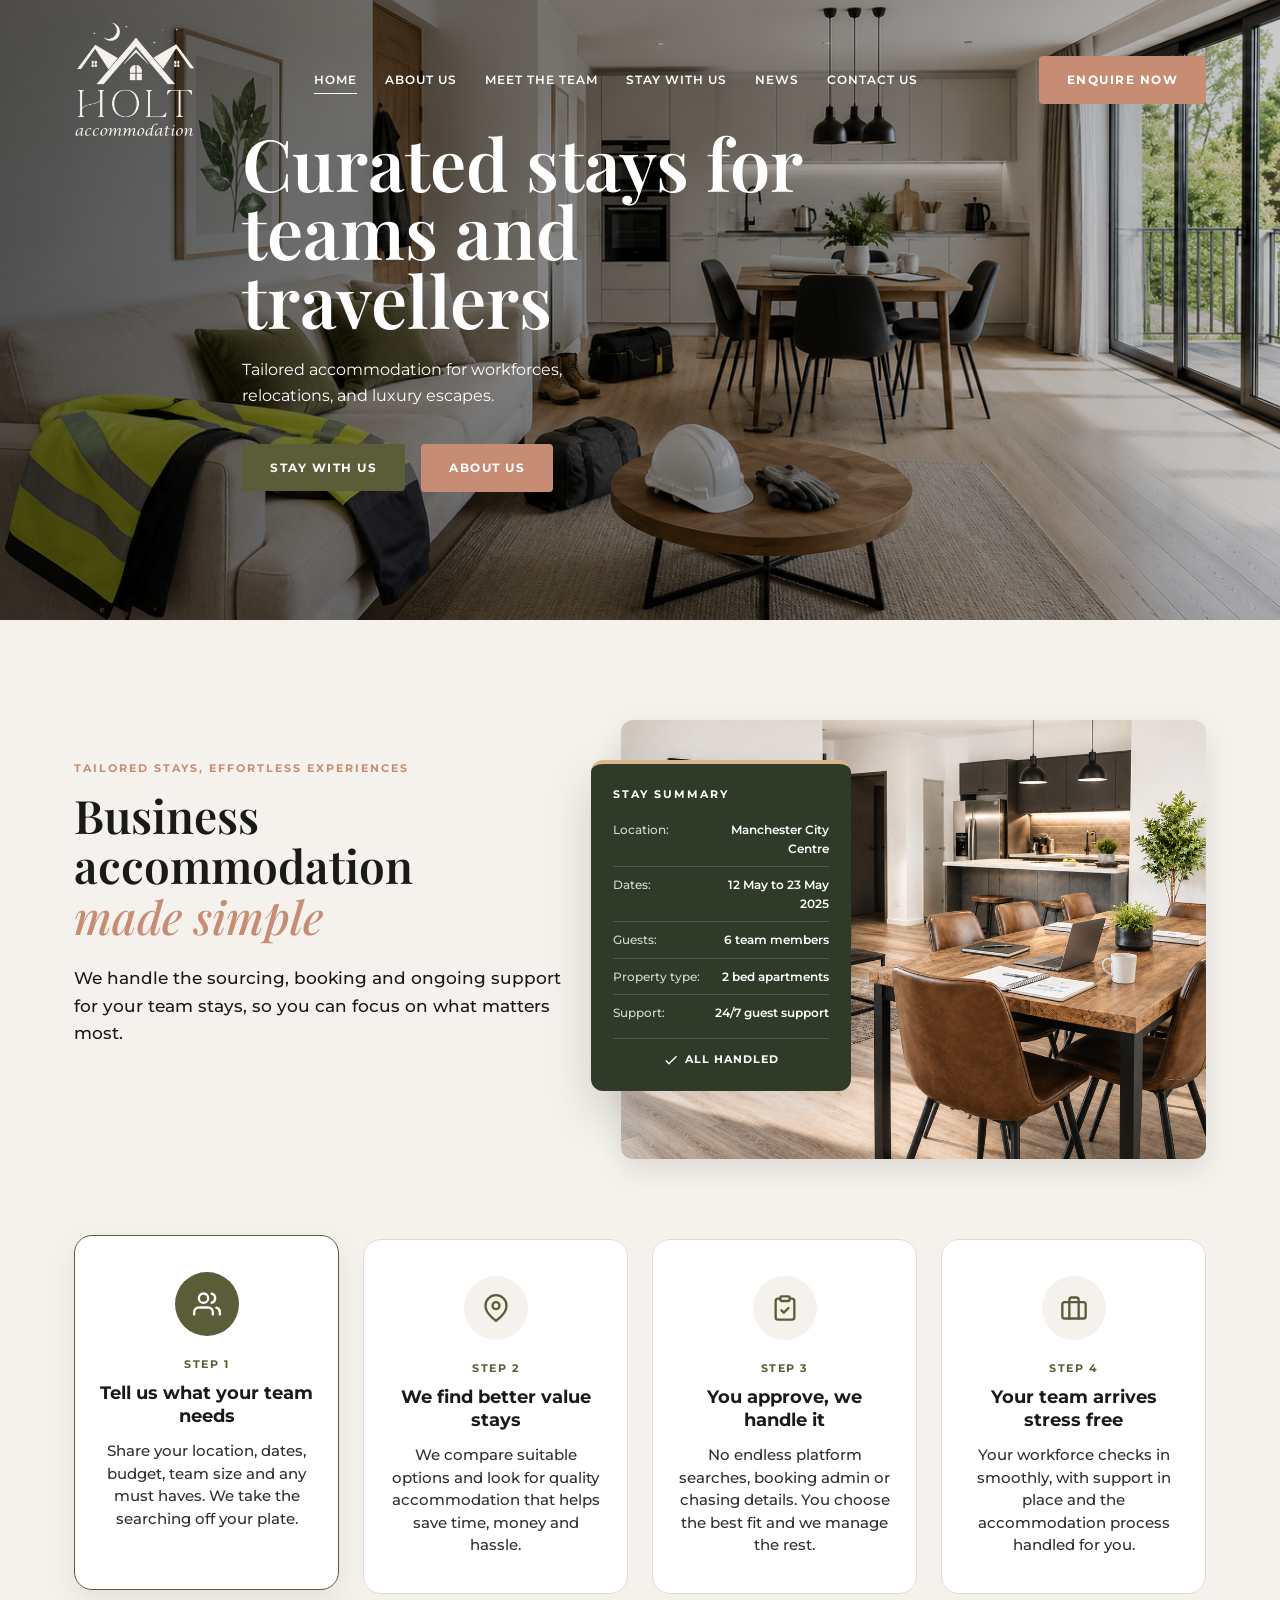
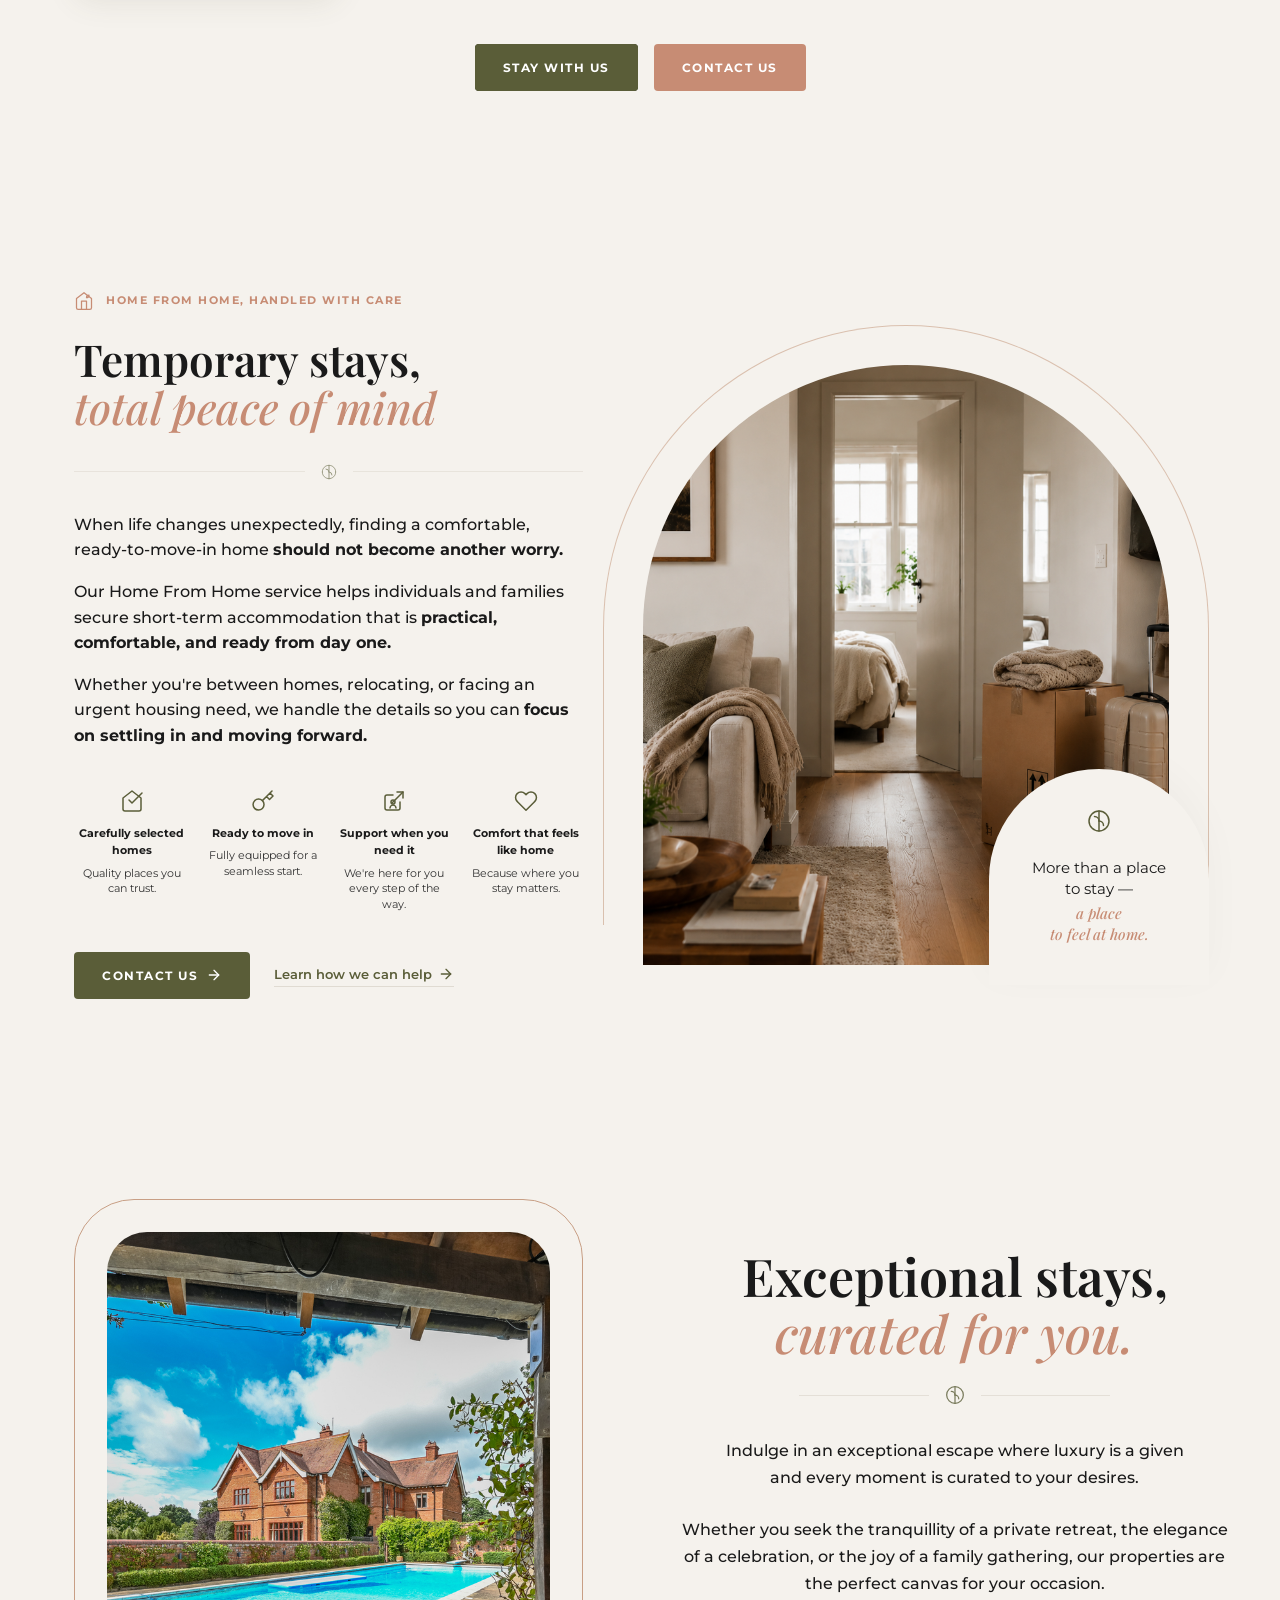
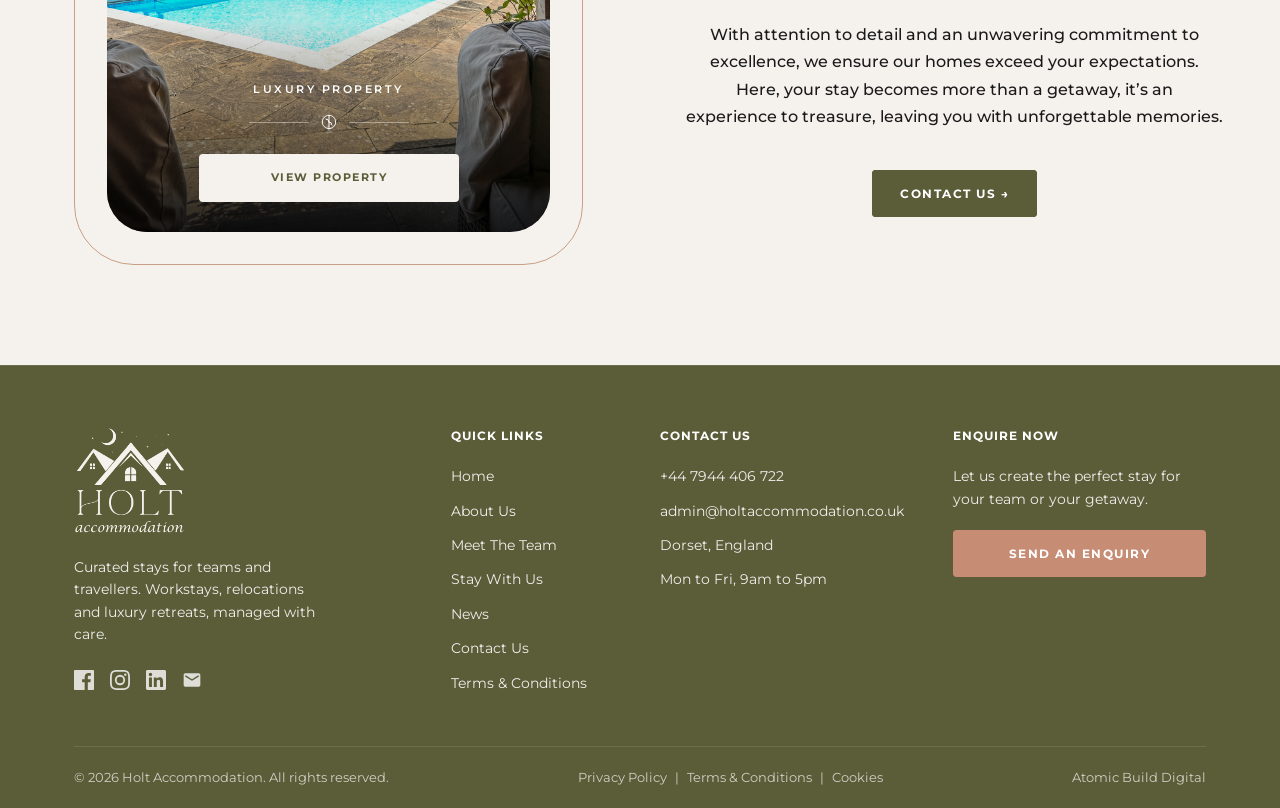
<file: index.html>
<!DOCTYPE html>
<html lang="en">
<head>
    <meta charset="UTF-8">
    <meta name="viewport" content="width=device-width, initial-scale=1.0">
    <title>Holt Accommodation</title>
    <link rel="preconnect" href="https://fonts.googleapis.com">
    <link rel="preconnect" href="https://fonts.gstatic.com" crossorigin>
    <link href="https://fonts.googleapis.com/css2?family=Montserrat:wght@400;500;600;700&family=Playfair+Display:wght@400;500;600;700&display=swap" rel="stylesheet">
    <link rel="stylesheet" href="styles.css">
</head>
<body>

    <header id="header" class="header">
        <div class="container header-container">
            <a href="index.html" class="logo">
                <img src="assets/images/logo.png" alt="Holt Accommodation Logo">
            </a>
            
            <nav class="nav-menu" id="navMenu">
                <ul class="nav-list">
                    <li><a href="index.html" class="nav-link active">Home</a></li>
                    <li><a href="aboutus.html" class="nav-link">About Us</a></li>
                    <li><a href="meettheteam.html" class="nav-link smooth-scroll">Meet The Team</a></li>
                    <li><a href="staywithus.html" class="nav-link">Stay With Us</a></li>
                    <li><a href="news.html" class="nav-link">News</a></li>
                    <li><a href="contactus.html" class="nav-link smooth-scroll">Contact Us</a></li>
                </ul>
                <a href="contactus.html" class="btn btn-terracotta mobile-enquire btn-pan-hover"><span>Enquire Now</span></a>
            </nav>
            
            <div class="header-right">
                <a href="contactus.html" class="btn btn-terracotta desktop-enquire btn-pan-hover"><span>Enquire Now</span></a>
                <button class="hamburger" id="hamburger" aria-label="Toggle Menu">
                    <span></span>
                    <span></span>
                    <span></span>
                </button>
            </div>
        </div>
    </header>

    <main>
        <section class="hero">
            <div class="hero-bg-wrapper">
                <img src="assets/images/idea 2.png" alt="Luxury accommodation interior" class="hero-bg">
            </div>
            <div class="hero-overlay"></div>
            
            <div class="container hero-container fade-in">
                <div class="hero-content">
                    <h1 class="hero-title">Curated stays for<br>teams and travellers</h1>
                    <p class="hero-desc">Tailored accommodation for workforces,<br>relocations, and luxury escapes.</p>
                    <div class="hero-buttons">
                        <a href="staywithus.html" class="btn btn-olive hero-btn btn-pan-hover cta-vibrate"><span>Stay With Us</span></a>
                        <a href="aboutus.html" class="btn btn-terracotta hero-btn">About Us</a>
                    </div>
                </div>
            </div>
        </section>

        <section id="about" class="business-simple section-padding">
            <div class="container">
                
                <div class="business-simple__top">
                    <div class="business-simple__intro js-reveal stagger-1">
                        <span class="label text-terracotta">TAILORED STAYS, EFFORTLESS EXPERIENCES</span>
                        <h2 class="section-title text-dark">Business accommodation<br><span class="italic-serif text-terracotta">made simple</span></h2>
                        <p class="body-text text-dark">We handle the sourcing, booking and ongoing support for your team stays, so you can focus on what matters most.</p>
                    </div>

                    <div class="business-simple__media js-reveal stagger-2">
                        <img src="assets/images/made simple.png" onerror="this.src='assets/images/deskchair.jpg'" alt="Premium business accommodation" class="rounded-image shadow-md business-simple__image-hover">
                        
                        <div class="stay-summary-float-wrapper js-reveal stagger-3">
                            <div class="stay-summary bg-forest">
                                <h4 class="summary-title text-white">STAY SUMMARY</h4>
                                <div class="summary-rows">
                                    <div class="summary-row">
                                        <span class="summary-label">Location:</span>
                                        <span class="summary-value">Manchester City Centre</span>
                                    </div>
                                    <div class="summary-row">
                                        <span class="summary-label">Dates:</span>
                                        <span class="summary-value">12 May to 23 May 2025</span>
                                    </div>
                                    <div class="summary-row">
                                        <span class="summary-label">Guests:</span>
                                        <span class="summary-value">6 team members</span>
                                    </div>
                                    <div class="summary-row">
                                        <span class="summary-label">Property type:</span>
                                        <span class="summary-value">2 bed apartments</span>
                                    </div>
                                    <div class="summary-row">
                                        <span class="summary-label">Support:</span>
                                        <span class="summary-value">24/7 guest support</span>
                                    </div>
                                </div>
                                <div class="summary-footer">
                                    <svg viewBox="0 0 24 24" width="16" height="16"><path fill="currentColor" d="M9 16.17L4.83 12l-1.42 1.41L9 19 21 7l-1.41-1.41z"/></svg>
                                    ALL HANDLED
                                </div>
                            </div>
                        </div>
                    </div>
                </div>

                <div class="business-simple__bottom">
                    <div class="business-simple__steps js-reveal stagger-4">
                        
                        <div class="business-simple__step is-active" tabindex="0">
                            <div class="step-icon">
                                <svg viewBox="0 0 24 24" width="28" height="28" fill="none" stroke="currentColor" stroke-width="2" stroke-linecap="round" stroke-linejoin="round">
                                    <path d="M17 21v-2a4 4 0 0 0-4-4H5a4 4 0 0 0-4 4v2"></path>
                                    <circle cx="9" cy="7" r="4"></circle>
                                    <path d="M23 21v-2a4 4 0 0 0-3-3.87"></path>
                                    <path d="M16 3.13a4 4 0 0 1 0 7.75"></path>
                                </svg>
                            </div>
                            <div class="step-content">
                                <span class="step-number">Step 1</span>
                                <h3 class="step-title">Tell us what your team needs</h3>
                                <p class="step-desc">Share your location, dates, budget, team size and any must haves. We take the searching off your plate.</p>
                            </div>
                        </div>

                        <div class="business-simple__step" tabindex="0">
                            <div class="step-icon">
                                <svg viewBox="0 0 24 24" width="28" height="28" fill="none" stroke="currentColor" stroke-width="2" stroke-linecap="round" stroke-linejoin="round">
                                    <path d="M21 10c0 7-9 13-9 13s-9-6-9-13a9 9 0 0 1 18 0z"></path>
                                    <circle cx="12" cy="10" r="3"></circle>
                                </svg>
                            </div>
                            <div class="step-content">
                                <span class="step-number">Step 2</span>
                                <h3 class="step-title">We find better value stays</h3>
                                <p class="step-desc">We compare suitable options and look for quality accommodation that helps save time, money and hassle.</p>
                            </div>
                        </div>

                        <div class="business-simple__step" tabindex="0">
                            <div class="step-icon">
                                <svg viewBox="0 0 24 24" width="28" height="28" fill="none" stroke="currentColor" stroke-width="2" stroke-linecap="round" stroke-linejoin="round">
                                    <path d="M16 4h2a2 2 0 0 1 2 2v14a2 2 0 0 1-2 2H6a2 2 0 0 1-2-2V6a2 2 0 0 1 2-2h2"></path>
                                    <rect x="8" y="2" width="8" height="4" rx="1" ry="1"></rect>
                                    <path d="M9 14l2 2 4-4"></path>
                                </svg>
                            </div>
                            <div class="step-content">
                                <span class="step-number">Step 3</span>
                                <h3 class="step-title">You approve, we handle it</h3>
                                <p class="step-desc">No endless platform searches, booking admin or chasing details. You choose the best fit and we manage the rest.</p>
                            </div>
                        </div>

                        <div class="business-simple__step" tabindex="0">
                            <div class="step-icon">
                                <svg viewBox="0 0 24 24" width="28" height="28" fill="none" stroke="currentColor" stroke-width="2" stroke-linecap="round" stroke-linejoin="round">
                                    <rect x="2" y="7" width="20" height="14" rx="2" ry="2"></rect>
                                    <path d="M16 21V5a2 2 0 0 0-2-2h-4a2 2 0 0 0-2 2v16"></path>
                                </svg>
                            </div>
                            <div class="step-content">
                                <span class="step-number">Step 4</span>
                                <h3 class="step-title">Your team arrives stress free</h3>
                                <p class="step-desc">Your workforce checks in smoothly, with support in place and the accommodation process handled for you.</p>
                            </div>
                        </div>

                    </div>

                    <div class="business-simple__actions js-reveal stagger-5">
                        <a href="corporatestays.html" class="btn btn-olive btn-pan-hover"><span>Stay With Us</span></a>
                        <a href="#contact" class="btn btn-terracotta smooth-scroll">Contact Us</a>
                    </div>
                </div>

            </div>
        </section>

        <section id="home-from-home" class="home-from-home section-padding js-reveal">
            <div class="container hfh-layout">
                <div class="hfh-content">
                    <div class="hfh-top-label">
                        <svg viewBox="0 0 24 24" width="20" height="20" fill="none" stroke="currentColor" stroke-width="1.5" stroke-linecap="round" stroke-linejoin="round">
                            <path d="M3 9l9-7 9 7v11a2 2 0 0 1-2 2H5a2 2 0 0 1-2-2z"></path>
                            <path d="M9 22V12h6v10"></path>
                            <path d="M15 8c2 0 3-1 3-3-2 0-3 1-3 3z" stroke="var(--terracotta)"></path>
                        </svg>
                        <span>HOME FROM HOME, HANDLED WITH CARE</span>
                    </div>

                    <h2 class="hfh-title font-serif">Temporary stays,<br><span class="italic-serif text-terracotta">total peace of mind</span></h2>
                    
                    <div class="hfh-divider">
                        <span class="hfh-line"></span>
                        <svg viewBox="0 0 24 24" width="16" height="16" fill="none" stroke="var(--olive)" stroke-width="1.5" stroke-linecap="round" stroke-linejoin="round">
                            <path d="M12 22c5.523 0 10-4.477 10-10S17.523 2 12 2 2 6.477 2 12s4.477 10 10 10z"></path>
                            <path d="M12 2v20"></path>
                            <path d="M12 12A4.5 4.5 0 0 0 7.5 7.5"></path>
                            <path d="M12 12a4.5 4.5 0 0 1 4.5 4.5"></path>
                        </svg>
                        <span class="hfh-line"></span>
                    </div>

                    <div class="hfh-text-content">
                        <p class="body-text">When life changes unexpectedly, finding a comfortable, ready-to-move-in home <strong>should not become another worry.</strong></p>
                        <p class="body-text">Our Home From Home service helps individuals and families secure short-term accommodation that is <strong>practical, comfortable, and ready from day one.</strong></p>
                        <p class="body-text">Whether you're between homes, relocating, or facing an urgent housing need, we handle the details so you can <strong>focus on settling in and moving forward.</strong></p>
                    </div>

                    <div class="hfh-benefits">
                        <div class="hfh-benefit">
                            <div class="hfh-icon-wrapper">
                                <svg viewBox="0 0 24 24" width="24" height="24" fill="none" stroke="currentColor" stroke-width="1.5" stroke-linecap="round" stroke-linejoin="round">
                                    <path d="M3 9l9-7 9 7v11a2 2 0 0 1-2 2H5a2 2 0 0 1-2-2z"></path>
                                    <polyline points="9 11 12 14 22 4"></polyline>
                                </svg>
                            </div>
                            <h4 class="hfh-benefit-title">Carefully selected homes</h4>
                            <p class="hfh-benefit-desc">Quality places you can trust.</p>
                        </div>
                        <div class="hfh-benefit">
                            <div class="hfh-icon-wrapper">
                                <svg viewBox="0 0 24 24" width="24" height="24" fill="none" stroke="currentColor" stroke-width="1.5" stroke-linecap="round" stroke-linejoin="round">
                                    <path d="M21 2l-2 2m-7.61 7.61a5.5 5.5 0 1 1-7.778 7.778 5.5 5.5 0 0 1 7.777-7.777zm0 0L15.5 7.5m0 0l3 3L22 7l-3-3m-3.5 3.5L19 4"></path>
                                </svg>
                            </div>
                            <h4 class="hfh-benefit-title">Ready to move in</h4>
                            <p class="hfh-benefit-desc">Fully equipped for a seamless start.</p>
                        </div>
                        <div class="hfh-benefit">
                            <div class="hfh-icon-wrapper">
                                <svg viewBox="0 0 24 24" width="24" height="24" fill="none" stroke="currentColor" stroke-width="1.5" stroke-linecap="round" stroke-linejoin="round">
                                    <path d="M18 13v6a2 2 0 0 1-2 2H5a2 2 0 0 1-2-2V8a2 2 0 0 1 2-2h6"></path>
                                    <polyline points="15 3 21 3 21 9"></polyline>
                                    <line x1="10" y1="14" x2="21" y2="3"></line>
                                    <path d="M14 19c0-1.5-1.5-3-3-3s-3 1.5-3 3"></path>
                                    <circle cx="11" cy="13" r="2"></circle>
                                </svg>
                            </div>
                            <h4 class="hfh-benefit-title">Support when you need it</h4>
                            <p class="hfh-benefit-desc">We're here for you every step of the way.</p>
                        </div>
                        <div class="hfh-benefit">
                            <div class="hfh-icon-wrapper">
                                <svg viewBox="0 0 24 24" width="24" height="24" fill="none" stroke="currentColor" stroke-width="1.5" stroke-linecap="round" stroke-linejoin="round">
                                    <path d="M20.84 4.61a5.5 5.5 0 0 0-7.78 0L12 5.67l-1.06-1.06a5.5 5.5 0 0 0-7.78 7.78l1.06 1.06L12 21.23l7.78-7.78 1.06-1.06a5.5 5.5 0 0 0 0-7.78z"></path>
                                </svg>
                            </div>
                            <h4 class="hfh-benefit-title">Comfort that feels like home</h4>
                            <p class="hfh-benefit-desc">Because where you stay matters.</p>
                        </div>
                    </div>

                    <div class="hfh-actions">
                        <a href="#contact" class="btn btn-olive smooth-scroll">
                            CONTACT US 
                            <svg viewBox="0 0 24 24" width="16" height="16" fill="none" stroke="currentColor" stroke-width="2" stroke-linecap="round" stroke-linejoin="round" style="margin-left: 8px;">
                                <line x1="5" y1="12" x2="19" y2="12"></line>
                                <polyline points="12 5 19 12 12 19"></polyline>
                            </svg>
                        </a>
                        <a href="aboutus.html" class="hfh-text-link">
                            Learn how we can help
                            <svg viewBox="0 0 24 24" width="16" height="16" fill="none" stroke="currentColor" stroke-width="2" stroke-linecap="round" stroke-linejoin="round">
                                <line x1="5" y1="12" x2="19" y2="12"></line>
                                <polyline points="12 5 19 12 12 19"></polyline>
                            </svg>
                        </a>
                    </div>
                </div>

                <div class="hfh-media">
                    <div class="hfh-arch-stroke"></div>
                    <div class="hfh-image-inner">
                        <img src="assets/images/homeforhome.png" alt="Home From Home comfortable interior" onerror="this.src='assets/images/idea 2.png'">
                    </div>
                    <div class="hfh-badge">
                        <svg class="hfh-badge-icon" viewBox="0 0 24 24" width="24" height="24" fill="none" stroke="var(--olive)" stroke-width="1.5" stroke-linecap="round" stroke-linejoin="round">
                            <path d="M12 22c5.523 0 10-4.477 10-10S17.523 2 12 2 2 6.477 2 12s4.477 10 10 10z"></path>
                            <path d="M12 2v20"></path>
                            <path d="M12 12A4.5 4.5 0 0 0 7.5 7.5"></path>
                            <path d="M12 12a4.5 4.5 0 0 1 4.5 4.5"></path>
                        </svg>
                        <p class="hfh-badge-text">
                            More than a place<br>to stay &mdash;<br>
                            <span class="italic-serif text-terracotta">a place<br>to feel at home.</span>
                        </p>
                    </div>
                </div>
            </div>
        </section>

        <section id="luxury-curated" class="luxury-curated section-padding js-reveal">
            <div class="container luxury-layout">
                <div class="luxury-media">
                    <div class="luxury-card-outer">
                        <div class="luxury-image-inner">
                            <div class="luxury-image-slider" aria-label="Luxury property image gallery">
                                <img src="assets/images/GCG-15.jpg" alt="Luxury property exterior with pool" class="luxury-slide is-active" onerror="this.src='assets/images/idea 2.png'">
                                <img src="assets/images/GCG-36.jpg" alt="Elegant luxury property interior" class="luxury-slide" onerror="this.src='assets/images/idea 2.png'">
                                <img src="assets/images/GCG-7.jpg" alt="Curated luxury retreat space" class="luxury-slide" onerror="this.src='assets/images/idea 2.png'">
                            </div>
                            <div class="luxury-overlay">
                                <span class="luxury-label">LUXURY PROPERTY</span>
                                <div class="luxury-divider-small">
                                    <span class="luxury-line-small"></span>
                                    <svg viewBox="0 0 24 24" width="16" height="16" fill="none" stroke="currentColor" stroke-width="1.5" stroke-linecap="round" stroke-linejoin="round">
                                        <path d="M12 22c5.523 0 10-4.477 10-10S17.523 2 12 2 2 6.477 2 12s4.477 10 10 10z"></path>
                                        <path d="M12 2v20"></path>
                                        <path d="M12 12A4.5 4.5 0 0 0 7.5 7.5"></path>
                                        <path d="M12 12a4.5 4.5 0 0 1 4.5 4.5"></path>
                                    </svg>
                                    <span class="luxury-line-small"></span>
                                </div>
                                <a href="https://www.airbnb.co.uk/rooms/844637034900788827" target="_blank" rel="noopener noreferrer" class="btn luxury-btn-white">VIEW PROPERTY</a>
                            </div>
                        </div>
                    </div>
                </div>
                
                <div class="luxury-content text-center">
                    <h2 class="luxury-title font-serif">Exceptional stays,<br><span class="italic-serif text-terracotta">curated for you.</span></h2>
                    
                    <div class="luxury-divider">
                        <span class="luxury-line"></span>
                        <svg viewBox="0 0 24 24" width="20" height="20" fill="none" stroke="currentColor" stroke-width="1.5" stroke-linecap="round" stroke-linejoin="round">
                            <path d="M12 22c5.523 0 10-4.477 10-10S17.523 2 12 2 2 6.477 2 12s4.477 10 10 10z"></path>
                            <path d="M12 2v20"></path>
                            <path d="M12 12A4.5 4.5 0 0 0 7.5 7.5"></path>
                            <path d="M12 12a4.5 4.5 0 0 1 4.5 4.5"></path>
                        </svg>
                        <span class="luxury-line"></span>
                    </div>

                    <div class="luxury-text">
                        <p class="body-text">Indulge in an exceptional escape where luxury is a given<br class="desktop-only">and every moment is curated to your desires.</p>
                        <p class="body-text">Whether you seek the tranquillity of a private retreat, the elegance<br class="desktop-only">of a celebration, or the joy of a family gathering, our properties are<br class="desktop-only">the perfect canvas for your occasion.</p>
                        <p class="body-text">With attention to detail and an unwavering commitment to<br class="desktop-only">excellence, we ensure our homes exceed your expectations.<br class="desktop-only">Here, your stay becomes more than a getaway, it’s an<br class="desktop-only">experience to treasure, leaving you with unforgettable memories.</p>
                    </div>

                    <a href="#contact" class="btn btn-olive luxury-contact-btn btn-pan-hover smooth-scroll"><span>CONTACT US &rarr;</span></a>
                </div>
            </div>
        </section>

    </main>

    <footer id="contact" class="footer bg-olive text-white js-reveal">
        <div class="container">
            <div class="footer-grid">
                <div class="footer-col">
                    <img src="assets/images/logo.png" alt="Holt Accommodation Logo" class="footer-logo">
                    <p class="footer-desc">Curated stays for teams and travellers. Workstays, relocations and luxury retreats, managed with care.</p>
                    <div class="social-links">
                        <a href="#" aria-label="Facebook"><svg viewBox="0 0 24 24" width="20" height="20"><path fill="currentColor" d="M22.675 0H1.325C.593 0 0 .593 0 1.325v21.351C0 23.407.593 24 1.325 24H12.82v-9.294H9.692v-3.622h3.128V8.413c0-3.1 1.893-4.788 4.659-4.788 1.325 0 2.463.099 2.795.143v3.24l-1.918.001c-1.504 0-1.795.715-1.795 1.763v2.313h3.587l-.467 3.622h-3.12V24h6.116c.73 0 1.323-.593 1.323-1.325V1.325C24 .593 23.407 0 22.675 0z"/></svg></a>
                        <a href="#" aria-label="Instagram"><svg viewBox="0 0 24 24" width="20" height="20"><path fill="currentColor" d="M12 2.163c3.204 0 3.584.012 4.85.07 3.252.148 4.771 1.691 4.919 4.919.058 1.265.069 1.645.069 4.849 0 3.205-.012 3.584-.069 4.849-.149 3.225-1.664 4.771-4.919 4.919-1.266.058-1.644.07-4.85.07-3.204 0-3.584-.012-4.849-.07-3.26-.149-4.771-1.699-4.919-4.92-.058-1.265-.07-1.644-.07-4.849 0-3.204.013-3.583.07-4.849.149-3.227 1.664-4.771 4.919-4.919 1.266-.057 1.645-.069 4.849-.069zM12 0C8.741 0 8.333.014 7.053.072 2.695.272.273 2.69.073 7.052.014 8.333 0 8.741 0 12c0 3.259.014 3.668.072 4.948.2 4.358 2.618 6.78 6.98 6.98C8.333 23.986 8.741 24 12 24c3.259 0 3.668-.014 4.948-.072 4.354-.2 6.782-2.618 6.979-6.98.059-1.28.073-1.689.073-4.948 0-3.259-.014-3.667-.072-4.947-.196-4.354-2.617-6.78-6.979-6.98C15.668.014 15.259 0 12 0zm0 5.838a6.162 6.162 0 100 12.324 6.162 6.162 0 000-12.324zM12 16a4 4 0 110-8 4 4 0 010 8zm6.406-11.845a1.44 1.44 0 100 2.881 1.44 1.44 0 000-2.881z"/></svg></a>
                        <a href="#" aria-label="LinkedIn"><svg viewBox="0 0 24 24" width="20" height="20"><path fill="currentColor" d="M20.447 20.452h-3.554v-5.569c0-1.328-.027-3.037-1.852-3.037-1.853 0-2.136 1.445-2.136 2.939v5.667H9.351V9h3.414v1.561h.046c.477-.9 1.637-1.85 3.37-1.85 3.601 0 4.267 2.37 4.267 5.455v6.286zM5.337 7.433c-1.144 0-2.063-.926-2.063-2.065 0-1.138.92-2.063 2.063-2.063 1.14 0 2.064.925 2.064 2.063 0 1.139-.925 2.065-2.064 2.065zm1.782 13.019H3.555V9h3.564v11.452zM22.225 0H1.771C.792 0 0 .774 0 1.729v20.542C0 23.227.792 24 1.771 24h20.451C23.2 24 24 23.227 24 22.271V1.729C24 .774 23.2 0 22.225 0z"/></svg></a>
                        <a href="#" aria-label="Email"><svg viewBox="0 0 24 24" width="20" height="20"><path fill="currentColor" d="M20 4H4c-1.1 0-1.99.9-1.99 2L2 18c0 1.1.9 2 2 2h16c1.1 0 2-.9 2-2V6c0-1.1-.9-2-2-2zm0 4l-8 5-8-5V6l8 5 8-5v2z"/></svg></a>
                    </div>
                </div>
                
                <div class="footer-col">
                    <h4 class="footer-heading">Quick Links</h4>
                    <ul class="footer-links">
                        <li><a href="index.html">Home</a></li>
                        <li><a href="aboutus.html">About Us</a></li>
                        <li><a href="#trust" class="smooth-scroll">Meet The Team</a></li>
                        <li><a href="staywithus.html">Stay With Us</a></li>
                        <li><a href="news.html">News</a></li>
                        <li><a href="contactus.html" class="smooth-scroll">Contact Us</a></li>
                        <li><a href="terms.html">Terms & Conditions</a></li>
                    </ul>
                </div>

                <div class="footer-col">
                    <h4 class="footer-heading">Contact Us</h4>
                    <ul class="footer-contact">
                        <li>+44 7944 406 722</li>
                        <li>admin@holtaccommodation.co.uk</li>
                        <li>Dorset, England</li>
                        <li>Mon to Fri, 9am to 5pm</li>
                    </ul>
                </div>

                <div class="footer-col" id="enquire">
                    <h4 class="footer-heading">Enquire Now</h4>
                    <p class="footer-text">Let us create the perfect stay for your team or your getaway.</p>
                    <a href="contactus.html" class="btn btn-terracotta btn-full footer-enquire-btn btn-pan-hover"><span>Send An Enquiry</span></a>
                </div>
            </div>

            <div class="footer-bottom">
                <p>&copy; 2026 Holt Accommodation. All rights reserved.</p>
                <p class="footer-legal">
                    <a href="#">Privacy Policy</a> | 
                    <a href="#">Terms & Conditions</a> | 
                    <a href="#">Cookies</a>
                </p>
                <p>Atomic Build Digital</p>
            </div>
        </div>
    </footer>

    <script src="script.js"></script>
</body>
</html>
</file>
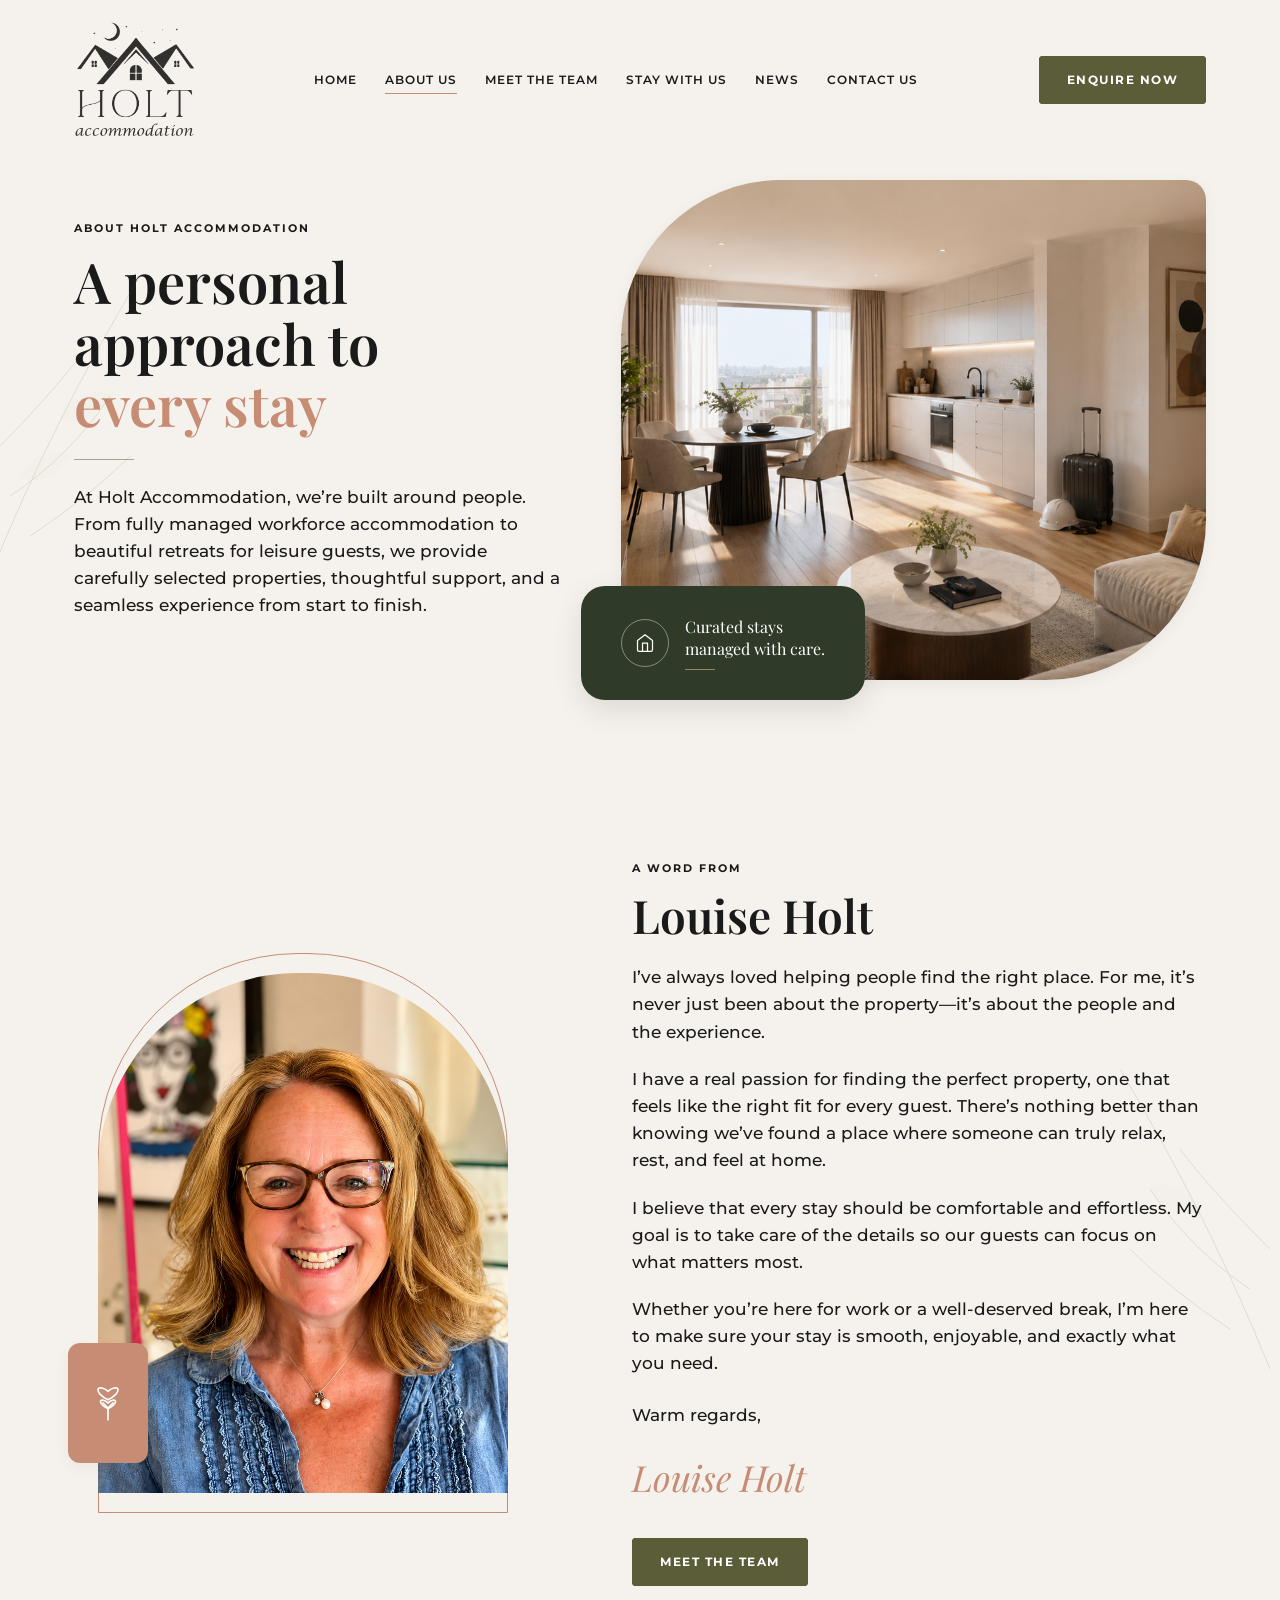
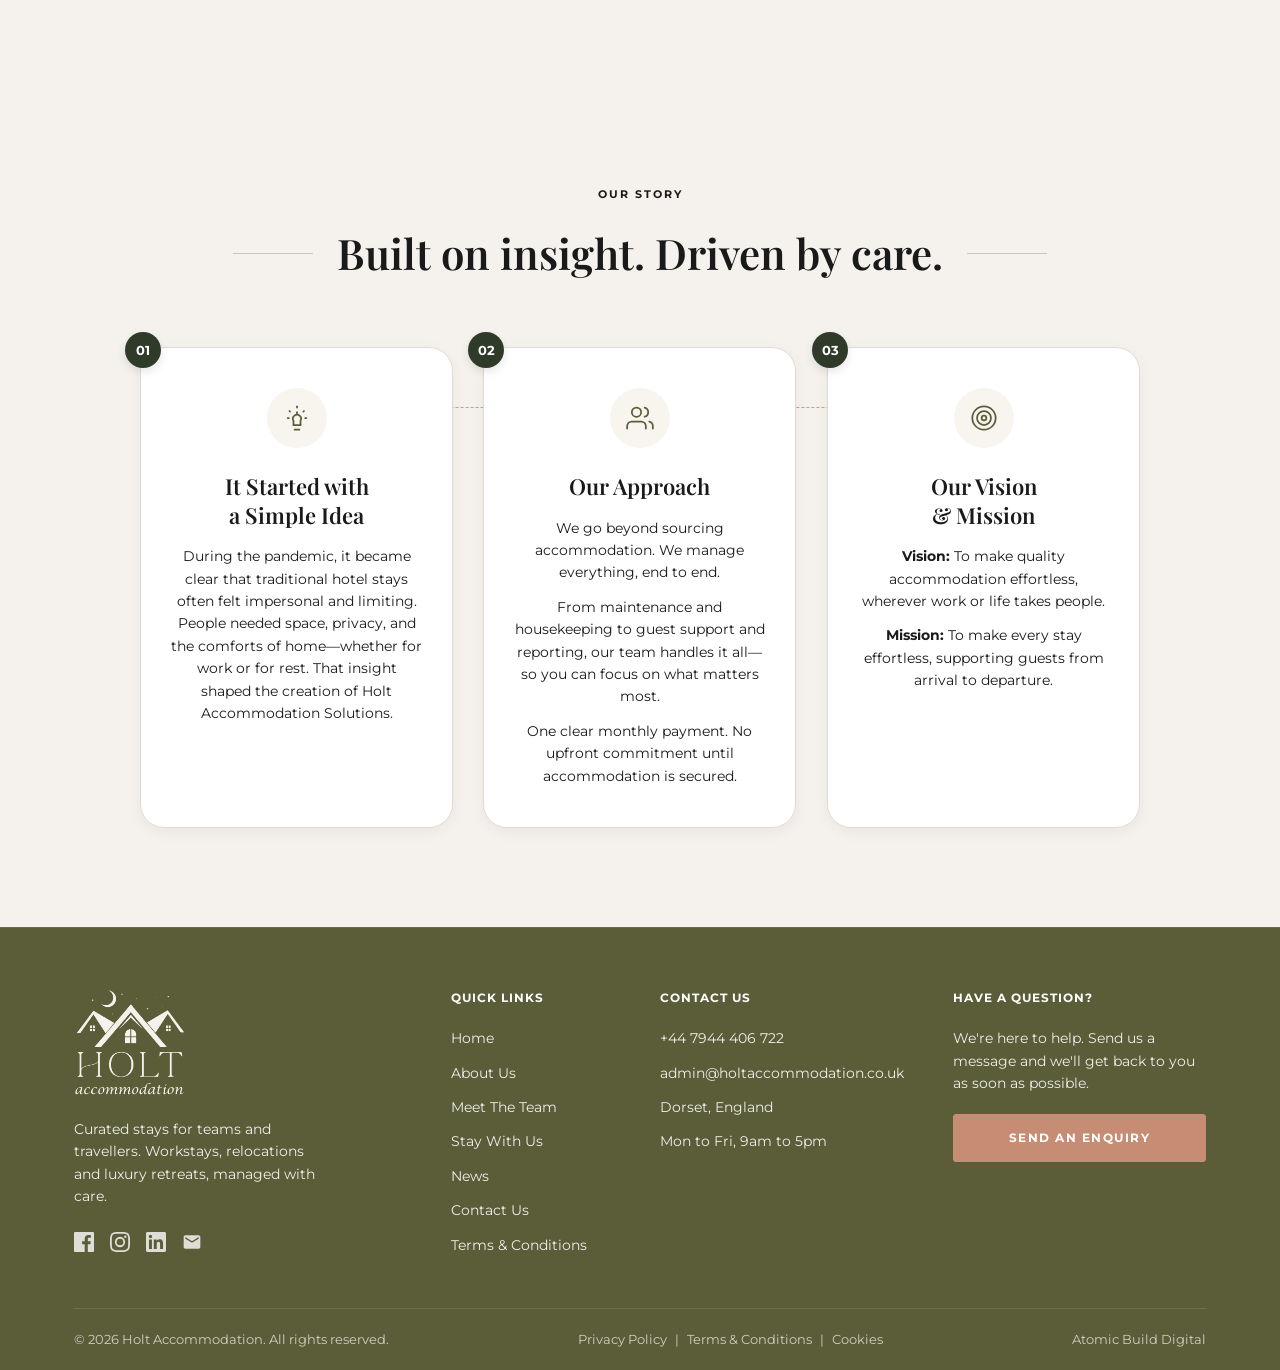
<file: aboutus.html>
<!DOCTYPE html>
<html lang="en">
<head>
    <meta charset="UTF-8">
    <meta name="viewport" content="width=device-width, initial-scale=1.0">
    <title>About Us | Holt Accommodation</title>
    <link rel="preconnect" href="https://fonts.googleapis.com">
    <link rel="preconnect" href="https://fonts.gstatic.com" crossorigin>
    <link href="https://fonts.googleapis.com/css2?family=Montserrat:wght@400;500;600;700&family=Playfair+Display:wght@400;500;600;700;800;i&display=swap" rel="stylesheet">
    <link rel="stylesheet" href="styles.css">
</head>
<body class="aboutus-page">

    <header id="header" class="header">
        <div class="container header-container">
            <a href="index.html" class="logo">
                <img src="assets/images/logo.png" alt="Holt Accommodation Logo">
            </a>
            
            <nav class="nav-menu" id="navMenu">
                <ul class="nav-list">
                    <li><a href="index.html" class="nav-link">Home</a></li>
                    <li><a href="aboutus.html" class="nav-link active">About Us</a></li>
                    <li><a href="meettheteam.html" class="nav-link smooth-scroll">Meet The Team</a></li>
                    <li><a href="staywithus.html" class="nav-link">Stay With Us</a></li>
                    <li><a href="news.html" class="nav-link">News</a></li>
                    <li><a href="contactus.html" class="nav-link smooth-scroll">Contact Us</a></li>
                </ul>
                <a href="contactus.html" class="btn btn-olive mobile-enquire btn-pan-hover"><span>Enquire Now</span></a>
            </nav>
            
            <div class="header-right">
                <a href="contactus.html" class="btn btn-olive desktop-enquire btn-pan-hover"><span>Enquire Now</span></a>
                <button class="hamburger" id="hamburger" aria-label="Toggle Menu">
                    <span></span>
                    <span></span>
                    <span></span>
                </button>
            </div>
        </div>
    </header>

    <main>
        <section class="about-hero js-reveal">
            <div class="container about-hero-layout">
                
                <div class="about-hero-content stagger-1">
                    <span class="label text-grey">ABOUT HOLT ACCOMMODATION</span>
                    <h1 class="hero-main-title font-serif">
                        A personal<br>approach to<br><span class="text-terracotta">every stay</span>
                    </h1>
                    <div class="hero-short-line"></div>
                    <p class="body-text">At Holt Accommodation, we’re built around people. From fully managed workforce accommodation to beautiful retreats for leisure guests, we provide carefully selected properties, thoughtful support, and a seamless experience from start to finish.</p>
                </div>
                
                <div class="about-hero-image-wrapper stagger-2">
                    <img src="assets/images/staywithus2.png" onerror="this.src='assets/images/idea 2.png'" alt="Beautiful interior living space" class="hero-arch-img">
                    
                    <div class="hero-floating-card js-reveal stagger-3">
                        <div class="hero-floating-icon">
                            <svg viewBox="0 0 24 24" fill="none" stroke="currentColor" stroke-width="1.5" stroke-linecap="round" stroke-linejoin="round">
                                <path d="M3 9l9-7 9 7v11a2 2 0 0 1-2 2H5a2 2 0 0 1-2-2z"></path>
                                <polyline points="9 22 9 12 15 12 15 22"></polyline>
                            </svg>
                        </div>
                        <div class="hero-floating-text">
                            Curated stays<br>managed with care.
                            <div class="hero-floating-line"></div>
                        </div>
                    </div>
                </div>

                <div class="hero-botanical-left">
                    <svg viewBox="0 0 150 300" fill="none" stroke="var(--olive)" stroke-width="1" opacity="0.15">
                        <path d="M0 300 Q60 150 150 0 M20 220 Q80 180 120 120 M0 180 Q60 120 90 80 M40 260 Q100 220 140 180" stroke-linecap="round" stroke-linejoin="round"/>
                        <path d="M70 140 C 80 120, 110 110, 120 120 C 110 140, 80 150, 70 140" fill="var(--olive)" opacity="0.1"/>
                        <path d="M30 200 C 40 180, 70 170, 80 180 C 70 200, 40 210, 30 200" fill="var(--olive)" opacity="0.1"/>
                    </svg>
                </div>

            </div>
        </section>

        <section class="about-louise js-reveal">
            <div class="container about-louise-layout">
                
                <div class="about-louise-image-col stagger-1">
                    <div class="louise-arch-container">
                        <div class="louise-arch-outline"></div>
                        <img src="assets/images/Louise.png" onerror="this.src='assets/images/idea 2.png'" alt="Louise Holt" class="louise-img">
                        
                        <div class="louise-leaf-card js-reveal stagger-2">
                            <svg viewBox="0 0 24 24" fill="none" stroke="var(--white)" stroke-width="1" stroke-linecap="round" stroke-linejoin="round">
                                <path d="M12 22v-7l-3-3m3 3l3-3m-3-7c-2-2-6-3-6-1s2 4 6 6c4-2 6-4 6-6s-4-1-6 1z"></path>
                                <path d="M12 12c-1.5-1.5-4.5-2.5-4.5-1s1.5 3 4.5 4.5c3-1.5 4.5-3 4.5-4.5s-3-.5-4.5 1z"></path>
                            </svg>
                        </div>
                    </div>
                </div>

                <div class="about-louise-text-col stagger-3">
                    <span class="label text-grey">A WORD FROM</span>
                    <h2 class="section-title font-serif mb-6">Louise Holt</h2>
                    
                    <p class="body-text">I’ve always loved helping people find the right place. For me, it’s never just been about the property—it’s about the people and the experience.</p>
                    <p class="body-text">I have a real passion for finding the perfect property, one that feels like the right fit for every guest. There’s nothing better than knowing we’ve found a place where someone can truly relax, rest, and feel at home.</p>
                    <p class="body-text">I believe that every stay should be comfortable and effortless. My goal is to take care of the details so our guests can focus on what matters most.</p>
                    <p class="body-text mb-6">Whether you’re here for work or a well-deserved break, I’m here to make sure your stay is smooth, enjoyable, and exactly what you need.</p>
                    
                    <p class="body-text">Warm regards,</p>
                    <div class="louise-signature">Louise Holt</div>
                    
                    <div class="louise-buttons">
                        <a href="meettheteam.html" class="btn btn-olive btn-pan-hover"><span>Meet The Team</span></a>
                        
                    </div>
                </div>

                <div class="louise-botanical-right">
                    <svg viewBox="0 0 150 300" fill="none" stroke="var(--olive)" stroke-width="1" opacity="0.15">
                        <path d="M150 300 Q90 150 0 0 M130 220 Q70 180 30 120 M150 180 Q90 120 60 80 M110 260 Q50 220 10 180" stroke-linecap="round" stroke-linejoin="round"/>
                        <path d="M80 140 C 70 120, 40 110, 30 120 C 40 140, 70 150, 80 140" fill="var(--olive)" opacity="0.1"/>
                    </svg>
                </div>

            </div>
        </section>

        <section id="our-story" class="about-story js-reveal section-padding">
            <div class="container">
                <div class="story-header text-center stagger-1">
                    <span class="label text-grey">OUR STORY</span>
                    <div class="story-heading-wrap">
                        <span class="story-heading-line"></span>
                        <h2 class="font-serif story-main-heading">Built on insight. Driven by care.</h2>
                        <span class="story-heading-line"></span>
                    </div>
                </div>

                <div class="story-cards-container">
                    <div class="story-timeline-connector desktop-only"></div>
                    
                    <div class="story-cards-grid">
                        
                        <div class="story-card js-reveal stagger-2">
                            <div class="story-card-badge">01</div>
                            <div class="story-card-icon-wrap">
                                <svg viewBox="0 0 24 24" width="28" height="28" fill="none" stroke="currentColor" stroke-width="1.5" stroke-linecap="round" stroke-linejoin="round">
                                    <path d="M9 18h6"></path>
                                    <path d="M10 22h4"></path>
                                    <path d="M12 2v1"></path>
                                    <path d="M12 7v1"></path>
                                    <path d="M4 12h1"></path>
                                    <path d="M19 12h1"></path>
                                    <path d="M17.5 6.5l.5-.5"></path>
                                    <path d="M6 6.5l-.5-.5"></path>
                                    <path d="M15 18v-3.5a3.5 3.5 0 1 0-6 0V18"></path>
                                </svg>
                            </div>
                            <h3 class="font-serif story-card-title">It Started with<br>a Simple Idea</h3>
                            <p class="story-card-text">During the pandemic, it became clear that traditional hotel stays often felt impersonal and limiting. People needed space, privacy, and the comforts of home—whether for work or for rest. That insight shaped the creation of Holt Accommodation Solutions.</p>
                        </div>

                        <div class="story-card js-reveal stagger-3">
                            <div class="story-card-badge">02</div>
                            <div class="story-card-icon-wrap">
                                <svg viewBox="0 0 24 24" width="28" height="28" fill="none" stroke="currentColor" stroke-width="1.5" stroke-linecap="round" stroke-linejoin="round">
                                    <path d="M17 21v-2a4 4 0 0 0-4-4H5a4 4 0 0 0-4 4v2"></path>
                                    <circle cx="9" cy="7" r="4"></circle>
                                    <path d="M23 21v-2a4 4 0 0 0-3-3.87"></path>
                                    <path d="M16 3.13a4 4 0 0 1 0 7.75"></path>
                                </svg>
                            </div>
                            <h3 class="font-serif story-card-title">Our Approach</h3>
                            <p class="story-card-text">We go beyond sourcing accommodation. We manage everything, end to end.</p>
                            <p class="story-card-text">From maintenance and housekeeping to guest support and reporting, our team handles it all—so you can focus on what matters most.</p>
                            <p class="story-card-text">One clear monthly payment. No upfront commitment until accommodation is secured.</p>
                        </div>

                        <div class="story-card js-reveal stagger-4">
                            <div class="story-card-badge">03</div>
                            <div class="story-card-icon-wrap">
                                <svg viewBox="0 0 24 24" width="28" height="28" fill="none" stroke="currentColor" stroke-width="1.5" stroke-linecap="round" stroke-linejoin="round">
                                    <circle cx="12" cy="12" r="10"></circle>
                                    <circle cx="12" cy="12" r="6"></circle>
                                    <circle cx="12" cy="12" r="2"></circle>
                                </svg>
                            </div>
                            <h3 class="font-serif story-card-title">Our Vision<br>& Mission</h3>
                            <p class="story-card-text"><strong>Vision:</strong> To make quality accommodation effortless, wherever work or life takes people.</p>
                            <p class="story-card-text"><strong>Mission:</strong> To make every stay effortless, supporting guests from arrival to departure.</p>
                        </div>

                    </div>
                </div>
            </div>
        </section>

        

    </main>

    <footer id="contact" class="footer bg-olive text-white js-reveal">
        <div class="container">
            <div class="footer-grid">
                <div class="footer-col">
                    <img src="assets/images/logo.png" alt="Holt Accommodation Logo" class="footer-logo">
                    <p class="footer-desc">Curated stays for teams and travellers. Workstays, relocations and luxury retreats, managed with care.</p>
                    <div class="social-links">
                        <a href="#" aria-label="Facebook"><svg viewBox="0 0 24 24" width="20" height="20"><path fill="currentColor" d="M22.675 0H1.325C.593 0 0 .593 0 1.325v21.351C0 23.407.593 24 1.325 24H12.82v-9.294H9.692v-3.622h3.128V8.413c0-3.1 1.893-4.788 4.659-4.788 1.325 0 2.463.099 2.795.143v3.24l-1.918.001c-1.504 0-1.795.715-1.795 1.763v2.313h3.587l-.467 3.622h-3.12V24h6.116c.73 0 1.323-.593 1.323-1.325V1.325C24 .593 23.407 0 22.675 0z"/></svg></a>
                        <a href="#" aria-label="Instagram"><svg viewBox="0 0 24 24" width="20" height="20"><path fill="currentColor" d="M12 2.163c3.204 0 3.584.012 4.85.07 3.252.148 4.771 1.691 4.919 4.919.058 1.265.069 1.645.069 4.849 0 3.205-.012 3.584-.069 4.849-.149 3.225-1.664 4.771-4.919 4.919-1.266.058-1.644.07-4.85.07-3.204 0-3.584-.012-4.849-.07-3.26-.149-4.771-1.699-4.919-4.92-.058-1.265-.07-1.644-.07-4.849 0-3.204.013-3.583.07-4.849.149-3.227 1.664-4.771 4.919-4.919 1.266-.057 1.645-.069 4.849-.069zM12 0C8.741 0 8.333.014 7.053.072 2.695.272.273 2.69.073 7.052.014 8.333 0 8.741 0 12c0 3.259.014 3.668.072 4.948.2 4.358 2.618 6.78 6.98 6.98C8.333 23.986 8.741 24 12 24c3.259 0 3.668-.014 4.948-.072 4.354-.2 6.782-2.618 6.979-6.98.059-1.28.073-1.689.073-4.948 0-3.259-.014-3.667-.072-4.947-.196-4.354-2.617-6.78-6.979-6.98C15.668.014 15.259 0 12 0zm0 5.838a6.162 6.162 0 100 12.324 6.162 6.162 0 000-12.324zM12 16a4 4 0 110-8 4 4 0 010 8zm6.406-11.845a1.44 1.44 0 100 2.881 1.44 1.44 0 000-2.881z"/></svg></a>
                        <a href="#" aria-label="LinkedIn"><svg viewBox="0 0 24 24" width="20" height="20"><path fill="currentColor" d="M20.447 20.452h-3.554v-5.569c0-1.328-.027-3.037-1.852-3.037-1.853 0-2.136 1.445-2.136 2.939v5.667H9.351V9h3.414v1.561h.046c.477-.9 1.637-1.85 3.37-1.85 3.601 0 4.267 2.37 4.267 5.455v6.286zM5.337 7.433c-1.144 0-2.063-.926-2.063-2.065 0-1.138.92-2.063 2.063-2.063 1.14 0 2.064.925 2.064 2.063 0 1.139-.925 2.065-2.064 2.065zm1.782 13.019H3.555V9h3.564v11.452zM22.225 0H1.771C.792 0 0 .774 0 1.729v20.542C0 23.227.792 24 1.771 24h20.451C23.2 24 24 23.227 24 22.271V1.729C24 .774 23.2 0 22.225 0z"/></svg></a>
                        <a href="#" aria-label="Email"><svg viewBox="0 0 24 24" width="20" height="20"><path fill="currentColor" d="M20 4H4c-1.1 0-1.99.9-1.99 2L2 18c0 1.1.9 2 2 2h16c1.1 0 2-.9 2-2V6c0-1.1-.9-2-2-2zm0 4l-8 5-8-5V6l8 5 8-5v2z"/></svg></a>
                    </div>
                </div>
                
                <div class="footer-col">
                    <h4 class="footer-heading">Quick Links</h4>
                    <ul class="footer-links">
                        <li><a href="index.html">Home</a></li>
                        <li><a href="aboutus.html">About Us</a></li>
                        <li><a href="index.html#trust" class="smooth-scroll">Meet The Team</a></li>
                        <li><a href="staywithus.html">Stay With Us</a></li>
                        <li><a href="news.html">News</a></li>
                        <li><a href="contactus.html" class="smooth-scroll">Contact Us</a></li>
                        <li><a href="terms.html">Terms & Conditions</a></li>
                    </ul>
                </div>

                <div class="footer-col">
                    <h4 class="footer-heading">Contact Us</h4>
                    <ul class="footer-contact">
                        <li>+44 7944 406 722</li>
                        <li>admin@holtaccommodation.co.uk</li>
                        <li>Dorset, England</li>
                        <li>Mon to Fri, 9am to 5pm</li>
                    </ul>
                </div>

                <div class="footer-col" id="enquire">
                    <h4 class="footer-heading">Have a question?</h4>
                    <p class="footer-text">We're here to help. Send us a message and we'll get back to you as soon as possible.</p>
                    <a href="contactus.html" class="btn btn-terracotta btn-full footer-enquire-btn btn-pan-hover" style="background-color: var(--beige); color: var(--white);"><span>Send An Enquiry</span></a>
                </div>
            </div>

            <div class="footer-bottom">
                <p>&copy; 2026 Holt Accommodation. All rights reserved.</p>
                <p class="footer-legal">
                    <a href="#">Privacy Policy</a> | 
                    <a href="#">Terms & Conditions</a> | 
                    <a href="#">Cookies</a>
                </p>
                <p>Atomic Build Digital</p>
            </div>
        </div>
    </footer>

    <script src="script.js"></script>
</body>
</html>
</file>
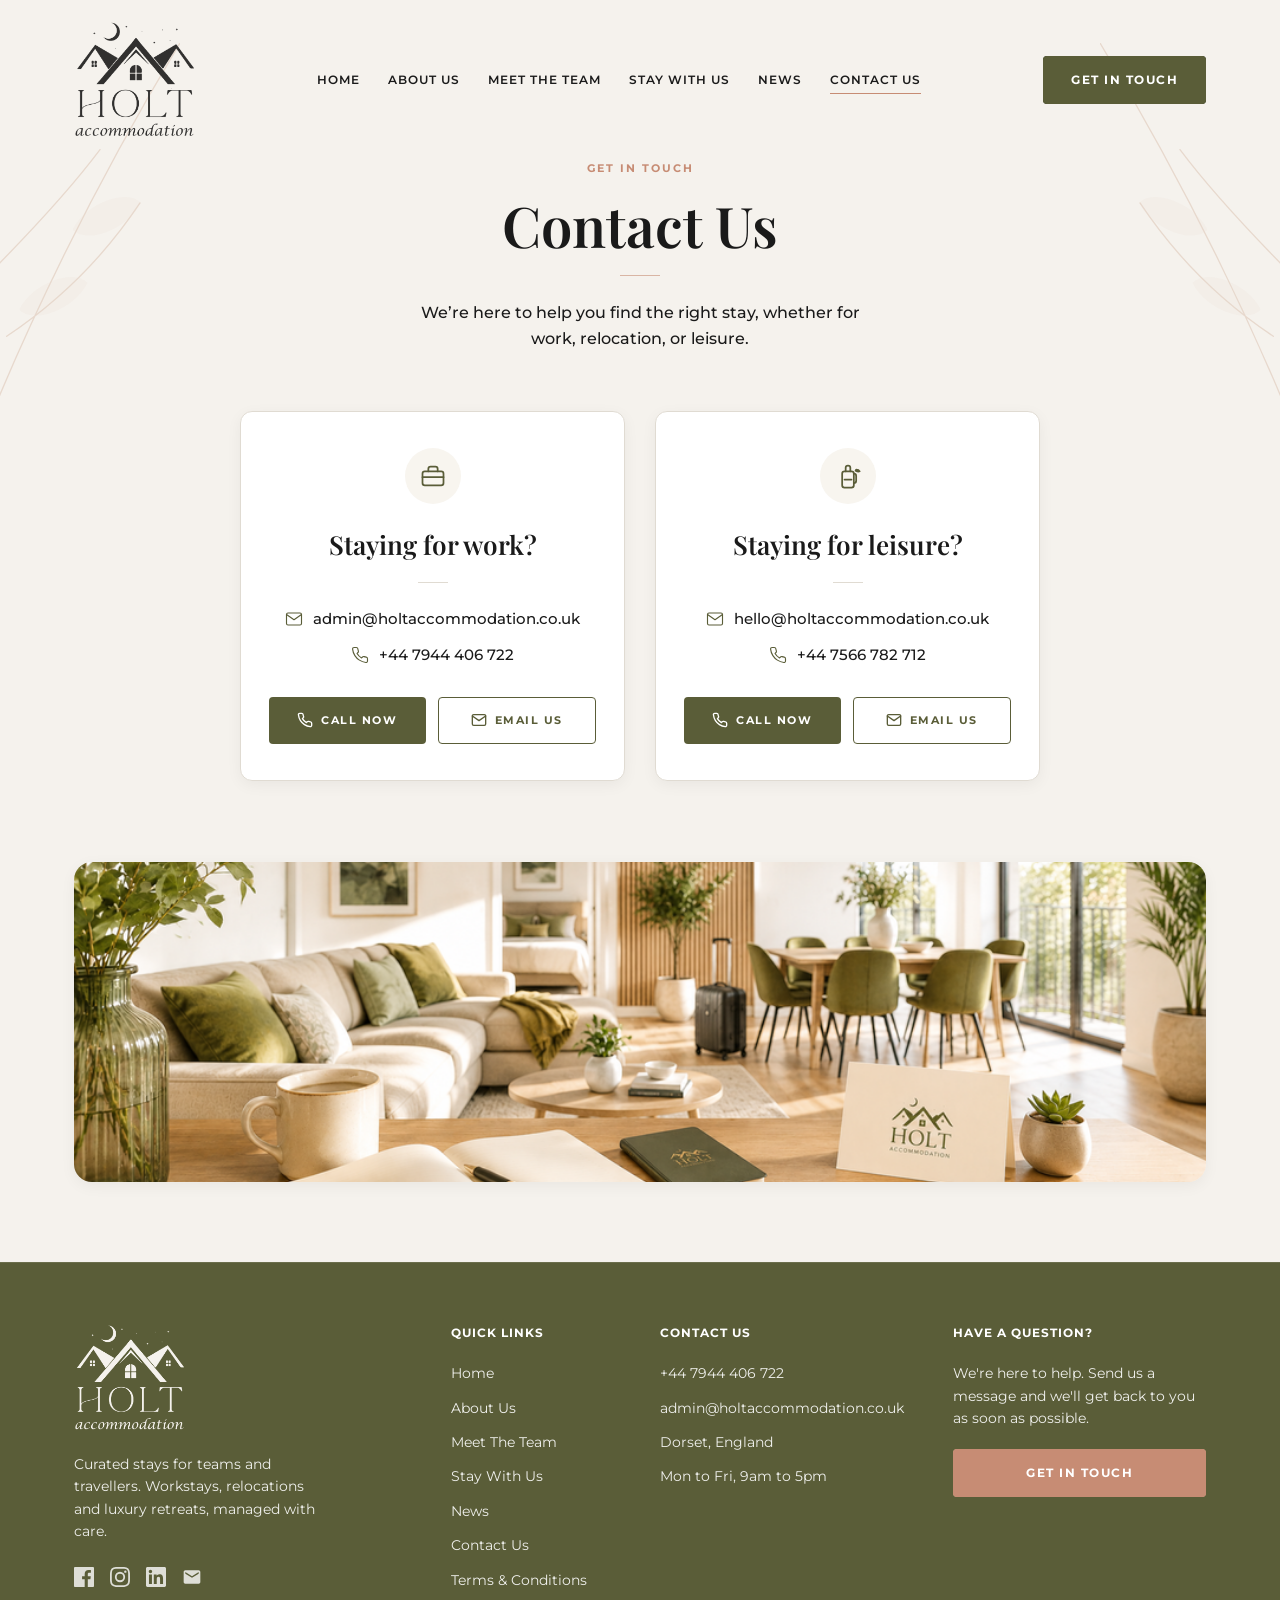
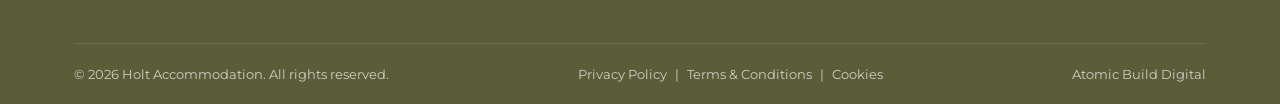
<file: contactus.html>
<!DOCTYPE html>
<html lang="en">
<head>
    <meta charset="UTF-8">
    <meta name="viewport" content="width=device-width, initial-scale=1.0">
    <title>Contact Us | Holt Accommodation</title>
    <link rel="preconnect" href="https://fonts.googleapis.com">
    <link rel="preconnect" href="https://fonts.gstatic.com" crossorigin>
    <link href="https://fonts.googleapis.com/css2?family=Montserrat:wght@400;500;600;700&family=Playfair+Display:wght@400;500;600;700;800;i&display=swap" rel="stylesheet">
    <link rel="stylesheet" href="styles.css">
</head>
<body class="contact-page">

    <header id="header" class="header">
        <div class="container header-container">
            <a href="index.html" class="logo">
                <img src="assets/images/logo.png" alt="Holt Accommodation Logo">
            </a>
            
            <nav class="nav-menu" id="navMenu">
                <ul class="nav-list">
                    <li><a href="index.html" class="nav-link">Home</a></li>
                    <li><a href="aboutus.html" class="nav-link">About Us</a></li>
                    <li><a href="meettheteam.html" class="nav-link">Meet The Team</a></li>
                    <li><a href="staywithus.html" class="nav-link">Stay With Us</a></li>
                    <li><a href="news.html" class="nav-link">News</a></li>
                    <li><a href="contactus.html" class="nav-link active">Contact Us</a></li>
                </ul>
                <a href="contactus.html" class="btn btn-olive mobile-enquire btn-pan-hover"><span>GET IN TOUCH</span></a>
            </nav>
            
            <div class="header-right">
                <a href="contactus.html" class="btn btn-olive desktop-enquire btn-pan-hover"><span>GET IN TOUCH</span></a>
                <button class="hamburger" id="hamburger" aria-label="Toggle Menu">
                    <span></span>
                    <span></span>
                    <span></span>
                </button>
            </div>
        </div>
    </header>

    <main>
        <section class="contact-hero section-padding">
            <div class="contact-botanical contact-botanical-left">
                <svg viewBox="0 0 150 300" fill="none" stroke="var(--beige)" stroke-width="1" opacity="0.3">
                    <path d="M0 300 Q60 150 150 0 M20 220 Q80 180 120 120 M0 180 Q60 120 90 80" stroke-linecap="round" stroke-linejoin="round"/>
                    <path d="M70 140 C 80 120, 110 110, 120 120 C 110 140, 80 150, 70 140" fill="var(--beige)" opacity="0.15"/>
                    <path d="M30 200 C 40 180, 70 170, 80 180 C 70 200, 40 210, 30 200" fill="var(--beige)" opacity="0.15"/>
                </svg>
            </div>
            
            <div class="contact-botanical contact-botanical-right">
                <svg viewBox="0 0 150 300" fill="none" stroke="var(--beige)" stroke-width="1" opacity="0.3">
                    <path d="M150 300 Q90 150 0 0 M130 220 Q70 180 30 120 M150 180 Q90 120 60 80" stroke-linecap="round" stroke-linejoin="round"/>
                    <path d="M80 140 C 70 120, 40 110, 30 120 C 40 140, 70 150, 80 140" fill="var(--beige)" opacity="0.15"/>
                    <path d="M120 200 C 110 180, 80 170, 70 180 C 80 200, 110 210, 120 200" fill="var(--beige)" opacity="0.15"/>
                </svg>
            </div>

            <div class="container contact-hero-content text-center js-reveal stagger-1">
                <span class="contact-label">GET IN TOUCH</span>
                <h1 class="contact-title font-serif">Contact Us</h1>
                
                <div class="contact-hero-divider"></div>
                
                <p class="contact-subtitle body-text">We’re here to help you find the right stay, whether for work, relocation, or leisure.</p>
            </div>
        </section>

        <section class="contact-cards-section">
            <div class="container">
                <div class="contact-cards-grid">
                    
                    <div class="contact-card js-reveal stagger-2" tabindex="0">
                        <div class="contact-card-icon">
                            <svg viewBox="0 0 24 24" width="28" height="28" fill="none" stroke="currentColor" stroke-width="1.5" stroke-linecap="round" stroke-linejoin="round">
                                <rect x="3" y="8" width="18" height="12" rx="2" ry="2"></rect>
                                <path d="M8 8V6a2 2 0 0 1 2-2h4a2 2 0 0 1 2 2v2"></path>
                                <line x1="3" y1="13" x2="21" y2="13"></line>
                            </svg>
                        </div>
                        <h2 class="contact-card-title font-serif">Staying for work?</h2>
                        
                        <div class="contact-card-divider"></div>

                        <div class="contact-info-list">
                            <div class="contact-info-item">
                                <svg viewBox="0 0 24 24" width="18" height="18" fill="none" stroke="var(--olive)" stroke-width="1.5" stroke-linecap="round" stroke-linejoin="round">
                                    <path d="M4 4h16c1.1 0 2 .9 2 2v12c0 1.1-.9 2-2 2H4c-1.1 0-2-.9-2-2V6c0-1.1.9-2 2-2z"></path>
                                    <polyline points="22,6 12,13 2,6"></polyline>
                                </svg>
                                <span>admin@holtaccommodation.co.uk</span>
                            </div>
                            <div class="contact-info-item">
                                <svg viewBox="0 0 24 24" width="18" height="18" fill="none" stroke="var(--olive)" stroke-width="1.5" stroke-linecap="round" stroke-linejoin="round">
                                    <path d="M22 16.92v3a2 2 0 0 1-2.18 2 19.79 19.79 0 0 1-8.63-3.07 19.5 19.5 0 0 1-6-6 19.79 19.79 0 0 1-3.07-8.67A2 2 0 0 1 4.11 2h3a2 2 0 0 1 2 1.72 12.84 12.84 0 0 0 .7 2.81 2 2 0 0 1-.45 2.11L8.09 9.91a16 16 0 0 0 6 6l1.27-1.27a2 2 0 0 1 2.11-.45 12.84 12.84 0 0 0 2.81.7A2 2 0 0 1 22 16.92z"></path>
                                </svg>
                                <span>+44 7944 406 722</span>
                            </div>
                        </div>

                        <div class="contact-btn-group">
                            <a href="tel:+447944406722" class="btn contact-btn-solid">
                                <svg viewBox="0 0 24 24" width="16" height="16" fill="none" stroke="currentColor" stroke-width="2" stroke-linecap="round" stroke-linejoin="round"><path d="M22 16.92v3a2 2 0 0 1-2.18 2 19.79 19.79 0 0 1-8.63-3.07 19.5 19.5 0 0 1-6-6 19.79 19.79 0 0 1-3.07-8.67A2 2 0 0 1 4.11 2h3a2 2 0 0 1 2 1.72 12.84 12.84 0 0 0 .7 2.81 2 2 0 0 1-.45 2.11L8.09 9.91a16 16 0 0 0 6 6l1.27-1.27a2 2 0 0 1 2.11-.45 12.84 12.84 0 0 0 2.81.7A2 2 0 0 1 22 16.92z"></path></svg>
                                CALL NOW
                            </a>
                            <a href="mailto:admin@holtaccommodation.co.uk?subject=Work stay enquiry" class="btn contact-btn-outline">
                                <svg viewBox="0 0 24 24" width="16" height="16" fill="none" stroke="currentColor" stroke-width="2" stroke-linecap="round" stroke-linejoin="round"><path d="M4 4h16c1.1 0 2 .9 2 2v12c0 1.1-.9 2-2 2H4c-1.1 0-2-.9-2-2V6c0-1.1.9-2 2-2z"></path><polyline points="22,6 12,13 2,6"></polyline></svg>
                                EMAIL US
                            </a>
                        </div>
                    </div>

                    <div class="contact-card js-reveal stagger-3" tabindex="0">
                        <div class="contact-card-icon">
                            <svg viewBox="0 0 24 24" width="28" height="28" fill="none" stroke="currentColor" stroke-width="1.5" stroke-linecap="round" stroke-linejoin="round">
                                <rect x="7" y="8" width="10" height="14" rx="2" ry="2"></rect>
                                <path d="M10 8V5a2 2 0 0 1 2-2v0a2 2 0 0 1 2 2v3"></path>
                                <path d="M15 15H9"></path>
                                <path d="M17 18a2 2 0 0 0 2-2v-4a2 2 0 0 0-2-2"></path>
                                <path d="M18.5 7.5 C19.5 8 21 8.5 22 8 C21.5 7 20 6.5 19 6.5 Z"></path>
                            </svg>
                        </div>
                        <h2 class="contact-card-title font-serif">Staying for leisure?</h2>
                        
                        <div class="contact-card-divider"></div>

                        <div class="contact-info-list">
                            <div class="contact-info-item">
                                <svg viewBox="0 0 24 24" width="18" height="18" fill="none" stroke="var(--olive)" stroke-width="1.5" stroke-linecap="round" stroke-linejoin="round">
                                    <path d="M4 4h16c1.1 0 2 .9 2 2v12c0 1.1-.9 2-2 2H4c-1.1 0-2-.9-2-2V6c0-1.1.9-2 2-2z"></path>
                                    <polyline points="22,6 12,13 2,6"></polyline>
                                </svg>
                                <span>hello@holtaccommodation.co.uk</span>
                            </div>
                            <div class="contact-info-item">
                                <svg viewBox="0 0 24 24" width="18" height="18" fill="none" stroke="var(--olive)" stroke-width="1.5" stroke-linecap="round" stroke-linejoin="round">
                                    <path d="M22 16.92v3a2 2 0 0 1-2.18 2 19.79 19.79 0 0 1-8.63-3.07 19.5 19.5 0 0 1-6-6 19.79 19.79 0 0 1-3.07-8.67A2 2 0 0 1 4.11 2h3a2 2 0 0 1 2 1.72 12.84 12.84 0 0 0 .7 2.81 2 2 0 0 1-.45 2.11L8.09 9.91a16 16 0 0 0 6 6l1.27-1.27a2 2 0 0 1 2.11-.45 12.84 12.84 0 0 0 2.81.7A2 2 0 0 1 22 16.92z"></path>
                                </svg>
                                <span>+44 7566 782 712</span>
                            </div>
                        </div>

                        <div class="contact-btn-group">
                            <a href="tel:+447566782712" class="btn contact-btn-solid">
                                <svg viewBox="0 0 24 24" width="16" height="16" fill="none" stroke="currentColor" stroke-width="2" stroke-linecap="round" stroke-linejoin="round"><path d="M22 16.92v3a2 2 0 0 1-2.18 2 19.79 19.79 0 0 1-8.63-3.07 19.5 19.5 0 0 1-6-6 19.79 19.79 0 0 1-3.07-8.67A2 2 0 0 1 4.11 2h3a2 2 0 0 1 2 1.72 12.84 12.84 0 0 0 .7 2.81 2 2 0 0 1-.45 2.11L8.09 9.91a16 16 0 0 0 6 6l1.27-1.27a2 2 0 0 1 2.11-.45 12.84 12.84 0 0 0 2.81.7A2 2 0 0 1 22 16.92z"></path></svg>
                                CALL NOW
                            </a>
                            <a href="mailto:hello@holtaccommodation.co.uk?subject=Leisure stay enquiry" class="btn contact-btn-outline">
                                <svg viewBox="0 0 24 24" width="16" height="16" fill="none" stroke="currentColor" stroke-width="2" stroke-linecap="round" stroke-linejoin="round"><path d="M4 4h16c1.1 0 2 .9 2 2v12c0 1.1-.9 2-2 2H4c-1.1 0-2-.9-2-2V6c0-1.1.9-2 2-2z"></path><polyline points="22,6 12,13 2,6"></polyline></svg>
                                EMAIL US
                            </a>
                        </div>
                    </div>

                </div>
            </div>
        </section>

        <section class="contact-image-section section-padding js-reveal">
            <div class="container">
                <div class="contact-image-wrapper">
                    <img src="assets/images/contact image.png" onerror="this.src='assets/images/idea 2.png'" alt="Luxurious stay with Holt Accommodation">
                </div>
            </div>
        </section>
    </main>

    <footer id="contact" class="footer bg-olive text-white js-reveal">
        <div class="container">
            <div class="footer-grid">
                <div class="footer-col">
                    <img src="assets/images/logo.png" alt="Holt Accommodation Logo" class="footer-logo">
                    <p class="footer-desc">Curated stays for teams and travellers. Workstays, relocations and luxury retreats, managed with care.</p>
                    <div class="social-links">
                        <a href="#" aria-label="Facebook"><svg viewBox="0 0 24 24" width="20" height="20"><path fill="currentColor" d="M22.675 0H1.325C.593 0 0 .593 0 1.325v21.351C0 23.407.593 24 1.325 24H12.82v-9.294H9.692v-3.622h3.128V8.413c0-3.1 1.893-4.788 4.659-4.788 1.325 0 2.463.099 2.795.143v3.24l-1.918.001c-1.504 0-1.795.715-1.795 1.763v2.313h3.587l-.467 3.622h-3.12V24h6.116c.73 0 1.323-.593 1.323-1.325V1.325C24 .593 23.407 0 22.675 0z"/></svg></a>
                        <a href="#" aria-label="Instagram"><svg viewBox="0 0 24 24" width="20" height="20"><path fill="currentColor" d="M12 2.163c3.204 0 3.584.012 4.85.07 3.252.148 4.771 1.691 4.919 4.919.058 1.265.069 1.645.069 4.849 0 3.205-.012 3.584-.069 4.849-.149 3.225-1.664 4.771-4.919 4.919-1.266.058-1.644.07-4.85.07-3.204 0-3.584-.012-4.849-.07-3.26-.149-4.771-1.699-4.919-4.92-.058-1.265-.07-1.644-.07-4.849 0-3.204.013-3.583.07-4.849.149-3.227 1.664-4.771 4.919-4.919 1.266-.057 1.645-.069 4.849-.069zM12 0C8.741 0 8.333.014 7.053.072 2.695.272.273 2.69.073 7.052.014 8.333 0 8.741 0 12c0 3.259.014 3.668.072 4.948.2 4.358 2.618 6.78 6.98 6.98C8.333 23.986 8.741 24 12 24c3.259 0 3.668-.014 4.948-.072 4.354-.2 6.782-2.618 6.979-6.98.059-1.28.073-1.689.073-4.948 0-3.259-.014-3.667-.072-4.947-.196-4.354-2.617-6.78-6.979-6.98C15.668.014 15.259 0 12 0zm0 5.838a6.162 6.162 0 100 12.324 6.162 6.162 0 000-12.324zM12 16a4 4 0 110-8 4 4 0 010 8zm6.406-11.845a1.44 1.44 0 100 2.881 1.44 1.44 0 000-2.881z"/></svg></a>
                        <a href="#" aria-label="LinkedIn"><svg viewBox="0 0 24 24" width="20" height="20"><path fill="currentColor" d="M20.447 20.452h-3.554v-5.569c0-1.328-.027-3.037-1.852-3.037-1.853 0-2.136 1.445-2.136 2.939v5.667H9.351V9h3.414v1.561h.046c.477-.9 1.637-1.85 3.37-1.85 3.601 0 4.267 2.37 4.267 5.455v6.286zM5.337 7.433c-1.144 0-2.063-.926-2.063-2.065 0-1.138.92-2.063 2.063-2.063 1.14 0 2.064.925 2.064 2.063 0 1.139-.925 2.065-2.064 2.065zm1.782 13.019H3.555V9h3.564v11.452zM22.225 0H1.771C.792 0 0 .774 0 1.729v20.542C0 23.227.792 24 1.771 24h20.451C23.2 24 24 23.227 24 22.271V1.729C24 .774 23.2 0 22.225 0z"/></svg></a>
                        <a href="#" aria-label="Email"><svg viewBox="0 0 24 24" width="20" height="20"><path fill="currentColor" d="M20 4H4c-1.1 0-1.99.9-1.99 2L2 18c0 1.1.9 2 2 2h16c1.1 0 2-.9 2-2V6c0-1.1-.9-2-2-2zm0 4l-8 5-8-5V6l8 5 8-5v2z"/></svg></a>
                    </div>
                </div>
                
                <div class="footer-col">
                    <h4 class="footer-heading">Quick Links</h4>
                    <ul class="footer-links">
                        <li><a href="index.html">Home</a></li>
                        <li><a href="aboutus.html">About Us</a></li>
                        <li><a href="meettheteam.html">Meet The Team</a></li>
                        <li><a href="staywithus.html">Stay With Us</a></li>
                        <li><a href="news.html">News</a></li>
                        <li><a href="contactus.html">Contact Us</a></li>
                        <li><a href="terms.html">Terms & Conditions</a></li>
                    </ul>
                </div>

                <div class="footer-col">
                    <h4 class="footer-heading">Contact Us</h4>
                    <ul class="footer-contact">
                        <li>+44 7944 406 722</li>
                        <li>admin@holtaccommodation.co.uk</li>
                        <li>Dorset, England</li>
                        <li>Mon to Fri, 9am to 5pm</li>
                    </ul>
                </div>

                <div class="footer-col" id="enquire">
                    <h4 class="footer-heading">Have a question?</h4>
                    <p class="footer-text">We're here to help. Send us a message and we'll get back to you as soon as possible.</p>
                    <a href="contactus.html" class="btn btn-terracotta btn-full footer-enquire-btn btn-pan-hover" style="background-color: var(--beige); color: var(--white);"><span>GET IN TOUCH</span></a>
                </div>
            </div>

            <div class="footer-bottom">
                <p>&copy; 2026 Holt Accommodation. All rights reserved.</p>
                <p class="footer-legal">
                    <a href="#">Privacy Policy</a> | 
                    <a href="#">Terms & Conditions</a> | 
                    <a href="#">Cookies</a>
                </p>
                <p>Atomic Build Digital</p>
            </div>
        </div>
    </footer>

    <script src="script.js"></script>
</body>
</html>
</file>
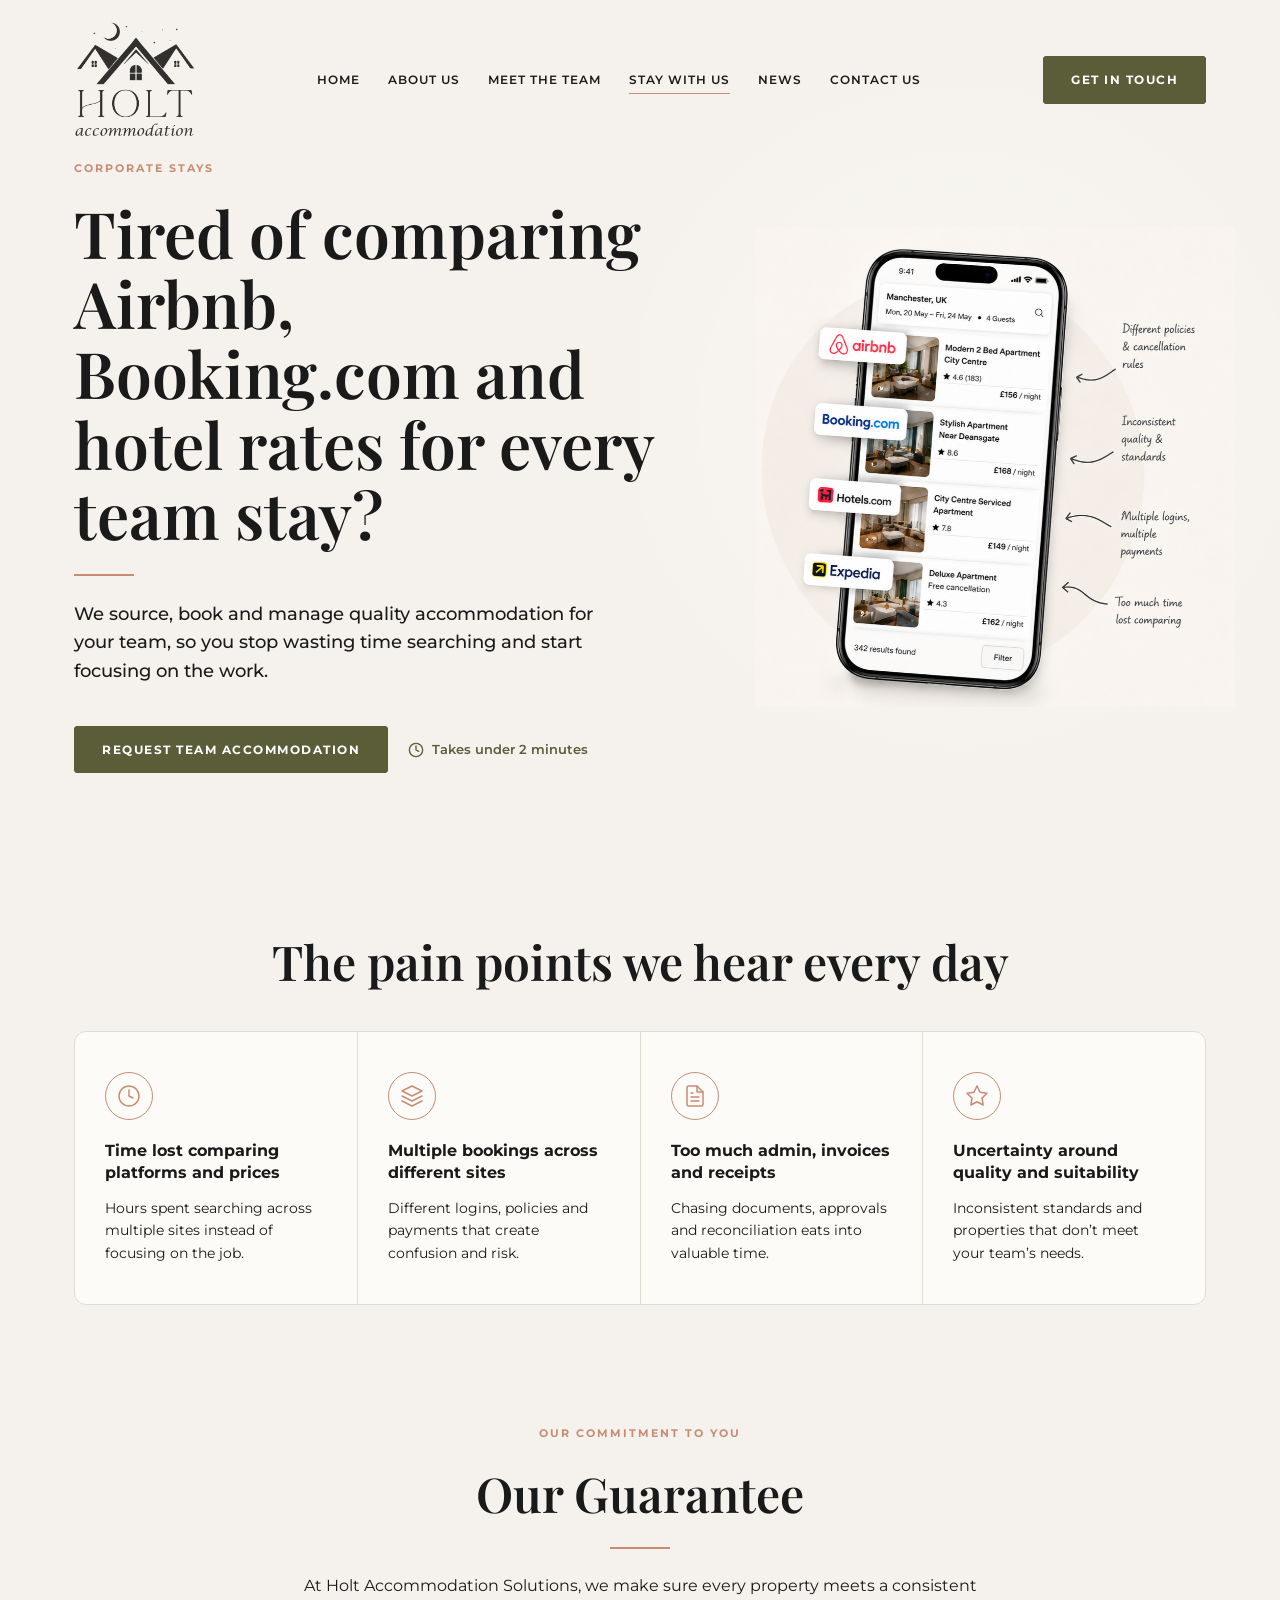
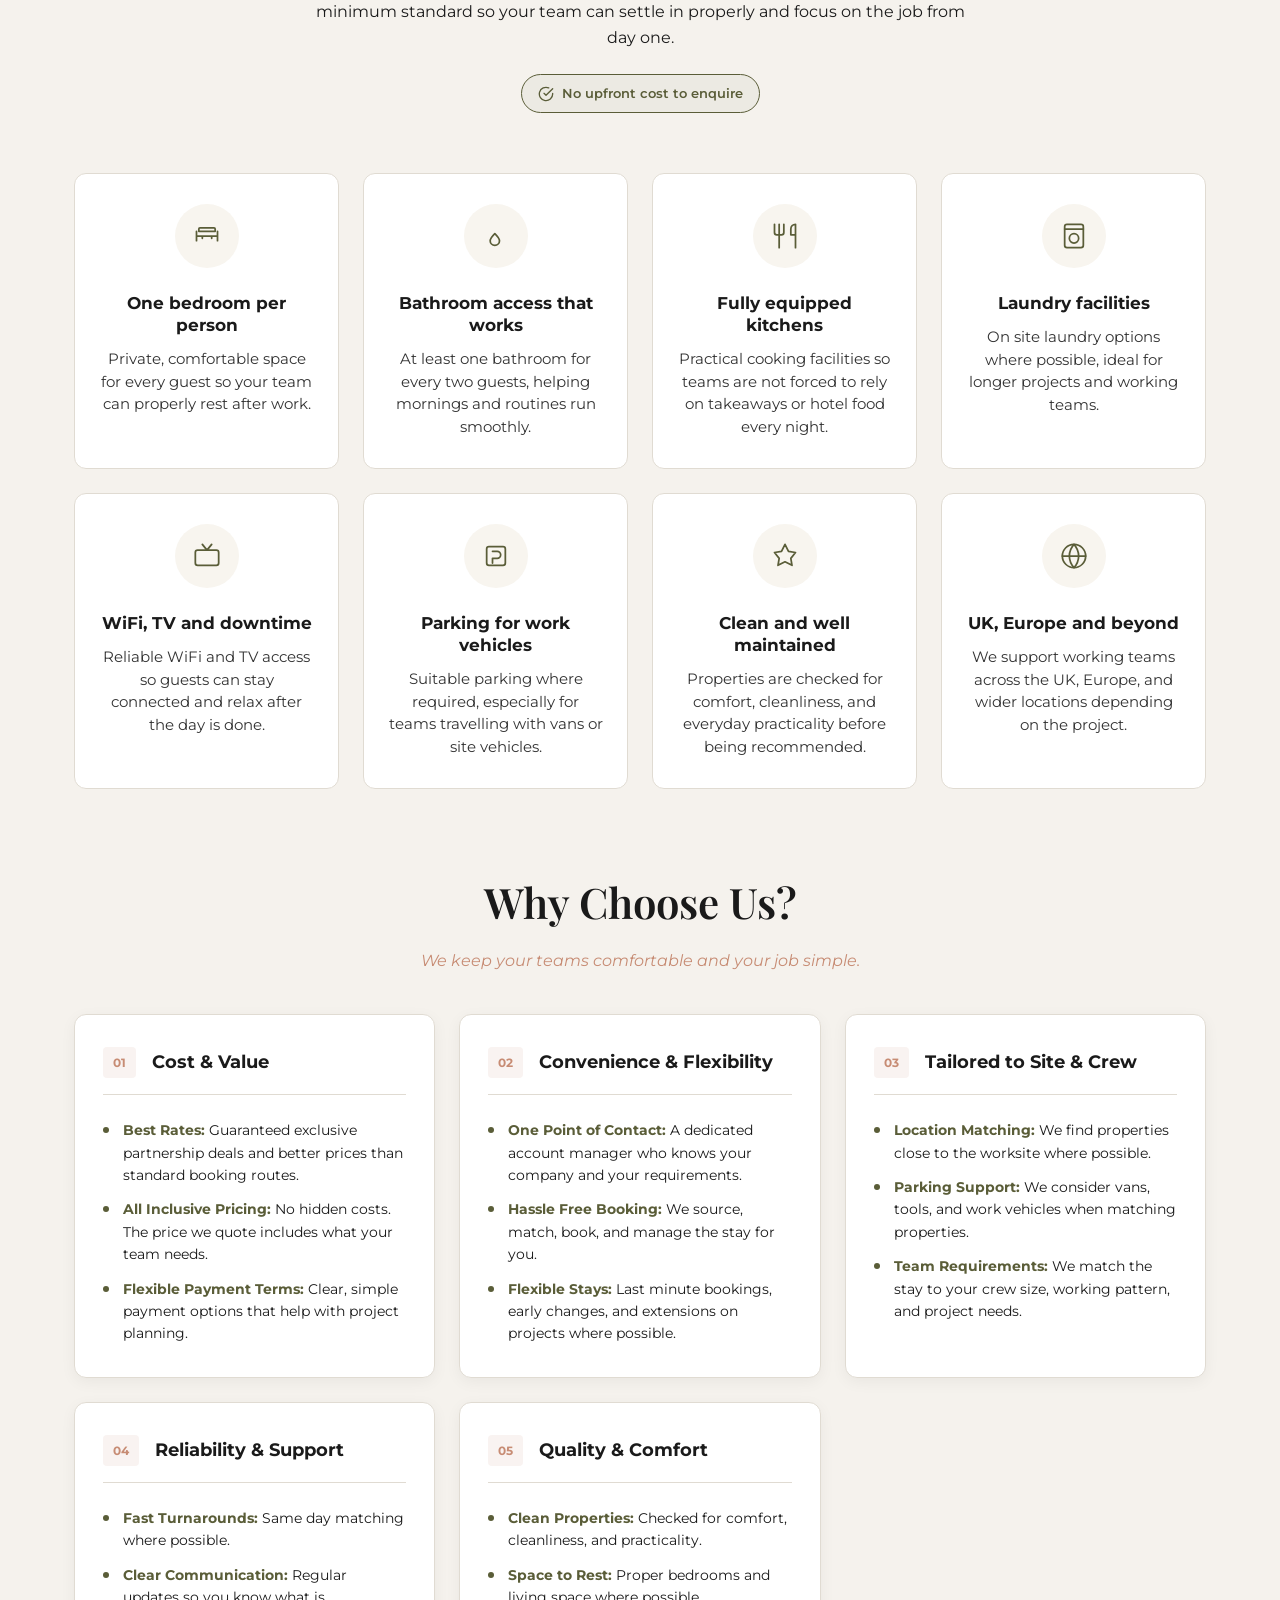
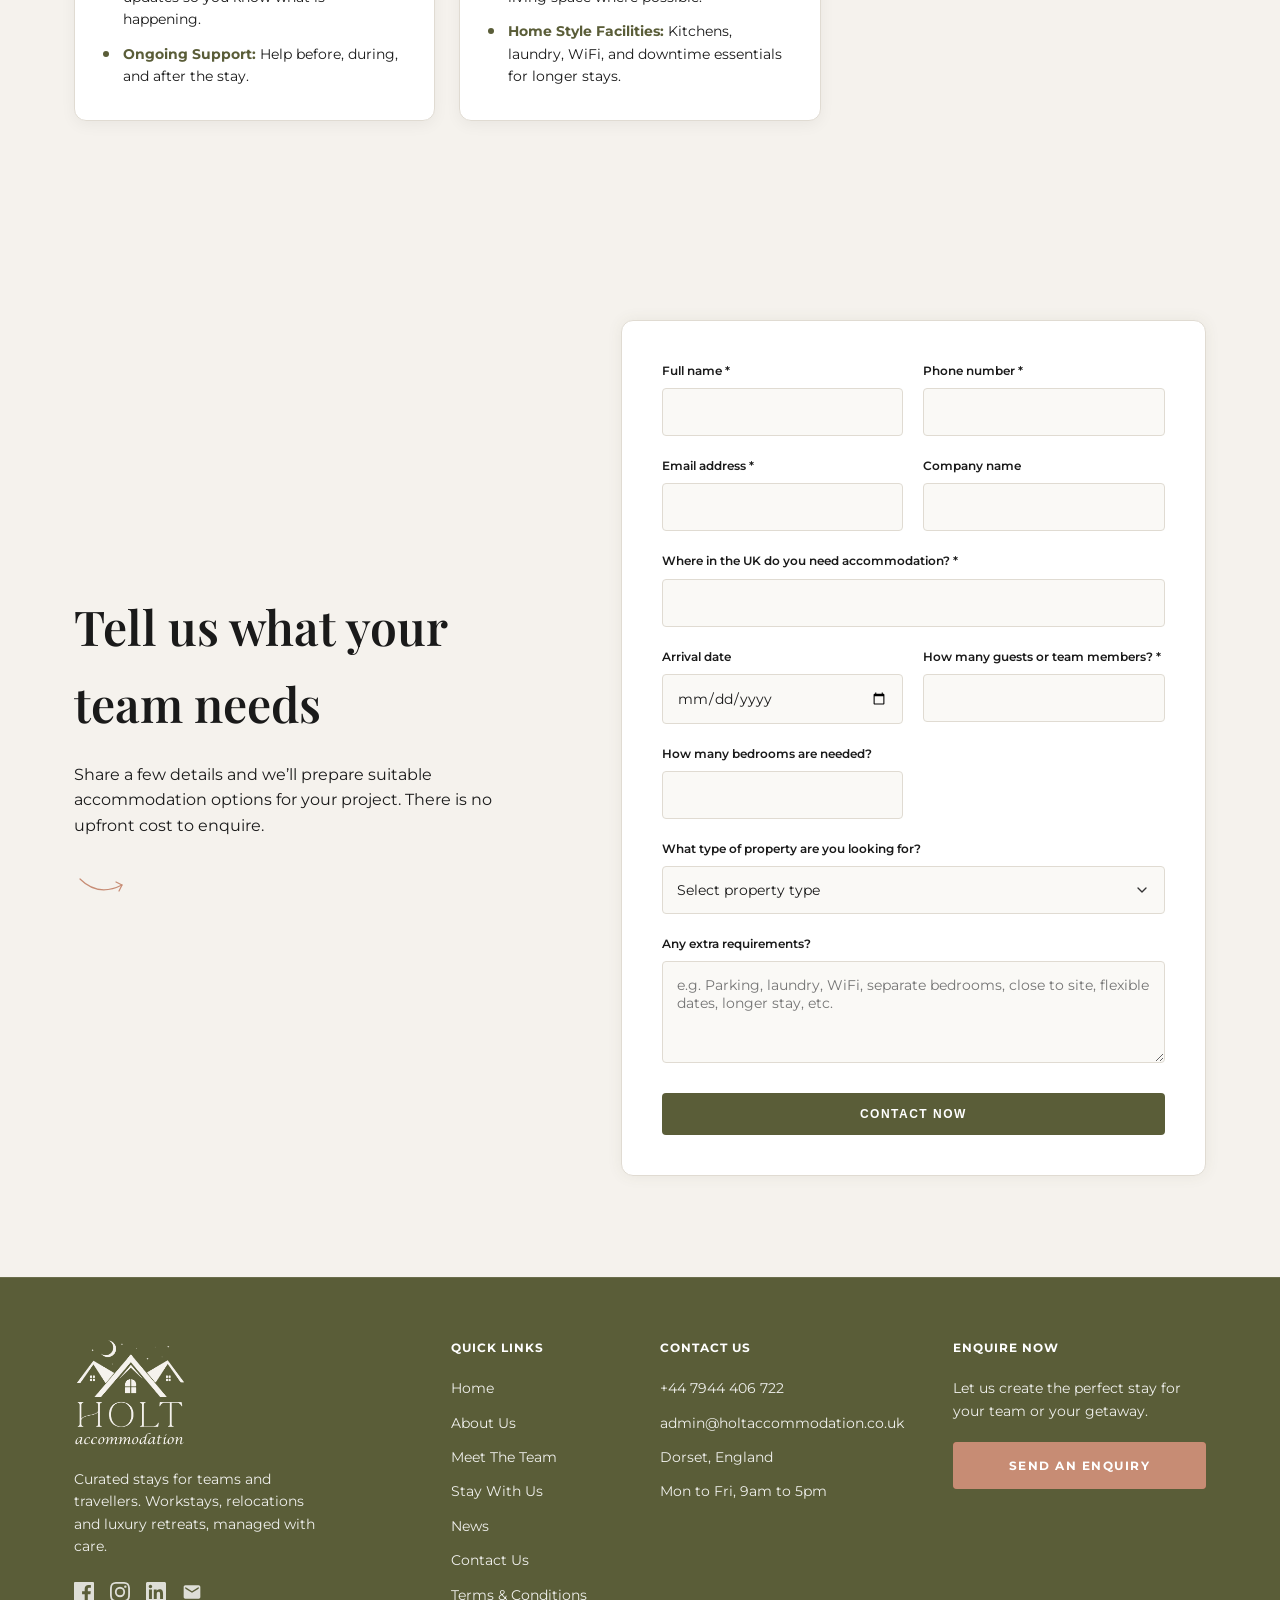
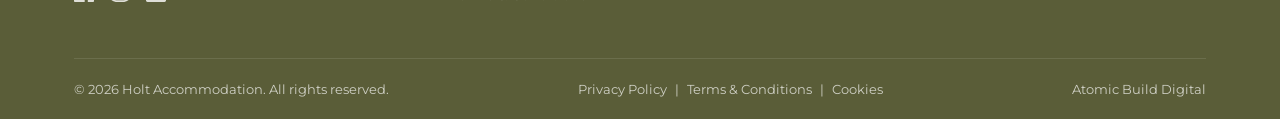
<file: corporatestays.html>
<!DOCTYPE html>
<html lang="en">
<head>
    <meta charset="UTF-8">
    <meta name="viewport" content="width=device-width, initial-scale=1.0">
    <title>Corporate Stays - Holt Accommodation</title>
    <link rel="preconnect" href="https://fonts.googleapis.com">
    <link rel="preconnect" href="https://fonts.gstatic.com" crossorigin>
    <link href="https://fonts.googleapis.com/css2?family=Montserrat:wght@400;500;600;700&family=Playfair+Display:wght@400;500;600;700;i&display=swap" rel="stylesheet">
    <link rel="stylesheet" href="styles.css">
</head>
<body class="corporate-stays-page">

    <header id="header" class="header staywithus-header">
        <div class="container header-container">
            <a href="index.html" class="logo">
                <img src="assets/images/logo.png" alt="Holt Accommodation Logo">
            </a>
            
            <nav class="nav-menu" id="navMenu">
                <ul class="nav-list staywithus-nav-list">
                    <li><a href="index.html" class="nav-link">Home</a></li>
                    <li><a href="aboutus.html" class="nav-link">About Us</a></li>
                    <li><a href="meettheteam.html" class="nav-link">Meet The Team</a></li>
                    <li><a href="staywithus.html" class="nav-link active">Stay With Us</a></li>
                    <li><a href="news.html" class="nav-link">News</a></li>
                    <li><a href="contactus.html" class="nav-link">Contact Us</a></li>
                </ul>
                <a href="contactus.html" class="btn btn-olive mobile-enquire btn-pan-hover"><span>Get In Touch</span></a>
            </nav>
            
            <div class="header-right">
                <a href="contactus.html" class="btn btn-olive desktop-enquire btn-pan-hover"><span>Get In Touch</span></a>
                <button class="hamburger staywithus-hamburger" id="hamburger" aria-label="Toggle Menu">
                    <span></span>
                    <span></span>
                    <span></span>
                </button>
            </div>
        </div>
    </header>

    <main>
        <section class="corporate-hero js-reveal">
            <div class="container">
                <div class="corporate-hero-inner">
                    <div class="corporate-hero-content fade-in stagger-1">
                        <span class="corporate-kicker">CORPORATE STAYS</span>
                        <h1 class="corporate-title">Tired of comparing Airbnb, Booking.com and hotel rates for every team stay?</h1>
                        <div class="corporate-divider"></div>
                        <p class="corporate-intro body-text">
                            We source, book and manage quality accommodation for your team, so you stop wasting time searching and start focusing on the work.
                        </p>
                        
                        <div class="corporate-hero-actions">
                            <a href="#corporate-contact-form" class="btn btn-olive btn-pan-hover smooth-scroll">
                                <span>REQUEST TEAM ACCOMMODATION</span>
                            </a>
                            <div class="corporate-time-note">
                                <svg viewBox="0 0 24 24" width="16" height="16" fill="none" stroke="currentColor" stroke-width="2" stroke-linecap="round" stroke-linejoin="round"><circle cx="12" cy="12" r="10"></circle><polyline points="12 6 12 12 16 14"></polyline></svg>
                                <span>Takes under 2 minutes</span>
                            </div>
                        </div>
                    </div>
                    
                    <div class="corporate-hero-visual fade-in stagger-2">
                        <img src="assets/images/phonecorp.png" onerror="this.src='[data-uri]'" alt="Corporate accommodation booking comparison" class="corporate-hero-phone">
                    </div>
                </div>
            </div>
        </section>

        <section class="corporate-pain-section section-padding js-reveal">
            <div class="container">
                <div class="corporate-section-header text-center fade-in">
                    <h2 class="corporate-pain-main-title">The pain points we hear every day</h2>
                </div>
                
                <div class="corporate-pain-panel fade-in stagger-1">
                    <div class="corporate-pain-card" tabindex="0">
                        <div class="corporate-pain-icon">
                            <svg viewBox="0 0 24 24" width="24" height="24" fill="none" stroke="currentColor" stroke-width="1.5" stroke-linecap="round" stroke-linejoin="round"><circle cx="12" cy="12" r="10"></circle><polyline points="12 6 12 12 16 14"></polyline></svg>
                        </div>
                        <h3 class="corporate-pain-title">Time lost comparing platforms and prices</h3>
                        <p class="corporate-pain-text">Hours spent searching across multiple sites instead of focusing on the job.</p>
                    </div>

                    <div class="corporate-pain-card" tabindex="0">
                        <div class="corporate-pain-icon">
                            <svg viewBox="0 0 24 24" width="24" height="24" fill="none" stroke="currentColor" stroke-width="1.5" stroke-linecap="round" stroke-linejoin="round"><polygon points="12 2 2 7 12 12 22 7 12 2"></polygon><polyline points="2 17 12 22 22 17"></polyline><polyline points="2 12 12 17 22 12"></polyline></svg>
                        </div>
                        <h3 class="corporate-pain-title">Multiple bookings across different sites</h3>
                        <p class="corporate-pain-text">Different logins, policies and payments that create confusion and risk.</p>
                    </div>

                    <div class="corporate-pain-card" tabindex="0">
                        <div class="corporate-pain-icon">
                            <svg viewBox="0 0 24 24" width="24" height="24" fill="none" stroke="currentColor" stroke-width="1.5" stroke-linecap="round" stroke-linejoin="round"><path d="M14 2H6a2 2 0 0 0-2 2v16a2 2 0 0 0 2 2h12a2 2 0 0 0 2-2V8z"></path><polyline points="14 2 14 8 20 8"></polyline><line x1="16" y1="13" x2="8" y2="13"></line><line x1="16" y1="17" x2="8" y2="17"></line><polyline points="10 9 9 9 8 9"></polyline></svg>
                        </div>
                        <h3 class="corporate-pain-title">Too much admin, invoices and receipts</h3>
                        <p class="corporate-pain-text">Chasing documents, approvals and reconciliation eats into valuable time.</p>
                    </div>

                    <div class="corporate-pain-card" tabindex="0">
                        <div class="corporate-pain-icon">
                            <svg viewBox="0 0 24 24" width="24" height="24" fill="none" stroke="currentColor" stroke-width="1.5" stroke-linecap="round" stroke-linejoin="round"><polygon points="12 2 15.09 8.26 22 9.27 17 14.14 18.18 21.02 12 17.77 5.82 21.02 7 14.14 2 9.27 8.91 8.26 12 2"></polygon></svg>
                        </div>
                        <h3 class="corporate-pain-title">Uncertainty around quality and suitability</h3>
                        <p class="corporate-pain-text">Inconsistent standards and properties that don’t meet your team’s needs.</p>
                    </div>
                </div>
            </div>
        </section>

        <section class="corporate-guarantee-section section-padding js-reveal">
            <div class="container">
                
                <div class="corporate-guarantee-header text-center fade-in">
                    <span class="corporate-kicker" style="justify-content: center; display: flex; margin-bottom: 12px;">OUR COMMITMENT TO YOU</span>
                    <h2 class="corporate-guarantee-title">Our Guarantee</h2>
                    <div class="corporate-divider" style="margin: 0 auto 24px;"></div>
                    <p class="corporate-guarantee-intro">
                        At Holt Accommodation Solutions, we make sure every property meets a consistent minimum standard so your team can settle in properly and focus on the job from day one.
                    </p>
                    <div class="corporate-guarantee-badge">
                        <svg viewBox="0 0 24 24" fill="none" stroke="currentColor" stroke-width="2" stroke-linecap="round" stroke-linejoin="round"><path d="M22 11.08V12a10 10 0 1 1-5.93-9.14"></path><polyline points="22 4 12 14.01 9 11.01"></polyline></svg>
                        <span>No upfront cost to enquire</span>
                    </div>
                </div>

                <div class="corporate-guarantee-grid fade-in stagger-1">
                    <div class="corporate-guarantee-card" tabindex="0">
                        <div class="corporate-guarantee-icon">
                            <svg viewBox="0 0 24 24" fill="none" stroke="currentColor" stroke-width="1.5" stroke-linecap="round" stroke-linejoin="round"><path d="M3 12v4m0-4h18m-18 0V8m18 4v4m0-4V8M5 8h14M5 8v-2a1 1 0 0 1 1-1h12a1 1 0 0 1 1 1v2M8 12v2m8-2v2"></path></svg>
                        </div>
                        <h4 class="corporate-guarantee-card-title">One bedroom per person</h4>
                        <p class="corporate-guarantee-card-desc">Private, comfortable space for every guest so your team can properly rest after work.</p>
                    </div>

                    <div class="corporate-guarantee-card" tabindex="0">
                        <div class="corporate-guarantee-icon">
                            <svg viewBox="0 0 24 24" fill="none" stroke="currentColor" stroke-width="1.5" stroke-linecap="round" stroke-linejoin="round"><path d="M7 16a4 4 0 0 0 8 0c0-2-4-6-4-6s-4 4-4 6z"></path></svg>
                        </div>
                        <h4 class="corporate-guarantee-card-title">Bathroom access that works</h4>
                        <p class="corporate-guarantee-card-desc">At least one bathroom for every two guests, helping mornings and routines run smoothly.</p>
                    </div>

                    <div class="corporate-guarantee-card" tabindex="0">
                        <div class="corporate-guarantee-icon">
                            <svg viewBox="0 0 24 24" fill="none" stroke="currentColor" stroke-width="1.5" stroke-linecap="round" stroke-linejoin="round"><path d="M3 2v7c0 1.1.9 2 2 2h4a2 2 0 0 0 2-2V2M7 2v20M21 2v20M21 2c-2.2 0-4 1.8-4 4v5h4"></path></svg>
                        </div>
                        <h4 class="corporate-guarantee-card-title">Fully equipped kitchens</h4>
                        <p class="corporate-guarantee-card-desc">Practical cooking facilities so teams are not forced to rely on takeaways or hotel food every night.</p>
                    </div>

                    <div class="corporate-guarantee-card" tabindex="0">
                        <div class="corporate-guarantee-icon">
                            <svg viewBox="0 0 24 24" fill="none" stroke="currentColor" stroke-width="1.5" stroke-linecap="round" stroke-linejoin="round"><rect x="4" y="2" width="16" height="20" rx="2"></rect><circle cx="12" cy="14" r="4"></circle><path d="M4 6h16"></path></svg>
                        </div>
                        <h4 class="corporate-guarantee-card-title">Laundry facilities</h4>
                        <p class="corporate-guarantee-card-desc">On site laundry options where possible, ideal for longer projects and working teams.</p>
                    </div>

                    <div class="corporate-guarantee-card" tabindex="0">
                        <div class="corporate-guarantee-icon">
                            <svg viewBox="0 0 24 24" fill="none" stroke="currentColor" stroke-width="1.5" stroke-linecap="round" stroke-linejoin="round"><rect x="2" y="7" width="20" height="13" rx="2"></rect><path d="M8 2l4 5 4-5"></path></svg>
                        </div>
                        <h4 class="corporate-guarantee-card-title">WiFi, TV and downtime</h4>
                        <p class="corporate-guarantee-card-desc">Reliable WiFi and TV access so guests can stay connected and relax after the day is done.</p>
                    </div>

                    <div class="corporate-guarantee-card" tabindex="0">
                        <div class="corporate-guarantee-icon">
                            <svg viewBox="0 0 24 24" fill="none" stroke="currentColor" stroke-width="1.5" stroke-linecap="round" stroke-linejoin="round"><rect x="4" y="4" width="16" height="16" rx="2"></rect><path d="M9 8h4a3 3 0 0 1 0 6H9v4M9 14h4"></path></svg>
                        </div>
                        <h4 class="corporate-guarantee-card-title">Parking for work vehicles</h4>
                        <p class="corporate-guarantee-card-desc">Suitable parking where required, especially for teams travelling with vans or site vehicles.</p>
                    </div>

                    <div class="corporate-guarantee-card" tabindex="0">
                        <div class="corporate-guarantee-icon">
                            <svg viewBox="0 0 24 24" fill="none" stroke="currentColor" stroke-width="1.5" stroke-linecap="round" stroke-linejoin="round"><path d="M12 2l3 6 6 1-4 5 1 6-6-3-6 3 1-6-4-5 6-1 3-6z"></path></svg>
                        </div>
                        <h4 class="corporate-guarantee-card-title">Clean and well maintained</h4>
                        <p class="corporate-guarantee-card-desc">Properties are checked for comfort, cleanliness, and everyday practicality before being recommended.</p>
                    </div>

                    <div class="corporate-guarantee-card" tabindex="0">
                        <div class="corporate-guarantee-icon">
                            <svg viewBox="0 0 24 24" fill="none" stroke="currentColor" stroke-width="1.5" stroke-linecap="round" stroke-linejoin="round"><circle cx="12" cy="12" r="10"></circle><path d="M2 12h20M12 2a15.3 15.3 0 0 1 4 10 15.3 15.3 0 0 1-4 10 15.3 15.3 0 0 1-4-10 15.3 15.3 0 0 1 4-10z"></path></svg>
                        </div>
                        <h4 class="corporate-guarantee-card-title">UK, Europe and beyond</h4>
                        <p class="corporate-guarantee-card-desc">We support working teams across the UK, Europe, and wider locations depending on the project.</p>
                    </div>
                </div>

                

                <div class="corporate-why-choose-header text-center fade-in stagger-3">
                    <h3>Why Choose Us?</h3>
                    <p class="corporate-why-choose-subtitle">We keep your teams comfortable and your job simple.</p>
                </div>

                <div class="corporate-why-choose-blocks fade-in stagger-4">
                    <div class="corporate-why-block" tabindex="0">
                        <div class="why-block-header">
                            <span class="why-block-number">01</span>
                            <h5 class="why-block-title">Cost & Value</h5>
                        </div>
                        <ul class="why-block-list">
                            <li><strong>Best Rates:</strong> Guaranteed exclusive partnership deals and better prices than standard booking routes.</li>
                            <li><strong>All Inclusive Pricing:</strong> No hidden costs. The price we quote includes what your team needs.</li>
                            <li><strong>Flexible Payment Terms:</strong> Clear, simple payment options that help with project planning.</li>
                        </ul>
                    </div>
                    
                    <div class="corporate-why-block" tabindex="0">
                        <div class="why-block-header">
                            <span class="why-block-number">02</span>
                            <h5 class="why-block-title">Convenience & Flexibility</h5>
                        </div>
                        <ul class="why-block-list">
                            <li><strong>One Point of Contact:</strong> A dedicated account manager who knows your company and your requirements.</li>
                            <li><strong>Hassle Free Booking:</strong> We source, match, book, and manage the stay for you.</li>
                            <li><strong>Flexible Stays:</strong> Last minute bookings, early changes, and extensions on projects where possible.</li>
                        </ul>
                    </div>
                    
                    <div class="corporate-why-block" tabindex="0">
                        <div class="why-block-header">
                            <span class="why-block-number">03</span>
                            <h5 class="why-block-title">Tailored to Site & Crew</h5>
                        </div>
                        <ul class="why-block-list">
                            <li><strong>Location Matching:</strong> We find properties close to the worksite where possible.</li>
                            <li><strong>Parking Support:</strong> We consider vans, tools, and work vehicles when matching properties.</li>
                            <li><strong>Team Requirements:</strong> We match the stay to your crew size, working pattern, and project needs.</li>
                        </ul>
                    </div>

                    <div class="corporate-why-block" tabindex="0">
                        <div class="why-block-header">
                            <span class="why-block-number">04</span>
                            <h5 class="why-block-title">Reliability & Support</h5>
                        </div>
                        <ul class="why-block-list">
                            <li><strong>Fast Turnarounds:</strong> Same day matching where possible.</li>
                            <li><strong>Clear Communication:</strong> Regular updates so you know what is happening.</li>
                            <li><strong>Ongoing Support:</strong> Help before, during, and after the stay.</li>
                        </ul>
                    </div>

                    <div class="corporate-why-block" tabindex="0">
                        <div class="why-block-header">
                            <span class="why-block-number">05</span>
                            <h5 class="why-block-title">Quality & Comfort</h5>
                        </div>
                        <ul class="why-block-list">
                            <li><strong>Clean Properties:</strong> Checked for comfort, cleanliness, and practicality.</li>
                            <li><strong>Space to Rest:</strong> Proper bedrooms and living space where possible.</li>
                            <li><strong>Home Style Facilities:</strong> Kitchens, laundry, WiFi, and downtime essentials for longer stays.</li>
                        </ul>
                    </div>
                </div>

            </div>
        </section>

        <section id="corporate-contact-form" class="corporate-contact section-padding js-reveal">
            <div class="container">
                <div class="corporate-contact-inner">
                    <div class="corporate-contact-copy fade-in stagger-1">
                        <h2>Tell us what your team needs</h2>
                        <p>Share a few details and we’ll prepare suitable accommodation options for your project. There is no upfront cost to enquire.</p>
                        
                        <div class="corporate-savings-note-wrap">
                            <svg class="corporate-arrow" viewBox="0 0 100 50" fill="none" stroke="var(--terracotta)" stroke-width="2" stroke-linecap="round" stroke-linejoin="round">
                                <path d="M10,10 Q40,40 80,20" />
                                <polyline points="70,15 80,20 75,30" />
                            </svg>
                        </div>
                    </div>

                    <div class="corporate-form-card fade-in stagger-2">
                        <form id="corporate-contact-form-element">
                            <div class="corporate-form-grid">
                                <div class="corporate-field">
                                    <label for="contact-name">Full name *</label>
                                    <input type="text" id="contact-name" name="contact-name" required>
                                </div>

                                <div class="corporate-field">
                                    <label for="contact-phone">Phone number *</label>
                                    <input type="tel" id="contact-phone" name="contact-phone" required>
                                </div>
                                
                                <div class="corporate-field">
                                    <label for="contact-email">Email address *</label>
                                    <input type="email" id="contact-email" name="contact-email" required>
                                </div>
                                
                                <div class="corporate-field">
                                    <label for="contact-company">Company name</label>
                                    <input type="text" id="contact-company" name="contact-company">
                                </div>

                                <div class="corporate-field full-width">
                                    <label for="contact-location">Where in the UK do you need accommodation? *</label>
                                    <input type="text" id="contact-location" name="contact-location" required>
                                </div>
                                
                                <div class="corporate-field">
                                    <label for="contact-arrival">Arrival date</label>
                                    <input type="date" id="contact-arrival" name="contact-arrival">
                                </div>

                                <div class="corporate-field">
                                    <label for="contact-guests">How many guests or team members? *</label>
                                    <input type="number" id="contact-guests" name="contact-guests" min="1" required>
                                </div>
                                
                                <div class="corporate-field">
                                    <label for="contact-bedrooms">How many bedrooms are needed?</label>
                                    <input type="number" id="contact-bedrooms" name="contact-bedrooms" min="1">
                                </div>

                                <div class="corporate-field full-width">
                                    <label for="contact-type">What type of property are you looking for?</label>
                                    <select id="contact-type" name="contact-type">
                                        <option value="" disabled selected>Select property type</option>
                                        <option value="Apartments">Apartments</option>
                                        <option value="Houses">Houses</option>
                                        <option value="Contractor accommodation">Contractor accommodation</option>
                                        <option value="Serviced accommodation">Serviced accommodation</option>
                                        <option value="Flexible options">Flexible options</option>
                                        <option value="Not sure yet">Not sure yet</option>
                                    </select>
                                </div>
                                
                                <div class="corporate-field full-width">
                                    <label for="contact-extra">Any extra requirements?</label>
                                    <textarea id="contact-extra" name="contact-extra" rows="4" placeholder="e.g. Parking, laundry, WiFi, separate bedrooms, close to site, flexible dates, longer stay, etc."></textarea>
                                </div>
                            </div>
                            
                            <button type="submit" class="btn btn-olive btn-full corporate-submit corporate-btn-shake">
                                <span>CONTACT NOW</span>
                            </button>
                            
                            <div id="contact-success-msg" class="corporate-form-success" aria-live="polite" style="display: none;">
                                <h4>Thank you.</h4>
                                <p>Your email is ready. Please review it in your email app and press send.</p>
                            </div>
                        </form>
                    </div>
                </div>
            </div>
        </section>
    </main>

    <footer id="contact" class="footer bg-olive text-white js-reveal">
        <div class="container">
            <div class="footer-grid">
                <div class="footer-col">
                    <img src="assets/images/logo.png" alt="Holt Accommodation Logo" class="footer-logo">
                    <p class="footer-desc">Curated stays for teams and travellers. Workstays, relocations and luxury retreats, managed with care.</p>
                    <div class="social-links">
                        <a href="#" aria-label="Facebook"><svg viewBox="0 0 24 24" width="20" height="20"><path fill="currentColor" d="M22.675 0H1.325C.593 0 0 .593 0 1.325v21.351C0 23.407.593 24 1.325 24H12.82v-9.294H9.692v-3.622h3.128V8.413c0-3.1 1.893-4.788 4.659-4.788 1.325 0 2.463.099 2.795.143v3.24l-1.918.001c-1.504 0-1.795.715-1.795 1.763v2.313h3.587l-.467 3.622h-3.12V24h6.116c.73 0 1.323-.593 1.323-1.325V1.325C24 .593 23.407 0 22.675 0z"/></svg></a>
                        <a href="#" aria-label="Instagram"><svg viewBox="0 0 24 24" width="20" height="20"><path fill="currentColor" d="M12 2.163c3.204 0 3.584.012 4.85.07 3.252.148 4.771 1.691 4.919 4.919.058 1.265.069 1.645.069 4.849 0 3.205-.012 3.584-.069 4.849-.149 3.225-1.664 4.771-4.919 4.919-1.266.058-1.644.07-4.85.07-3.204 0-3.584-.012-4.849-.07-3.26-.149-4.771-1.699-4.919-4.92-.058-1.265-.07-1.644-.07-4.849 0-3.204.013-3.583.07-4.849.149-3.227 1.664-4.771 4.919-4.919 1.266-.057 1.645-.069 4.849-.069zM12 0C8.741 0 8.333.014 7.053.072 2.695.272.273 2.69.073 7.052.014 8.333 0 8.741 0 12c0 3.259.014 3.668.072 4.948.2 4.358 2.618 6.78 6.98 6.98C8.333 23.986 8.741 24 12 24c3.259 0 3.668-.014 4.948-.072 4.354-.2 6.782-2.618 6.979-6.98.059-1.28.073-1.689.073-4.948 0-3.259-.014-3.667-.072-4.947-.196-4.354-2.617-6.78-6.979-6.98C15.668.014 15.259 0 12 0zm0 5.838a6.162 6.162 0 100 12.324 6.162 6.162 0 000-12.324zM12 16a4 4 0 110-8 4 4 0 010 8zm6.406-11.845a1.44 1.44 0 100 2.881 1.44 1.44 0 000-2.881z"/></svg></a>
                        <a href="#" aria-label="LinkedIn"><svg viewBox="0 0 24 24" width="20" height="20"><path fill="currentColor" d="M20.447 20.452h-3.554v-5.569c0-1.328-.027-3.037-1.852-3.037-1.853 0-2.136 1.445-2.136 2.939v5.667H9.351V9h3.414v1.561h.046c.477-.9 1.637-1.85 3.37-1.85 3.601 0 4.267 2.37 4.267 5.455v6.286zM5.337 7.433c-1.144 0-2.063-.926-2.063-2.065 0-1.138.92-2.063 2.063-2.063 1.14 0 2.064.925 2.064 2.063 0 1.139-.925 2.065-2.064 2.065zm1.782 13.019H3.555V9h3.564v11.452zM22.225 0H1.771C.792 0 0 .774 0 1.729v20.542C0 23.227.792 24 1.771 24h20.451C23.2 24 24 23.227 24 22.271V1.729C24 .774 23.2 0 22.225 0z"/></svg></a>
                        <a href="#" aria-label="Email"><svg viewBox="0 0 24 24" width="20" height="20"><path fill="currentColor" d="M20 4H4c-1.1 0-1.99.9-1.99 2L2 18c0 1.1.9 2 2 2h16c1.1 0 2-.9 2-2V6c0-1.1-.9-2-2-2zm0 4l-8 5-8-5V6l8 5 8-5v2z"/></svg></a>
                    </div>
                </div>
                
                <div class="footer-col">
                    <h4 class="footer-heading">Quick Links</h4>
                    <ul class="footer-links">
                        <li><a href="index.html">Home</a></li>
                        <li><a href="aboutus.html">About Us</a></li>
                        <li><a href="meettheteam.html">Meet The Team</a></li>
                        <li><a href="staywithus.html">Stay With Us</a></li>
                        <li><a href="news.html">News</a></li>
                        <li><a href="contactus.html">Contact Us</a></li>
                        <li><a href="terms.html">Terms & Conditions</a></li>
                    </ul>
                </div>

                <div class="footer-col">
                    <h4 class="footer-heading">Contact Us</h4>
                    <ul class="footer-contact">
                        <li>+44 7944 406 722</li>
                        <li>admin@holtaccommodation.co.uk</li>
                        <li>Dorset, England</li>
                        <li>Mon to Fri, 9am to 5pm</li>
                    </ul>
                </div>

                <div class="footer-col" id="enquire">
                    <h4 class="footer-heading">Enquire Now</h4>
                    <p class="footer-text">Let us create the perfect stay for your team or your getaway.</p>
                    <a href="contactus.html" class="btn btn-terracotta btn-full footer-enquire-btn btn-pan-hover"><span>Send An Enquiry</span></a>
                </div>
            </div>

            <div class="footer-bottom">
                <p>&copy; 2026 Holt Accommodation. All rights reserved.</p>
                <p class="footer-legal">
                    <a href="#">Privacy Policy</a> | 
                    <a href="#">Terms & Conditions</a> | 
                    <a href="#">Cookies</a>
                </p>
                <p>Atomic Build Digital</p>
            </div>
        </div>
    </footer>

    <script src="script.js"></script>
</body>
</html>
</file>
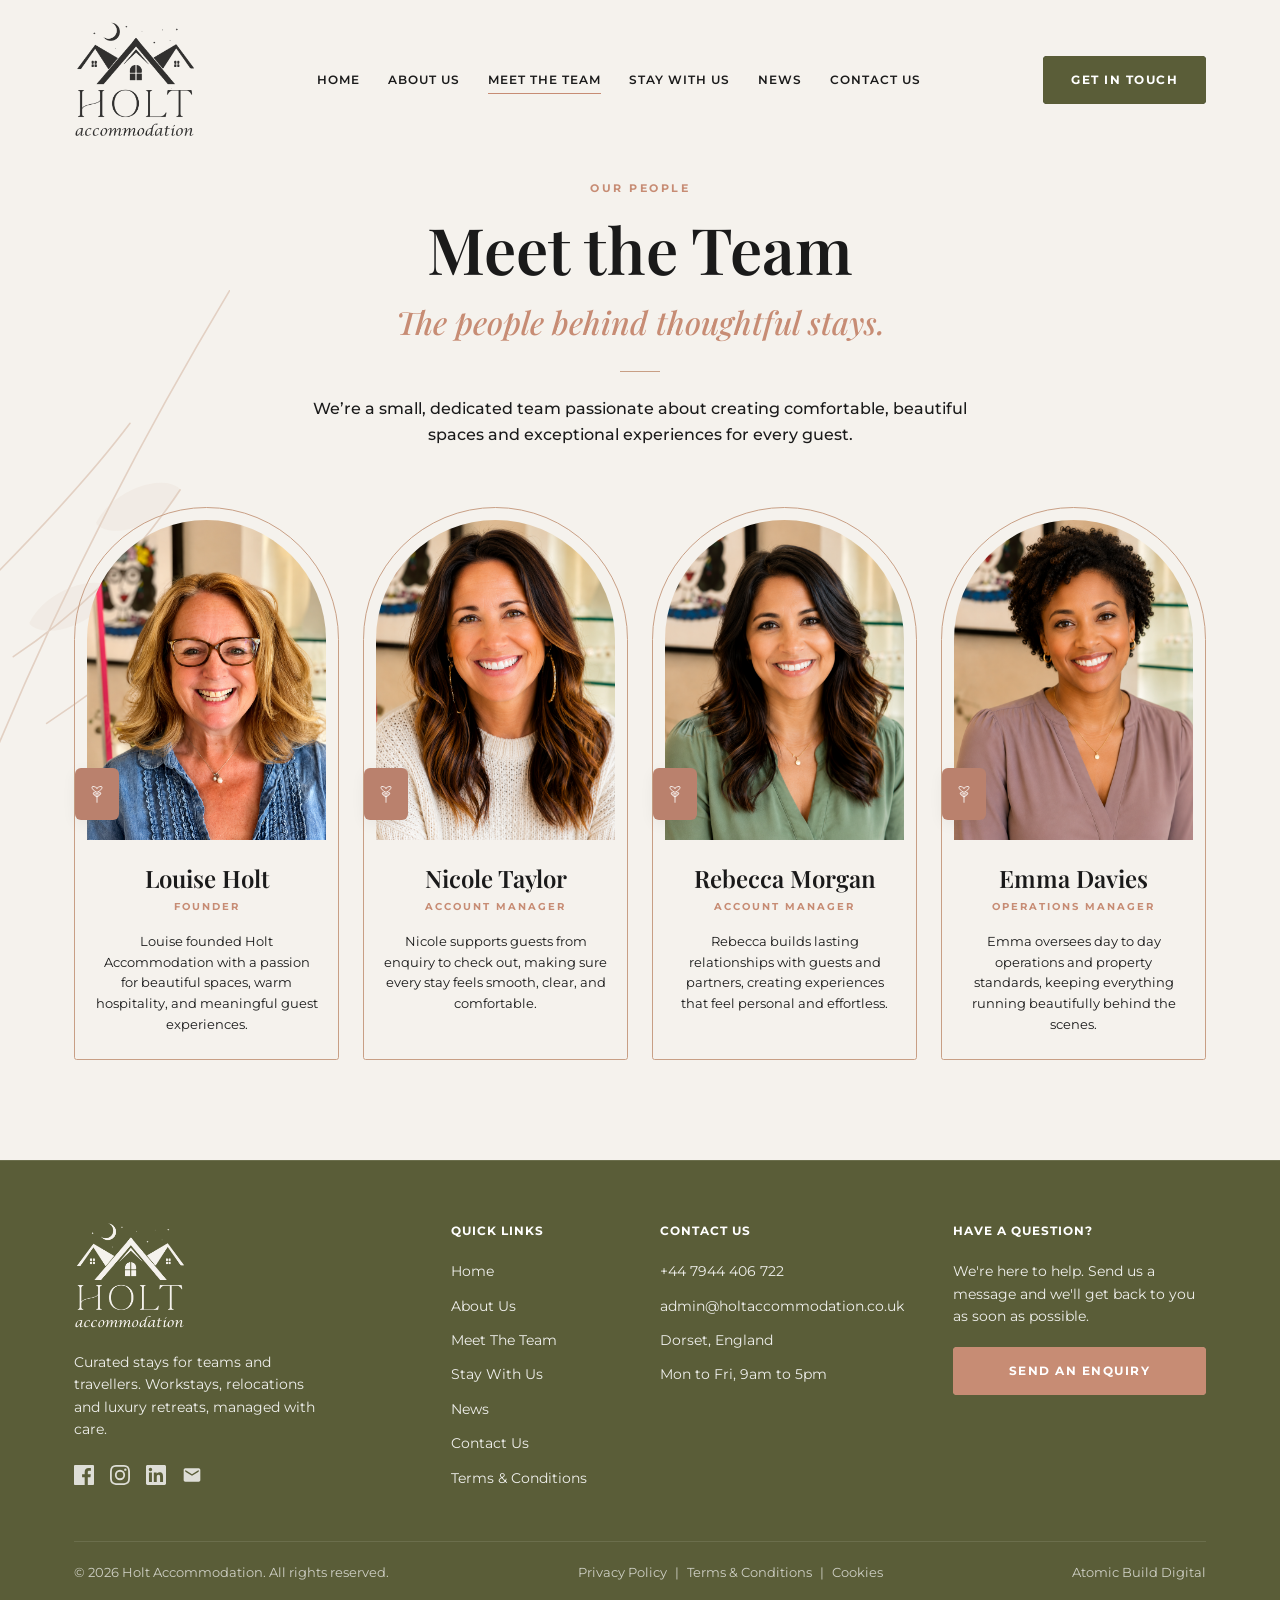
<file: meettheteam.html>
<!DOCTYPE html>
<html lang="en">
<head>
    <meta charset="UTF-8">
    <meta name="viewport" content="width=device-width, initial-scale=1.0">
    <title>Meet the Team | Holt Accommodation</title>
    <link rel="preconnect" href="https://fonts.googleapis.com">
    <link rel="preconnect" href="https://fonts.gstatic.com" crossorigin>
    <link href="https://fonts.googleapis.com/css2?family=Montserrat:wght@400;500;600;700&family=Playfair+Display:wght@400;500;600;700;800;i&display=swap" rel="stylesheet">
    <link rel="stylesheet" href="styles.css">
</head>
<body class="meet-team-page">

    <header id="header" class="header">
        <div class="container header-container">
            <a href="index.html" class="logo">
                <img src="assets/images/logo.png" alt="Holt Accommodation Logo">
            </a>
            
            <nav class="nav-menu" id="navMenu">
                <ul class="nav-list">
                    <li><a href="index.html" class="nav-link">Home</a></li>
                    <li><a href="aboutus.html" class="nav-link">About Us</a></li>
                    <li><a href="meettheteam.html" class="nav-link active">Meet The Team</a></li>
                    <li><a href="staywithus.html" class="nav-link">Stay With Us</a></li>
                    <li><a href="news.html" class="nav-link">News</a></li>
                    <li><a href="contactus.html" class="nav-link smooth-scroll">Contact Us</a></li>
                </ul>
                <a href="contactus.html" class="btn btn-olive mobile-enquire btn-pan-hover"><span>GET IN TOUCH</span></a>
            </nav>
            
            <div class="header-right">
                <a href="contactus.html" class="btn btn-olive desktop-enquire btn-pan-hover"><span>GET IN TOUCH</span></a>
                <button class="hamburger" id="hamburger" aria-label="Toggle Menu">
                    <span></span>
                    <span></span>
                    <span></span>
                </button>
            </div>
        </div>
    </header>

    <main>
        <section class="team-hero section-padding">
            
            <div class="team-botanical-left">
                <svg viewBox="0 0 150 300" fill="none" stroke="var(--beige)" stroke-width="1" opacity="0.4">
                    <path d="M0 300 Q60 150 150 0 M20 220 Q80 180 120 120 M0 180 Q60 120 90 80 M40 260 Q100 220 140 180" stroke-linecap="round" stroke-linejoin="round"/>
                    <path d="M70 140 C 80 120, 110 110, 120 120 C 110 140, 80 150, 70 140" fill="var(--beige)" opacity="0.2"/>
                    <path d="M30 200 C 40 180, 70 170, 80 180 C 70 200, 40 210, 30 200" fill="var(--beige)" opacity="0.2"/>
                </svg>
            </div>

            <div class="container">
                <div class="team-header-content text-center js-reveal stagger-1">
                    <span class="team-label">OUR PEOPLE</span>
                    <h1 class="team-title font-serif">Meet the Team</h1>
                    <h2 class="team-subtitle font-serif">The people behind thoughtful stays.</h2>
                    <div class="team-divider"></div>
                    <p class="team-intro body-text">We’re a small, dedicated team passionate about creating comfortable, beautiful spaces and exceptional experiences for every guest.</p>
                </div>

                <div class="team-grid">
                    
                    <div class="team-card team-card-featured js-reveal stagger-2">
                        <div class="team-card-inner">
                            <div class="team-img-wrap">
                                <img src="assets/images/Louise.png" onerror="this.src='assets/images/idea 2.png'" alt="Louise Holt" class="team-img">
                                <div class="team-badge shadow-sm">
                                    <svg viewBox="0 0 24 24" width="20" height="20" fill="none" stroke="var(--white)" stroke-width="1" stroke-linecap="round" stroke-linejoin="round">
                                        <path d="M12 22v-7l-3-3m3 3l3-3m-3-7c-2-2-6-3-6-1s2 4 6 6c4-2 6-4 6-6s-4-1-6 1z"></path>
                                        <path d="M12 12c-1.5-1.5-4.5-2.5-4.5-1s1.5 3 4.5 4.5c3-1.5 4.5-3 4.5-4.5s-3-.5-4.5 1z"></path>
                                    </svg>
                                </div>
                            </div>
                            <div class="team-text-wrap">
                                <h3 class="team-name">Louise Holt</h3>
                                <span class="team-role">FOUNDER</span>
                                <p class="team-desc">Louise founded Holt Accommodation with a passion for beautiful spaces, warm hospitality, and meaningful guest experiences.</p>
                            </div>
                        </div>
                    </div>

                    <div class="team-card team-card-standard js-reveal stagger-3">
                        <div class="team-img-wrap">
                            <img src="assets/images/nicole.pic.png" onerror="this.src='assets/images/idea 2.png'" alt="Nicole Taylor" class="team-img">
                            <div class="team-badge shadow-sm">
                                <svg viewBox="0 0 24 24" width="20" height="20" fill="none" stroke="var(--white)" stroke-width="1" stroke-linecap="round" stroke-linejoin="round">
                                    <path d="M12 22v-7l-3-3m3 3l3-3m-3-7c-2-2-6-3-6-1s2 4 6 6c4-2 6-4 6-6s-4-1-6 1z"></path>
                                    <path d="M12 12c-1.5-1.5-4.5-2.5-4.5-1s1.5 3 4.5 4.5c3-1.5 4.5-3 4.5-4.5s-3-.5-4.5 1z"></path>
                                </svg>
                            </div>
                        </div>
                        <div class="team-text-wrap">
                            <h3 class="team-name">Nicole Taylor</h3>
                            <span class="team-role">ACCOUNT MANAGER</span>
                            <p class="team-desc">Nicole supports guests from enquiry to check out, making sure every stay feels smooth, clear, and comfortable.</p>
                        </div>
                    </div>

                    <div class="team-card team-card-standard js-reveal stagger-4">
                        <div class="team-img-wrap">
                            <img src="assets/images/reb.png" onerror="this.src='assets/images/idea 2.png'" alt="Rebecca Morgan" class="team-img">
                            <div class="team-badge shadow-sm">
                                <svg viewBox="0 0 24 24" width="20" height="20" fill="none" stroke="var(--white)" stroke-width="1" stroke-linecap="round" stroke-linejoin="round">
                                    <path d="M12 22v-7l-3-3m3 3l3-3m-3-7c-2-2-6-3-6-1s2 4 6 6c4-2 6-4 6-6s-4-1-6 1z"></path>
                                    <path d="M12 12c-1.5-1.5-4.5-2.5-4.5-1s1.5 3 4.5 4.5c3-1.5 4.5-3 4.5-4.5s-3-.5-4.5 1z"></path>
                                </svg>
                            </div>
                        </div>
                        <div class="team-text-wrap">
                            <h3 class="team-name">Rebecca Morgan</h3>
                            <span class="team-role">ACCOUNT MANAGER</span>
                            <p class="team-desc">Rebecca builds lasting relationships with guests and partners, creating experiences that feel personal and effortless.</p>
                        </div>
                    </div>

                    <div class="team-card team-card-standard js-reveal stagger-5">
                        <div class="team-img-wrap">
                            <img src="assets/images/emma.png" onerror="this.src='assets/images/idea 2.png'" alt="Emma Davies" class="team-img">
                            <div class="team-badge shadow-sm">
                                <svg viewBox="0 0 24 24" width="20" height="20" fill="none" stroke="var(--white)" stroke-width="1" stroke-linecap="round" stroke-linejoin="round">
                                    <path d="M12 22v-7l-3-3m3 3l3-3m-3-7c-2-2-6-3-6-1s2 4 6 6c4-2 6-4 6-6s-4-1-6 1z"></path>
                                    <path d="M12 12c-1.5-1.5-4.5-2.5-4.5-1s1.5 3 4.5 4.5c3-1.5 4.5-3 4.5-4.5s-3-.5-4.5 1z"></path>
                                </svg>
                            </div>
                        </div>
                        <div class="team-text-wrap">
                            <h3 class="team-name">Emma Davies</h3>
                            <span class="team-role">OPERATIONS MANAGER</span>
                            <p class="team-desc">Emma oversees day to day operations and property standards, keeping everything running beautifully behind the scenes.</p>
                        </div>
                    </div>

                </div>

                

            </div>
        </section>
    </main>

    <footer id="contact" class="footer bg-olive text-white js-reveal">
        <div class="container">
            <div class="footer-grid">
                <div class="footer-col">
                    <img src="assets/images/logo.png" alt="Holt Accommodation Logo" class="footer-logo">
                    <p class="footer-desc">Curated stays for teams and travellers. Workstays, relocations and luxury retreats, managed with care.</p>
                    <div class="social-links">
                        <a href="#" aria-label="Facebook"><svg viewBox="0 0 24 24" width="20" height="20"><path fill="currentColor" d="M22.675 0H1.325C.593 0 0 .593 0 1.325v21.351C0 23.407.593 24 1.325 24H12.82v-9.294H9.692v-3.622h3.128V8.413c0-3.1 1.893-4.788 4.659-4.788 1.325 0 2.463.099 2.795.143v3.24l-1.918.001c-1.504 0-1.795.715-1.795 1.763v2.313h3.587l-.467 3.622h-3.12V24h6.116c.73 0 1.323-.593 1.323-1.325V1.325C24 .593 23.407 0 22.675 0z"/></svg></a>
                        <a href="#" aria-label="Instagram"><svg viewBox="0 0 24 24" width="20" height="20"><path fill="currentColor" d="M12 2.163c3.204 0 3.584.012 4.85.07 3.252.148 4.771 1.691 4.919 4.919.058 1.265.069 1.645.069 4.849 0 3.205-.012 3.584-.069 4.849-.149 3.225-1.664 4.771-4.919 4.919-1.266.058-1.644.07-4.85.07-3.204 0-3.584-.012-4.849-.07-3.26-.149-4.771-1.699-4.919-4.92-.058-1.265-.07-1.644-.07-4.849 0-3.204.013-3.583.07-4.849.149-3.227 1.664-4.771 4.919-4.919 1.266-.057 1.645-.069 4.849-.069zM12 0C8.741 0 8.333.014 7.053.072 2.695.272.273 2.69.073 7.052.014 8.333 0 8.741 0 12c0 3.259.014 3.668.072 4.948.2 4.358 2.618 6.78 6.98 6.98C8.333 23.986 8.741 24 12 24c3.259 0 3.668-.014 4.948-.072 4.354-.2 6.782-2.618 6.979-6.98.059-1.28.073-1.689.073-4.948 0-3.259-.014-3.667-.072-4.947-.196-4.354-2.617-6.78-6.979-6.98C15.668.014 15.259 0 12 0zm0 5.838a6.162 6.162 0 100 12.324 6.162 6.162 0 000-12.324zM12 16a4 4 0 110-8 4 4 0 010 8zm6.406-11.845a1.44 1.44 0 100 2.881 1.44 1.44 0 000-2.881z"/></svg></a>
                        <a href="#" aria-label="LinkedIn"><svg viewBox="0 0 24 24" width="20" height="20"><path fill="currentColor" d="M20.447 20.452h-3.554v-5.569c0-1.328-.027-3.037-1.852-3.037-1.853 0-2.136 1.445-2.136 2.939v5.667H9.351V9h3.414v1.561h.046c.477-.9 1.637-1.85 3.37-1.85 3.601 0 4.267 2.37 4.267 5.455v6.286zM5.337 7.433c-1.144 0-2.063-.926-2.063-2.065 0-1.138.92-2.063 2.063-2.063 1.14 0 2.064.925 2.064 2.063 0 1.139-.925 2.065-2.064 2.065zm1.782 13.019H3.555V9h3.564v11.452zM22.225 0H1.771C.792 0 0 .774 0 1.729v20.542C0 23.227.792 24 1.771 24h20.451C23.2 24 24 23.227 24 22.271V1.729C24 .774 23.2 0 22.225 0z"/></svg></a>
                        <a href="#" aria-label="Email"><svg viewBox="0 0 24 24" width="20" height="20"><path fill="currentColor" d="M20 4H4c-1.1 0-1.99.9-1.99 2L2 18c0 1.1.9 2 2 2h16c1.1 0 2-.9 2-2V6c0-1.1-.9-2-2-2zm0 4l-8 5-8-5V6l8 5 8-5v2z"/></svg></a>
                    </div>
                </div>
                
                <div class="footer-col">
                    <h4 class="footer-heading">Quick Links</h4>
                    <ul class="footer-links">
                        <li><a href="index.html">Home</a></li>
                        <li><a href="aboutus.html">About Us</a></li>
                        <li><a href="meettheteam.html" class="smooth-scroll">Meet The Team</a></li>
                        <li><a href="staywithus.html">Stay With Us</a></li>
                        <li><a href="news.html">News</a></li>
                        <li><a href="contactus.html" class="smooth-scroll">Contact Us</a></li>
                        <li><a href="terms.html">Terms & Conditions</a></li>
                    </ul>
                </div>

                <div class="footer-col">
                    <h4 class="footer-heading">Contact Us</h4>
                    <ul class="footer-contact">
                        <li>+44 7944 406 722</li>
                        <li>admin@holtaccommodation.co.uk</li>
                        <li>Dorset, England</li>
                        <li>Mon to Fri, 9am to 5pm</li>
                    </ul>
                </div>

                <div class="footer-col" id="enquire">
                    <h4 class="footer-heading">Have a question?</h4>
                    <p class="footer-text">We're here to help. Send us a message and we'll get back to you as soon as possible.</p>
                    <a href="contactus.html" class="btn btn-terracotta btn-full footer-enquire-btn btn-pan-hover" style="background-color: var(--beige); color: var(--white);"><span>Send An Enquiry</span></a>
                </div>
            </div>

            <div class="footer-bottom">
                <p>&copy; 2026 Holt Accommodation. All rights reserved.</p>
                <p class="footer-legal">
                    <a href="#">Privacy Policy</a> | 
                    <a href="#">Terms & Conditions</a> | 
                    <a href="#">Cookies</a>
                </p>
                <p>Atomic Build Digital</p>
            </div>
        </div>
    </footer>

    <script src="script.js"></script>
</body>
</html>
</file>
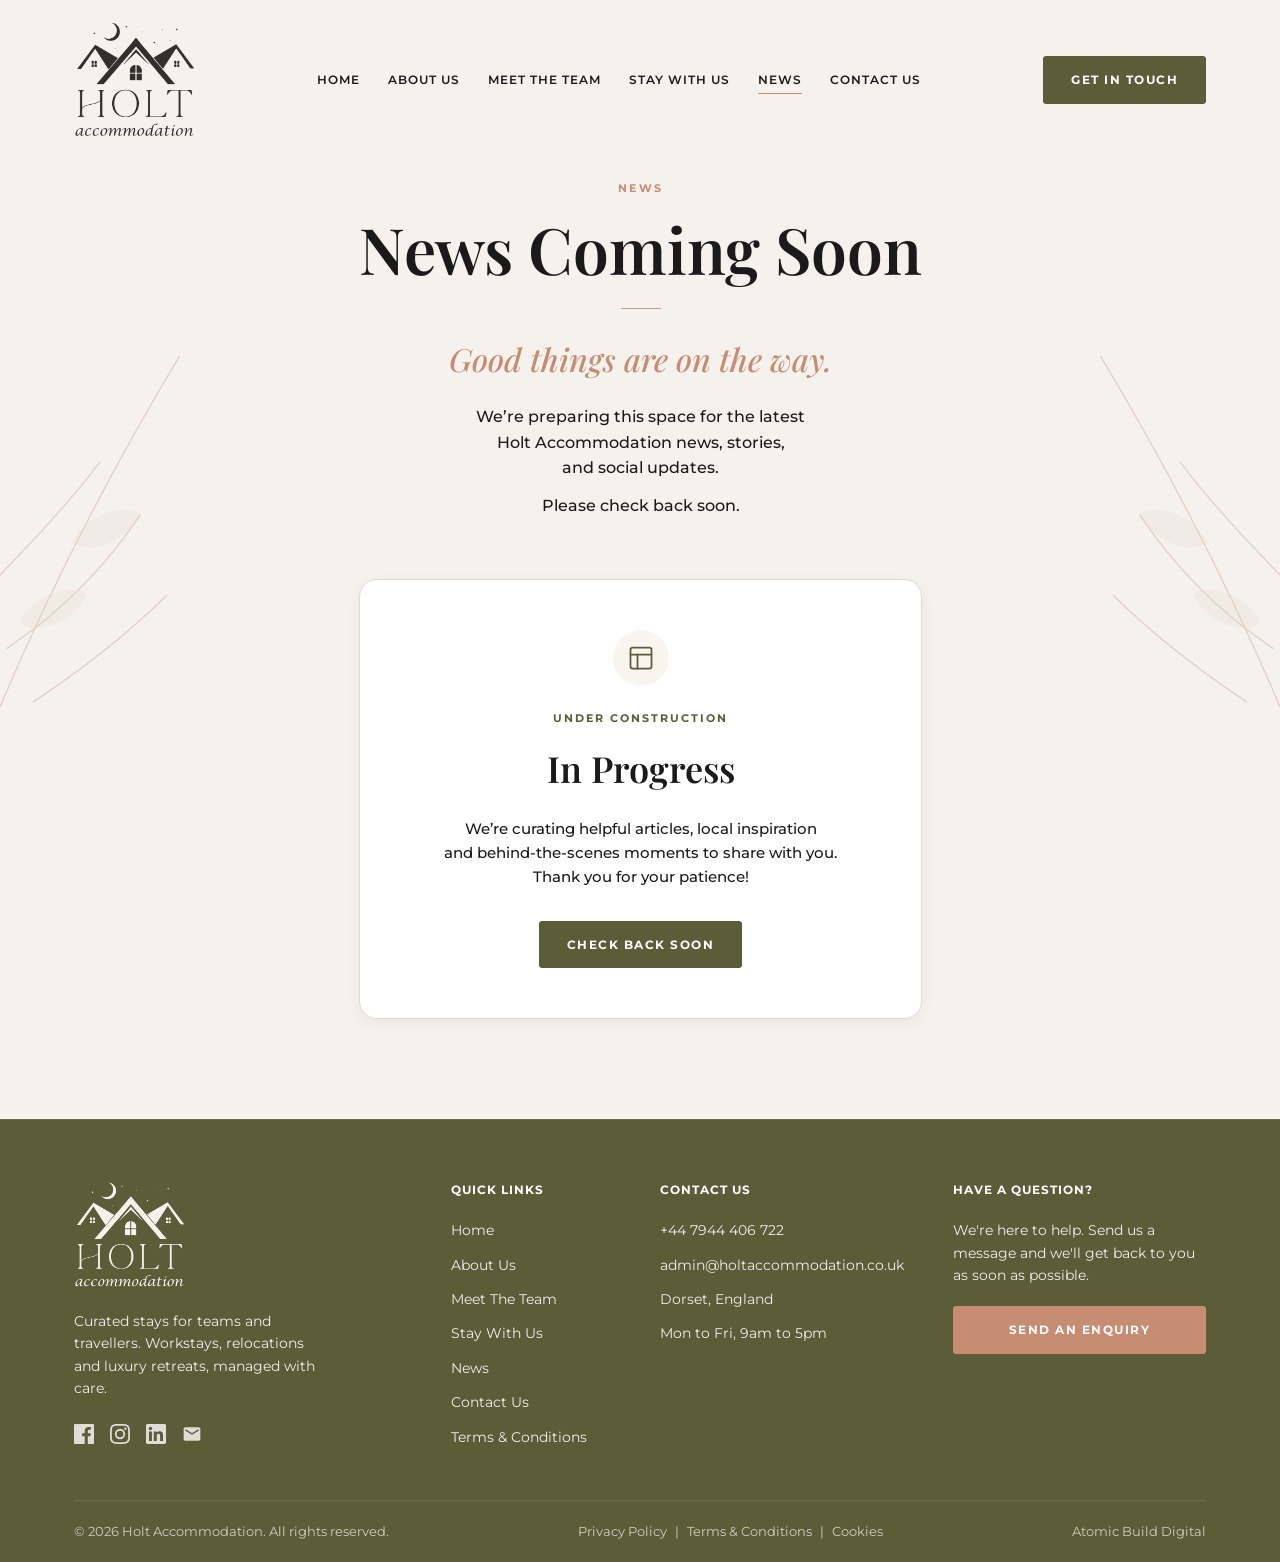
<file: news.html>
<!DOCTYPE html>
<html lang="en">
<head>
    <meta charset="UTF-8">
    <meta name="viewport" content="width=device-width, initial-scale=1.0">
    <title>News | Holt Accommodation</title>
    <link rel="preconnect" href="https://fonts.googleapis.com">
    <link rel="preconnect" href="https://fonts.gstatic.com" crossorigin>
    <link href="https://fonts.googleapis.com/css2?family=Montserrat:wght@400;500;600;700&family=Playfair+Display:wght@400;500;600;700;800;i&display=swap" rel="stylesheet">
    <link rel="stylesheet" href="styles.css">
    </head>
<body class="news-page">

    <header id="header" class="header">
        <div class="container header-container">
            <a href="index.html" class="logo">
                <img src="assets/images/logo.png" alt="Holt Accommodation Logo">
            </a>
            
            <nav class="nav-menu" id="navMenu">
                <ul class="nav-list">
                    <li><a href="index.html" class="nav-link">Home</a></li>
                    <li><a href="aboutus.html" class="nav-link">About Us</a></li>
                    <li><a href="meettheteam.html" class="nav-link">Meet The Team</a></li>
                    <li><a href="staywithus.html" class="nav-link">Stay With Us</a></li>
                    <li><a href="news.html" class="nav-link active">News</a></li>
                    <li><a href="contactus.html" class="nav-link smooth-scroll">Contact Us</a></li>
                </ul>
                <a href="contactus.html" class="btn btn-olive mobile-enquire btn-pan-hover"><span>GET IN TOUCH</span></a>
            </nav>
            
            <div class="header-right">
                <a href="contactus.html" class="btn btn-olive desktop-enquire btn-pan-hover"><span>GET IN TOUCH</span></a>
                <button class="hamburger" id="hamburger" aria-label="Toggle Menu">
                    <span></span>
                    <span></span>
                    <span></span>
                </button>
            </div>
        </div>
    </header>

    <main>
        <section class="news-hero section-padding">
            <div class="news-botanical-left">
                <svg viewBox="0 0 150 300" fill="none" stroke="var(--beige)" stroke-width="1" opacity="0.4">
                    <path d="M0 300 Q60 150 150 0 M20 220 Q80 180 120 120 M0 180 Q60 120 90 80 M40 260 Q100 220 140 180" stroke-linecap="round" stroke-linejoin="round"/>
                    <path d="M70 140 C 80 120, 110 110, 120 120 C 110 140, 80 150, 70 140" fill="var(--beige)" opacity="0.2"/>
                    <path d="M30 200 C 40 180, 70 170, 80 180 C 70 200, 40 210, 30 200" fill="var(--beige)" opacity="0.2"/>
                </svg>
            </div>

            <div class="news-botanical-right">
                <svg viewBox="0 0 150 300" fill="none" stroke="var(--beige)" stroke-width="1" opacity="0.4">
                    <path d="M0 300 Q60 150 150 0 M20 220 Q80 180 120 120 M0 180 Q60 120 90 80 M40 260 Q100 220 140 180" stroke-linecap="round" stroke-linejoin="round"/>
                    <path d="M70 140 C 80 120, 110 110, 120 120 C 110 140, 80 150, 70 140" fill="var(--beige)" opacity="0.2"/>
                    <path d="M30 200 C 40 180, 70 170, 80 180 C 70 200, 40 210, 30 200" fill="var(--beige)" opacity="0.2"/>
                </svg>
            </div>

            <div class="container news-content-wrapper">
                
                <div class="news-header-content js-reveal stagger-1 text-center">
                    <span class="news-label">NEWS</span>
                    <h1 class="news-title font-serif">News Coming Soon</h1>
                    
                    <div class="news-divider"></div>
                    
                    <h2 class="news-subtitle font-serif">Good things are on the way.</h2>
                    <p class="news-intro body-text">
                        We’re preparing this space for the latest<br class="desktop-only">
                        Holt Accommodation news, stories,<br class="desktop-only">
                        and social updates.
                    </p>
                    <p class="news-intro body-text">Please check back soon.</p>
                </div>

                <div class="news-card js-reveal stagger-2">
                    <div class="news-card-inner">
                        <div class="news-card-icon-wrap">
                            <svg viewBox="0 0 24 24" width="28" height="28" fill="none" stroke="currentColor" stroke-width="1.5" stroke-linecap="round" stroke-linejoin="round">
                                <rect x="3" y="3" width="18" height="18" rx="2" ry="2"></rect>
                                <line x1="3" y1="9" x2="21" y2="9"></line>
                                <line x1="9" y1="21" x2="9" y2="9"></line>
                            </svg>
                        </div>
                        <span class="news-card-label">UNDER CONSTRUCTION</span>
                        <h3 class="news-card-title font-serif">In Progress</h3>
                        <p class="news-card-desc body-text">
                            We’re curating helpful articles, local inspiration<br class="desktop-only">
                            and behind-the-scenes moments to share with you.<br class="desktop-only">
                            Thank you for your patience!
                        </p>
                        
                        <a href="index.html" class="btn btn-olive btn-pan-hover news-shake-btn" id="newsShakeBtn">
                            <span>CHECK BACK SOON</span>
                        </a>
                    </div>
                </div>

            </div>
        </section>
    </main>

    <footer id="contact" class="footer bg-olive text-white js-reveal">
        <div class="container">
            <div class="footer-grid">
                <div class="footer-col">
                    <img src="assets/images/logo.png" alt="Holt Accommodation Logo" class="footer-logo">
                    <p class="footer-desc">Curated stays for teams and travellers. Workstays, relocations and luxury retreats, managed with care.</p>
                    <div class="social-links">
                        <a href="#" aria-label="Facebook"><svg viewBox="0 0 24 24" width="20" height="20"><path fill="currentColor" d="M22.675 0H1.325C.593 0 0 .593 0 1.325v21.351C0 23.407.593 24 1.325 24H12.82v-9.294H9.692v-3.622h3.128V8.413c0-3.1 1.893-4.788 4.659-4.788 1.325 0 2.463.099 2.795.143v3.24l-1.918.001c-1.504 0-1.795.715-1.795 1.763v2.313h3.587l-.467 3.622h-3.12V24h6.116c.73 0 1.323-.593 1.323-1.325V1.325C24 .593 23.407 0 22.675 0z"/></svg></a>
                        <a href="#" aria-label="Instagram"><svg viewBox="0 0 24 24" width="20" height="20"><path fill="currentColor" d="M12 2.163c3.204 0 3.584.012 4.85.07 3.252.148 4.771 1.691 4.919 4.919.058 1.265.069 1.645.069 4.849 0 3.205-.012 3.584-.069 4.849-.149 3.225-1.664 4.771-4.919 4.919-1.266.058-1.644.07-4.85.07-3.204 0-3.584-.012-4.849-.07-3.26-.149-4.771-1.699-4.919-4.92-.058-1.265-.07-1.644-.07-4.849 0-3.204.013-3.583.07-4.849.149-3.227 1.664-4.771 4.919-4.919 1.266-.057 1.645-.069 4.849-.069zM12 0C8.741 0 8.333.014 7.053.072 2.695.272.273 2.69.073 7.052.014 8.333 0 8.741 0 12c0 3.259.014 3.668.072 4.948.2 4.358 2.618 6.78 6.98 6.98C8.333 23.986 8.741 24 12 24c3.259 0 3.668-.014 4.948-.072 4.354-.2 6.782-2.618 6.979-6.98.059-1.28.073-1.689.073-4.948 0-3.259-.014-3.667-.072-4.947-.196-4.354-2.617-6.78-6.979-6.98C15.668.014 15.259 0 12 0zm0 5.838a6.162 6.162 0 100 12.324 6.162 6.162 0 000-12.324zM12 16a4 4 0 110-8 4 4 0 010 8zm6.406-11.845a1.44 1.44 0 100 2.881 1.44 1.44 0 000-2.881z"/></svg></a>
                        <a href="#" aria-label="LinkedIn"><svg viewBox="0 0 24 24" width="20" height="20"><path fill="currentColor" d="M20.447 20.452h-3.554v-5.569c0-1.328-.027-3.037-1.852-3.037-1.853 0-2.136 1.445-2.136 2.939v5.667H9.351V9h3.414v1.561h.046c.477-.9 1.637-1.85 3.37-1.85 3.601 0 4.267 2.37 4.267 5.455v6.286zM5.337 7.433c-1.144 0-2.063-.926-2.063-2.065 0-1.138.92-2.063 2.063-2.063 1.14 0 2.064.925 2.064 2.063 0 1.139-.925 2.065-2.064 2.065zm1.782 13.019H3.555V9h3.564v11.452zM22.225 0H1.771C.792 0 0 .774 0 1.729v20.542C0 23.227.792 24 1.771 24h20.451C23.2 24 24 23.227 24 22.271V1.729C24 .774 23.2 0 22.225 0z"/></svg></a>
                        <a href="#" aria-label="Email"><svg viewBox="0 0 24 24" width="20" height="20"><path fill="currentColor" d="M20 4H4c-1.1 0-1.99.9-1.99 2L2 18c0 1.1.9 2 2 2h16c1.1 0 2-.9 2-2V6c0-1.1-.9-2-2-2zm0 4l-8 5-8-5V6l8 5 8-5v2z"/></svg></a>
                    </div>
                </div>
                
                <div class="footer-col">
                    <h4 class="footer-heading">Quick Links</h4>
                    <ul class="footer-links">
                        <li><a href="index.html">Home</a></li>
                        <li><a href="aboutus.html">About Us</a></li>
                        <li><a href="meettheteam.html" class="smooth-scroll">Meet The Team</a></li>
                        <li><a href="staywithus.html">Stay With Us</a></li>
                        <li><a href="news.html">News</a></li>
                        <li><a href="contactus.html" class="smooth-scroll">Contact Us</a></li>
                        <li><a href="terms.html">Terms & Conditions</a></li>
                    </ul>
                </div>

                <div class="footer-col">
                    <h4 class="footer-heading">Contact Us</h4>
                    <ul class="footer-contact">
                        <li>+44 7944 406 722</li>
                        <li>admin@holtaccommodation.co.uk</li>
                        <li>Dorset, England</li>
                        <li>Mon to Fri, 9am to 5pm</li>
                    </ul>
                </div>

                <div class="footer-col" id="enquire">
                    <h4 class="footer-heading">Have a question?</h4>
                    <p class="footer-text">We're here to help. Send us a message and we'll get back to you as soon as possible.</p>
                    <a href="contactus.html" class="btn btn-terracotta btn-full footer-enquire-btn btn-pan-hover" style="background-color: var(--beige); color: var(--white);"><span>Send An Enquiry</span></a>
                </div>
            </div>

            <div class="footer-bottom">
                <p>&copy; 2026 Holt Accommodation. All rights reserved.</p>
                <p class="footer-legal">
                    <a href="#">Privacy Policy</a> | 
                    <a href="#">Terms & Conditions</a> | 
                    <a href="#">Cookies</a>
                </p>
                <p>Atomic Build Digital</p>
            </div>
        </div>
    </footer>

    <script src="script.js"></script>
</body>
</html>
</file>
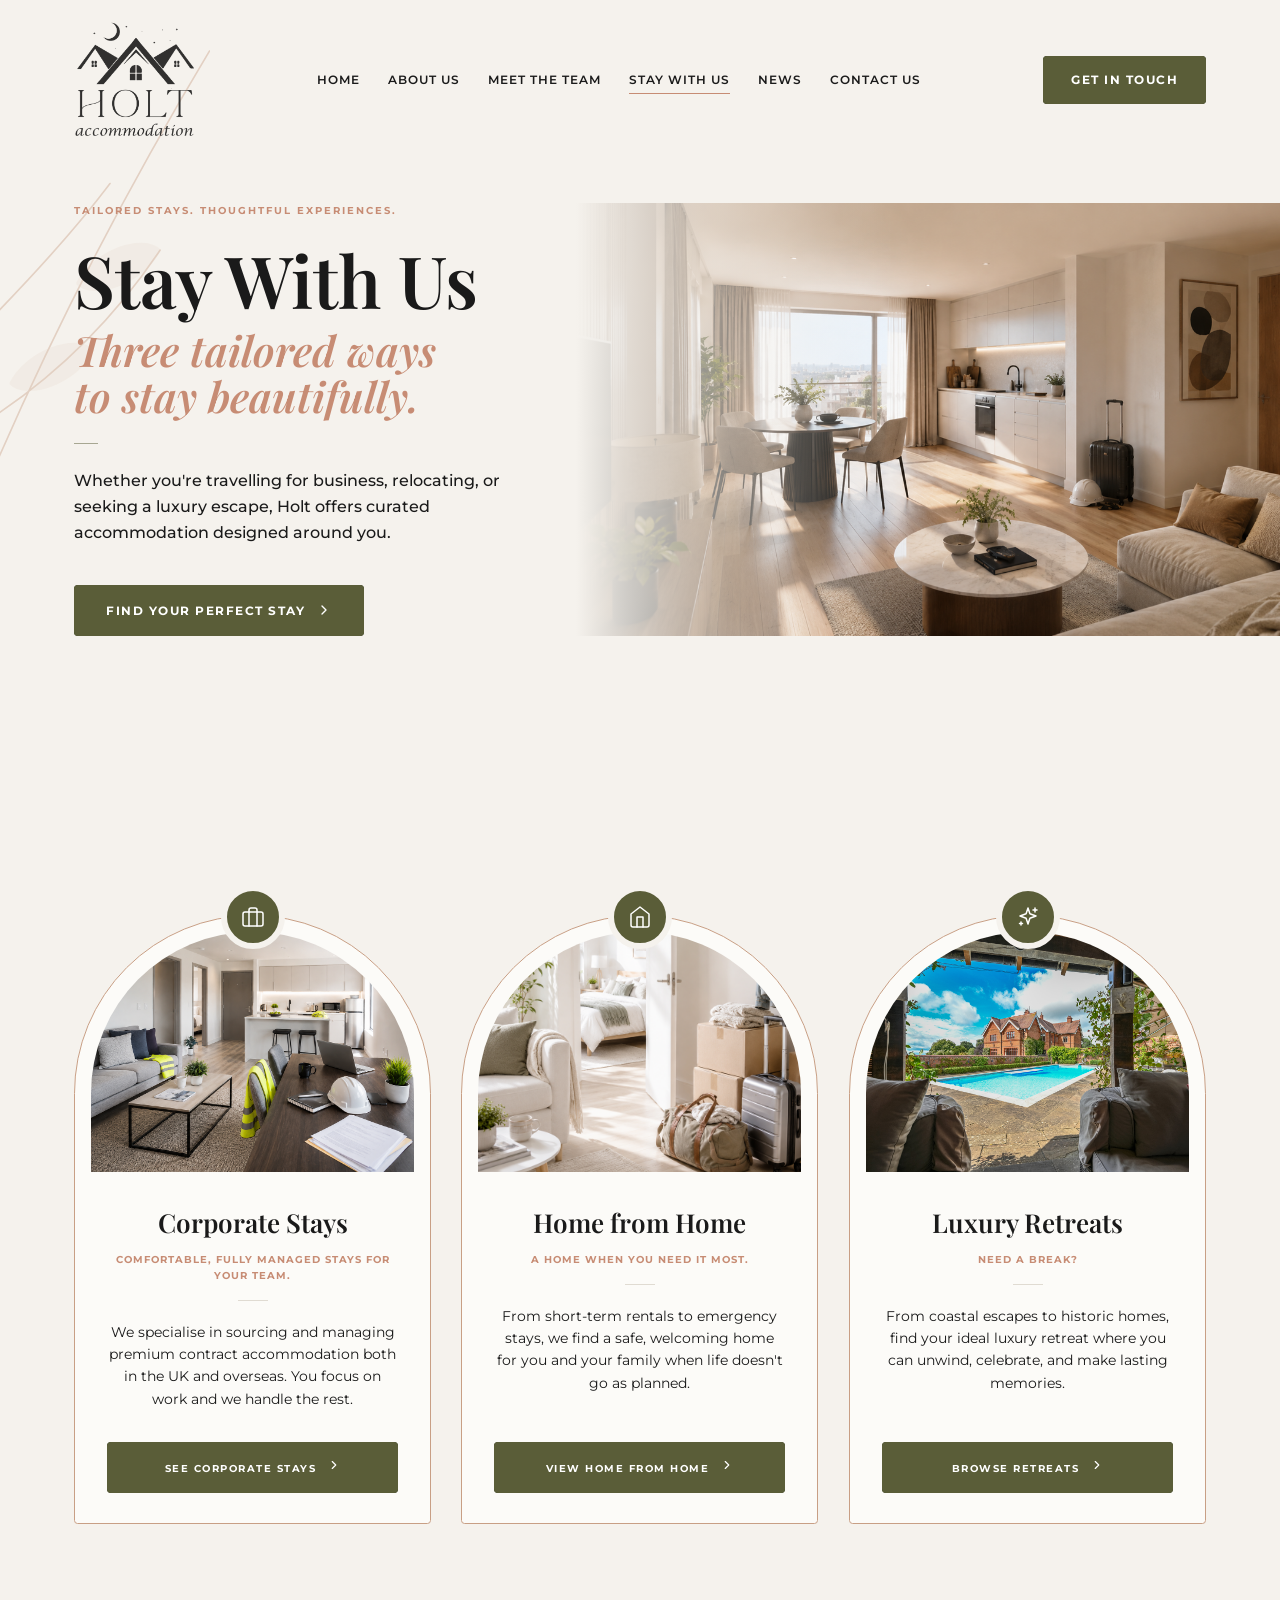
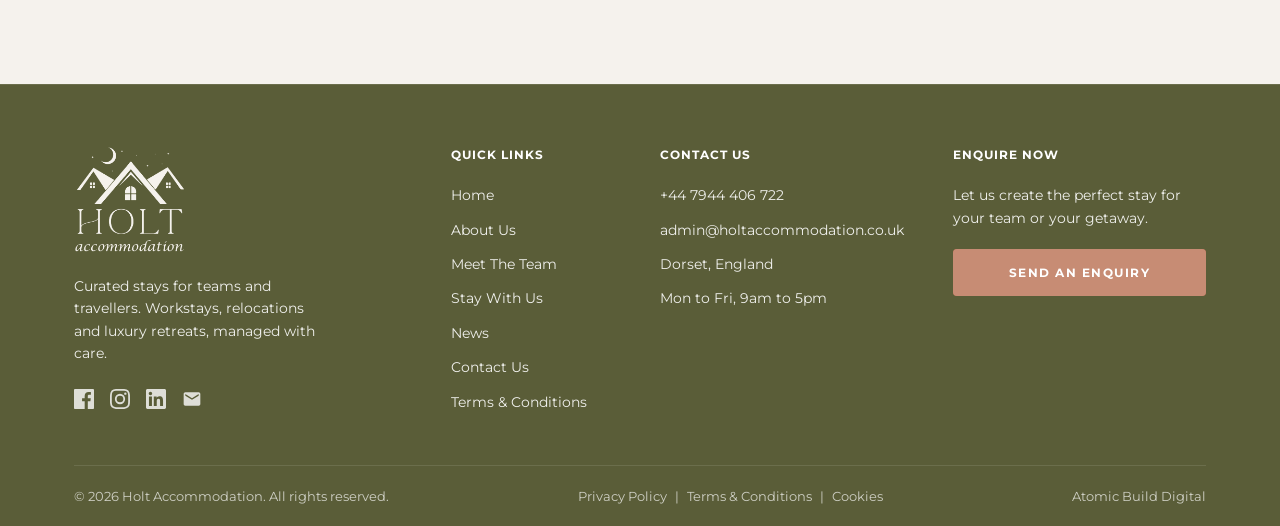
<file: staywithus.html>
<!DOCTYPE html>
<html lang="en">
<head>
    <meta charset="UTF-8">
    <meta name="viewport" content="width=device-width, initial-scale=1.0">
    <title>Stay With Us - Holt Accommodation</title>
    <link rel="preconnect" href="https://fonts.googleapis.com">
    <link rel="preconnect" href="https://fonts.gstatic.com" crossorigin>
    <link href="https://fonts.googleapis.com/css2?family=Montserrat:wght@400;500;600;700&family=Playfair+Display:wght@400;500;600;700;i&display=swap" rel="stylesheet">
    <link rel="stylesheet" href="styles.css">
</head>
<body class="staywithus-page">

    <header id="header" class="header staywithus-header">
        <div class="container header-container">
            <a href="index.html" class="logo">
                <img src="assets/images/logo.png" alt="Holt Accommodation Logo">
            </a>
            
            <nav class="nav-menu" id="navMenu">
                <ul class="nav-list staywithus-nav-list">
                    <li><a href="index.html" class="nav-link">Home</a></li>
                    <li><a href="aboutus.html" class="nav-link">About Us</a></li>
                    <li><a href="meettheteam.html" class="nav-link">Meet The Team</a></li>
                    <li><a href="staywithus.html" class="nav-link active">Stay With Us</a></li>
                    <li><a href="news.html" class="nav-link">News</a></li>
                    <li><a href="contactus.html" class="nav-link">Contact Us</a></li>
                </ul>
                <a href="contactus.html" class="btn btn-olive mobile-enquire btn-pan-hover"><span>Get In Touch</span></a>
            </nav>
            
            <div class="header-right">
                <a href="contactus.html" class="btn btn-olive desktop-enquire btn-pan-hover"><span>Get In Touch</span></a>
                <button class="hamburger staywithus-hamburger" id="hamburger" aria-label="Toggle Menu">
                    <span></span>
                    <span></span>
                    <span></span>
                </button>
            </div>
        </div>
    </header>

    <main>
        <section class="staywithus-hero-v2 js-reveal">
            
            <div class="staywithus-hero-botanical">
                <svg viewBox="0 0 150 300" fill="none" stroke="var(--beige)" stroke-width="1" opacity="0.4">
                    <path d="M0 300 Q60 150 150 0 M20 220 Q80 180 120 120 M0 180 Q60 120 90 80" stroke-linecap="round" stroke-linejoin="round"/>
                    <path d="M70 140 C 80 120, 110 110, 120 120 C 110 140, 80 150, 70 140" fill="var(--beige)" opacity="0.2"/>
                    <path d="M30 200 C 40 180, 70 170, 80 180 C 70 200, 40 210, 30 200" fill="var(--beige)" opacity="0.2"/>
                </svg>
            </div>

            <div class="staywithus-hero-split">
                <div class="staywithus-hero-content-v2 fade-in stagger-1">
                    <span class="staywithus-label-v2 text-terracotta">TAILORED STAYS. THOUGHTFUL EXPERIENCES.</span>
                    <h1 class="staywithus-title-v2 font-serif">Stay With Us</h1>
                    <h2 class="staywithus-subtitle-v2 font-serif text-terracotta">Three tailored ways<br>to stay beautifully.</h2>
                    
                    <div class="staywithus-hero-divider"></div>
                    
                    <p class="staywithus-desc-v2 body-text">
                        Whether you're travelling for business, relocating, or seeking a luxury escape, Holt offers curated accommodation designed around you.
                    </p>
                    
                    <a href="#choose-path" class="btn btn-olive btn-pan-hover staywithus-hero-btn smooth-scroll">
                        <span>FIND YOUR PERFECT STAY <svg viewBox="0 0 24 24" width="16" height="16" fill="none" stroke="currentColor" stroke-width="2" stroke-linecap="round" stroke-linejoin="round" style="margin-left: 6px; vertical-align: text-bottom;"><path d="M9 18l6-6-6-6"/></svg></span>
                    </a>
                </div>
                
                <div class="staywithus-hero-media-v2 fade-in stagger-2">
                    <img src="assets/images/staywithus2.png" onerror="this.src='assets/images/idea 2.png'" alt="Luxurious stay interior">
                </div>
            </div>
        </section>

        <section id="choose-path" class="staywithus-paths-v2 section-padding">
            <div class="container">
                
                <div class="staywithus-section-header-v2 js-reveal">
                    <div class="staywithus-diamond"></div>
                    <span class="staywithus-line-v2"></span>
                    <h3 class="staywithus-heading-v2">EXPLORE YOUR OPTIONS</h3>
                    <span class="staywithus-line-v2"></span>
                    <div class="staywithus-diamond"></div>
                </div>

                <div class="staywithus-cards-grid-v2">
                    
                    <div class="staywithus-card-v2 js-reveal stagger-1" tabindex="0">
                        <div class="staywithus-card-icon-v2">
                            <svg viewBox="0 0 24 24" width="24" height="24" fill="none" stroke="currentColor" stroke-width="1.5" stroke-linecap="round" stroke-linejoin="round">
                                <rect x="2" y="7" width="20" height="14" rx="2" ry="2"></rect>
                                <path d="M16 21V5a2 2 0 0 0-2-2h-4a2 2 0 0 0-2 2v16"></path>
                            </svg>
                        </div>
                        <div class="staywithus-card-inner">
                            <div class="staywithus-card-img-wrap-v2">
                                <img src="assets/images/corpvest.png" onerror="this.src='assets/images/made simple.png'" alt="Corporate Stays" class="staywithus-card-img-v2">
                            </div>
                            <div class="staywithus-card-content-v2">
                                <h4 class="staywithus-card-title-v2 font-serif">Corporate Stays</h4>
                                <span class="staywithus-card-subtitle-v2">COMFORTABLE, FULLY MANAGED STAYS FOR YOUR TEAM.</span>
                                <div class="staywithus-card-tinyline"></div>
                                <p class="staywithus-card-desc-v2">We specialise in sourcing and managing premium contract accommodation both in the UK and overseas. You focus on work and we handle the rest.</p>
                                <a href="corporatestays.html" class="btn btn-olive btn-full btn-pan-hover staywithus-card-btn-v2">
                                    <span>SEE CORPORATE STAYS <svg viewBox="0 0 24 24" width="14" height="14" fill="none" stroke="currentColor" stroke-width="2" stroke-linecap="round" stroke-linejoin="round" style="margin-left: 6px;"><path d="M9 18l6-6-6-6"/></svg></span>
                                </a>
                            </div>
                        </div>
                    </div>

                    <div class="staywithus-card-v2 js-reveal stagger-2" tabindex="0">
                        <div class="staywithus-card-icon-v2">
                            <svg viewBox="0 0 24 24" width="24" height="24" fill="none" stroke="currentColor" stroke-width="1.5" stroke-linecap="round" stroke-linejoin="round">
                                <path d="M3 9l9-7 9 7v11a2 2 0 0 1-2 2H5a2 2 0 0 1-2-2z"></path>
                                <polyline points="9 22 9 12 15 12 15 22"></polyline>
                            </svg>
                        </div>
                        <div class="staywithus-card-inner">
                            <div class="staywithus-card-img-wrap-v2">
                                <img src="assets/images/home44home.png" onerror="this.src='assets/images/homeforhome.png'" alt="Home from Home" class="staywithus-card-img-v2">
                            </div>
                            <div class="staywithus-card-content-v2">
                                <h4 class="staywithus-card-title-v2 font-serif">Home from Home</h4>
                                <span class="staywithus-card-subtitle-v2">A HOME WHEN YOU NEED IT MOST.</span>
                                <div class="staywithus-card-tinyline"></div>
                                <p class="staywithus-card-desc-v2">From short-term rentals to emergency stays, we find a safe, welcoming home for you and your family when life doesn't go as planned.</p>
                                <a href="#" class="btn btn-olive btn-full btn-pan-hover staywithus-card-btn-v2">
                                    <span>VIEW HOME FROM HOME <svg viewBox="0 0 24 24" width="14" height="14" fill="none" stroke="currentColor" stroke-width="2" stroke-linecap="round" stroke-linejoin="round" style="margin-left: 6px;"><path d="M9 18l6-6-6-6"/></svg></span>
                                </a>
                            </div>
                        </div>
                    </div>

                    <div class="staywithus-card-v2 js-reveal stagger-3" tabindex="0">
                        <div class="staywithus-card-icon-v2">
                            <svg viewBox="0 0 24 24" width="24" height="24" fill="none" stroke="currentColor" stroke-width="1.5" stroke-linecap="round" stroke-linejoin="round">
                                <path d="M12 3l1.9 5.8L20 11l-6.1 2.2L12 19l-1.9-5.8L4 11l6.1-2.2L12 3z"></path>
                                <path d="M19 3v4"></path>
                                <path d="M21 5h-4"></path>
                                <path d="M5 17v3"></path>
                                <path d="M6.5 18.5h-3"></path>
                            </svg>
                        </div>
                        <div class="staywithus-card-inner">
                            <div class="staywithus-card-img-wrap-v2">
                                <img src="assets/images/GCG-15.jpg" onerror="this.src='assets/images/GCG-36.jpg'" alt="Luxury Retreats" class="staywithus-card-img-v2">
                            </div>
                            <div class="staywithus-card-content-v2">
                                <h4 class="staywithus-card-title-v2 font-serif">Luxury Retreats</h4>
                                <span class="staywithus-card-subtitle-v2">NEED A BREAK?</span>
                                <div class="staywithus-card-tinyline"></div>
                                <p class="staywithus-card-desc-v2">From coastal escapes to historic homes, find your ideal luxury retreat where you can unwind, celebrate, and make lasting memories.</p>
                                <a href="#" class="btn btn-olive btn-full btn-pan-hover staywithus-card-btn-v2">
                                    <span>BROWSE RETREATS <svg viewBox="0 0 24 24" width="14" height="14" fill="none" stroke="currentColor" stroke-width="2" stroke-linecap="round" stroke-linejoin="round" style="margin-left: 6px;"><path d="M9 18l6-6-6-6"/></svg></span>
                                </a>
                            </div>
                        </div>
                    </div>

                </div>

            </div>
        </section>
    </main>

    <footer id="contact" class="footer bg-olive text-white js-reveal">
        <div class="container">
            <div class="footer-grid">
                <div class="footer-col">
                    <img src="assets/images/logo.png" alt="Holt Accommodation Logo" class="footer-logo">
                    <p class="footer-desc">Curated stays for teams and travellers. Workstays, relocations and luxury retreats, managed with care.</p>
                    <div class="social-links">
                        <a href="#" aria-label="Facebook"><svg viewBox="0 0 24 24" width="20" height="20"><path fill="currentColor" d="M22.675 0H1.325C.593 0 0 .593 0 1.325v21.351C0 23.407.593 24 1.325 24H12.82v-9.294H9.692v-3.622h3.128V8.413c0-3.1 1.893-4.788 4.659-4.788 1.325 0 2.463.099 2.795.143v3.24l-1.918.001c-1.504 0-1.795.715-1.795 1.763v2.313h3.587l-.467 3.622h-3.12V24h6.116c.73 0 1.323-.593 1.323-1.325V1.325C24 .593 23.407 0 22.675 0z"/></svg></a>
                        <a href="#" aria-label="Instagram"><svg viewBox="0 0 24 24" width="20" height="20"><path fill="currentColor" d="M12 2.163c3.204 0 3.584.012 4.85.07 3.252.148 4.771 1.691 4.919 4.919.058 1.265.069 1.645.069 4.849 0 3.205-.012 3.584-.069 4.849-.149 3.225-1.664 4.771-4.919 4.919-1.266.058-1.644.07-4.85.07-3.204 0-3.584-.012-4.849-.07-3.26-.149-4.771-1.699-4.919-4.92-.058-1.265-.07-1.644-.07-4.849 0-3.204.013-3.583.07-4.849.149-3.227 1.664-4.771 4.919-4.919 1.266-.057 1.645-.069 4.849-.069zM12 0C8.741 0 8.333.014 7.053.072 2.695.272.273 2.69.073 7.052.014 8.333 0 8.741 0 12c0 3.259.014 3.668.072 4.948.2 4.358 2.618 6.78 6.98 6.98C8.333 23.986 8.741 24 12 24c3.259 0 3.668-.014 4.948-.072 4.354-.2 6.782-2.618 6.979-6.98.059-1.28.073-1.689.073-4.948 0-3.259-.014-3.667-.072-4.947-.196-4.354-2.617-6.78-6.979-6.98C15.668.014 15.259 0 12 0zm0 5.838a6.162 6.162 0 100 12.324 6.162 6.162 0 000-12.324zM12 16a4 4 0 110-8 4 4 0 010 8zm6.406-11.845a1.44 1.44 0 100 2.881 1.44 1.44 0 000-2.881z"/></svg></a>
                        <a href="#" aria-label="LinkedIn"><svg viewBox="0 0 24 24" width="20" height="20"><path fill="currentColor" d="M20.447 20.452h-3.554v-5.569c0-1.328-.027-3.037-1.852-3.037-1.853 0-2.136 1.445-2.136 2.939v5.667H9.351V9h3.414v1.561h.046c.477-.9 1.637-1.85 3.37-1.85 3.601 0 4.267 2.37 4.267 5.455v6.286zM5.337 7.433c-1.144 0-2.063-.926-2.063-2.065 0-1.138.92-2.063 2.063-2.063 1.14 0 2.064.925 2.064 2.063 0 1.139-.925 2.065-2.064 2.065zm1.782 13.019H3.555V9h3.564v11.452zM22.225 0H1.771C.792 0 0 .774 0 1.729v20.542C0 23.227.792 24 1.771 24h20.451C23.2 24 24 23.227 24 22.271V1.729C24 .774 23.2 0 22.225 0z"/></svg></a>
                        <a href="#" aria-label="Email"><svg viewBox="0 0 24 24" width="20" height="20"><path fill="currentColor" d="M20 4H4c-1.1 0-1.99.9-1.99 2L2 18c0 1.1.9 2 2 2h16c1.1 0 2-.9 2-2V6c0-1.1-.9-2-2-2zm0 4l-8 5-8-5V6l8 5 8-5v2z"/></svg></a>
                    </div>
                </div>
                
                <div class="footer-col">
                    <h4 class="footer-heading">Quick Links</h4>
                    <ul class="footer-links">
                        <li><a href="index.html">Home</a></li>
                        <li><a href="aboutus.html">About Us</a></li>
                        <li><a href="index.html#trust">Meet The Team</a></li>
                        <li><a href="staywithus.html">Stay With Us</a></li>
                        <li><a href="news.html">News</a></li>
                        <li><a href="contactus.html">Contact Us</a></li>
                        <li><a href="terms.html">Terms & Conditions</a></li>
                    </ul>
                </div>

                <div class="footer-col">
                    <h4 class="footer-heading">Contact Us</h4>
                    <ul class="footer-contact">
                        <li>+44 7944 406 722</li>
                        <li>admin@holtaccommodation.co.uk</li>
                        <li>Dorset, England</li>
                        <li>Mon to Fri, 9am to 5pm</li>
                    </ul>
                </div>

                <div class="footer-col" id="enquire">
                    <h4 class="footer-heading">Enquire Now</h4>
                    <p class="footer-text">Let us create the perfect stay for your team or your getaway.</p>
                    <a href="contactus.html" class="btn btn-terracotta btn-full footer-enquire-btn btn-pan-hover"><span>Send An Enquiry</span></a>
                </div>
            </div>

            <div class="footer-bottom">
                <p>&copy; 2026 Holt Accommodation. All rights reserved.</p>
                <p class="footer-legal">
                    <a href="#">Privacy Policy</a> | 
                    <a href="#">Terms & Conditions</a> | 
                    <a href="#">Cookies</a>
                </p>
                <p>Atomic Build Digital</p>
            </div>
        </div>
    </footer>

    <script src="script.js"></script>
</body>
</html>
</file>
<file: styles.css>
/* ==========================================================================
   CSS Variables & Reset
   ========================================================================== */
:root {
    /* Brand Colors Updated from Brand Book */
    --olive: #5A5D38; /* Deep Olive Green */
    --forest: #2f3b28; /* Base dark background */
    --cream: #F5F2ED; /* Soft Sand */
    --beige: #C89F85; /* Warm Clay */
    --terracotta: #C78C74; /* Dusty Terracotta */
    --gold: #D9B887; /* Champagne Gold */
    --grey: #333333; /* Darkened significantly for readability */
    --light-border: #E0DBD2;
    --white: #ffffff;
    --dark: #1A1A1A; /* Darkened for sharper contrast */
    
    /* Typography */
    --font-serif: 'Playfair Display', 'Cormorant Garamond', serif;
    --font-sans: 'Montserrat', 'Inter', sans-serif;

    /* Styling */
    --radius-sm: 8px;
    --radius-md: 12px;
    --radius-lg: 18px;
    --transition: all 0.3s ease;
    --shadow-sm: 0 4px 15px rgba(0, 0, 0, 0.05);
    --shadow-md: 0 10px 30px rgba(0, 0, 0, 0.1);

    /* Layout Spacing */
    --section-padding-desk: 80px 24px;
    --section-padding-mob: 56px 20px;
    --max-width: 1180px;
}

* {
    margin: 0;
    padding: 0;
    box-sizing: border-box;
}

html {
    scroll-behavior: smooth;
}

body {
    font-family: var(--font-sans);
    color: var(--dark);
    background-color: var(--cream);
    line-height: 1.6;
    font-size: 16px; /* Increased base font size for better readability */
    overflow-x: hidden;
}

img {
    max-width: 100%;
    height: auto;
    display: block;
}

a {
    text-decoration: none;
    color: inherit;
    transition: var(--transition);
}

ul {
    list-style: none;
}

/* ==========================================================================
   Typography & Utilities
   ========================================================================== */
h1, h2, h3, .font-serif {
    font-family: var(--font-serif);
    font-weight: 600; /* Strengthened heading weight for readability */
    color: var(--dark);
}

.text-olive { color: var(--olive); }
.text-terracotta { color: var(--terracotta); }
.text-beige { color: var(--beige); }
.text-dark { color: var(--dark); }
.text-white { color: var(--white); }
.text-gold { color: var(--gold); }
.text-center { text-align: center; }
.justify-center { justify-content: center; }

.bg-olive { background-color: var(--olive); }
.bg-forest { background-color: var(--forest); }
.bg-cream { background-color: var(--cream); }
.bg-beige { background-color: var(--beige); }
.bg-terracotta { background-color: var(--terracotta); }
.bg-gold { background-color: var(--gold); }

.container {
    max-width: var(--max-width);
    margin: 0 auto;
    padding: 0 24px;
}

.section-padding {
    padding: 100px 0;
}

.label {
    display: block;
    font-size: 11px;
    text-transform: uppercase;
    letter-spacing: 2px;
    font-weight: 700;
    margin-bottom: 12px;
}

.section-title {
    font-size: 46px;
    line-height: 1.1;
    margin-bottom: 24px;
}

.body-text {
    color: var(--dark); /* Switched from faint grey to explicit dark */
    margin-bottom: 20px;
    font-weight: 500;
    font-size: 17px;
}

.rounded-image {
    border-radius: var(--radius-md);
    object-fit: cover;
}

.shadow-sm { box-shadow: var(--shadow-sm); }
.shadow-md { box-shadow: var(--shadow-md); }
.mb-2 { margin-bottom: 8px; }
.mb-6 { margin-bottom: 24px; }
.mb-8 { margin-bottom: 40px; }
.mt-4 { margin-top: 16px; }
.mt-8 { margin-top: 40px; }

/* Buttons */
.btn {
    display: inline-flex;
    align-items: center;
    justify-content: center;
    padding: 14px 28px;
    font-size: 12px;
    text-transform: uppercase;
    letter-spacing: 1.5px;
    font-weight: 700;
    border-radius: 4px;
    border: none;
    cursor: pointer;
    text-align: center;
    transition: box-shadow 0.35s ease, transform 0.35s ease, background-color 0.35s ease, color 0.35s ease, border-color 0.35s ease;
}

.btn-terracotta {
    background-color: var(--terracotta);
    color: var(--white);
}
.btn-terracotta:hover {
    background-color: #b35d46;
    box-shadow: 0 8px 24px rgba(199, 140, 116, 0.35);
    transform: translateY(-2px);
}

.btn-olive {
    background-color: var(--olive);
    color: var(--white);
}
.btn-olive:hover {
    background-color: var(--forest);
    box-shadow: 0 8px 24px rgba(90, 93, 56, 0.35);
    transform: translateY(-2px);
}

.btn-full {
    width: 100%;
}

/* Codrops Upload style sliding hover */
.btn-pan-hover {
    position: relative;
    overflow: hidden;
    isolation: isolate;
    /* Removed background-color transition so the revealed background stays solid */
    transition: box-shadow 0.35s ease, transform 0.35s ease, color 0.35s ease, border-color 0.35s ease;
}

.btn-pan-hover span {
    position: relative;
    z-index: 1;
}

.btn-pan-hover::before {
    content: '';
    position: absolute;
    inset: 0;
    z-index: -1;
    transform: translate3d(0, 0, 0);
    transition: transform 0.3s cubic-bezier(0.7, 0, 0.2, 1);
}

.btn-pan-hover:hover::before,
.btn-pan-hover:focus-visible::before {
    transform: translate3d(0, -100%, 0);
}

/* Specific colors for pan hover based on button type */
.btn-olive.btn-pan-hover {
    background-color: var(--forest); /* Hover color revealed underneath */
}
.btn-olive.btn-pan-hover::before {
    background-color: var(--olive); /* Default color covering */
}

.btn-terracotta.btn-pan-hover {
    background-color: #b35d46; /* Hover color revealed underneath */
}
.btn-terracotta.btn-pan-hover::before {
    background-color: var(--terracotta); /* Default color covering */
}

/* Subtle CTA Vibration Animation */
@keyframes ctaVibrate {
    0%, 88%, 100% {
        transform: translateX(0);
    }
    90% {
        transform: translateX(-2px);
    }
    92% {
        transform: translateX(2px);
    }
    94% {
        transform: translateX(-2px);
    }
    96% {
        transform: translateX(2px);
    }
    98% {
        transform: translateX(0);
    }
}

.cta-vibrate {
    animation: ctaVibrate 5s ease-in-out infinite;
    will-change: transform;
}

/* Scroll Animations */
.fade-in, .js-reveal {
    opacity: 0;
    transform: translateY(20px);
    transition: opacity 0.8s ease, transform 0.8s ease;
    will-change: opacity, transform;
}
.fade-in.visible, .js-reveal.is-visible {
    opacity: 1;
    transform: translateY(0);
}

/* Stagger Delays for .js-reveal */
.stagger-1 { transition-delay: 0.1s; }
.stagger-2 { transition-delay: 0.2s; }
.stagger-3 { transition-delay: 0.3s; }
.stagger-4 { transition-delay: 0.4s; }
.stagger-5 { transition-delay: 0.5s; }
.stagger-6 { transition-delay: 0.6s; }

@keyframes heroZoom {
    0%, 100% { transform: scale(1); }
    50% { transform: scale(1.08); }
}

/* ==========================================================================
   Header & Navigation
   ========================================================================== */
.header {
    position: fixed;
    top: 0;
    left: 0;
    width: 100%;
    z-index: 1000;
    padding: 20px 0;
    transition: background-color 0.4s ease, backdrop-filter 0.4s ease, padding 0.4s ease;
}

@media (min-width: 769px) {
    .header {
        position: absolute;
    }
}

.header.scrolled {
    background-color: rgba(47, 59, 40, 0.95);
    backdrop-filter: blur(8px);
    padding: 12px 0;
}

.header-container {
    display: flex;
    justify-content: space-between;
    align-items: center;
}

.logo img {
    width: 120px;
    height: auto;
    transition: width 0.3s ease;
}

.nav-menu {
    display: flex;
    align-items: center;
}

.nav-list {
    display: flex;
    gap: 28px;
    align-items: center;
}

.nav-link {
    color: var(--white);
    font-size: 12px;
    text-transform: uppercase;
    letter-spacing: 1px;
    font-weight: 600;
    display: flex;
    align-items: center;
    gap: 4px;
    position: relative;
}

.nav-link.active::after {
    content: '';
    position: absolute;
    bottom: -4px;
    left: 0;
    width: 100%;
    height: 1px;
    background-color: var(--white);
}

.mobile-enquire {
    display: none;
}

.hamburger {
    display: none;
    background: transparent;
    border: none;
    cursor: pointer;
    width: 24px;
    height: 20px;
    flex-direction: column;
    justify-content: space-between;
}

.hamburger span {
    display: block;
    width: 100%;
    height: 2px;
    background-color: var(--white);
    transition: var(--transition);
}

/* ==========================================================================
   Hero Section
   ========================================================================== */
.hero {
    position: relative;
    height: 620px;
    display: flex;
    align-items: center;
    overflow: hidden;
}

.hero-bg-wrapper {
    position: absolute;
    top: 0;
    left: 0;
    width: 100%;
    height: 100%;
    z-index: -2;
}

.hero-bg {
    width: 100%;
    height: 100%;
    object-fit: cover;
    animation: heroZoom 12s ease-in-out infinite;
    transform-origin: center center;
}

.hero-overlay {
    position: absolute;
    top: 0;
    left: 0;
    width: 100%;
    height: 100%;
    background: linear-gradient(to right, rgba(0,0,0,0.6) 0%, rgba(0,0,0,0.2) 100%);
    z-index: -1;
}

.hero-container {
    position: relative;
    width: 100%;
    padding-left: 15%;
}

.hero-content {
    max-width: 620px;
}

.hero-title {
    color: var(--white);
    font-size: 72px;
    line-height: 0.95;
    margin-bottom: 24px;
}

.hero-desc {
    color: var(--white);
    font-size: 16px;
    margin-bottom: 36px;
}

.hero-buttons {
    display: flex;
    gap: 16px;
}

/* ==========================================================================
   UPDATED SECTION: Business Accommodation Made Simple
   ========================================================================== */
.business-simple {
    background-color: var(--cream);
    position: relative;
    z-index: 10;
}

.business-simple__intro .italic-serif {
    font-family: var(--font-serif);
    font-style: italic;
    font-weight: 500;
}

.business-simple__top {
    display: flex;
    flex-direction: column;
    gap: 40px;
    margin-bottom: 50px;
}

.business-simple__media {
    position: relative;
    width: 100%;
}

.business-simple__media img {
    width: 100%;
    height: auto;
    object-fit: cover;
    max-height: 600px;
}

/* Image Hover Interaction */
.business-simple__image-hover {
    transition: transform 0.4s cubic-bezier(0.68, -0.55, 0.265, 1.55),
                box-shadow 0.4s cubic-bezier(0.68, -0.55, 0.265, 1.55),
                filter 0.4s cubic-bezier(0.68, -0.55, 0.265, 1.55);
}

.business-simple__image-hover:hover,
.business-simple__image-hover:focus-visible {
    transform: scale(1.02);
    box-shadow: 0 0px 30px rgba(0, 0, 0, 0.3);
    filter: brightness(1.2);
}

/* Elevated Stay Summary Card */
.stay-summary-float-wrapper {
    z-index: 2;
}

.stay-summary {
    background-color: var(--forest);
    color: var(--white);
    padding: 22px;
    border-radius: var(--radius-md);
    box-shadow: 0 20px 50px rgba(0, 0, 0, 0.15);
    border-top: 4px solid var(--gold);
    width: 100%;
    animation: staySummaryFloat 4.8s ease-in-out infinite;
    will-change: transform, box-shadow;
}

@keyframes staySummaryFloat {
    0% {
        transform: translateY(0) rotate(0deg);
        box-shadow: 0 20px 50px rgba(0, 0, 0, 0.15);
    }

    25% {
        transform: translateY(-5px) rotate(-0.3deg);
        box-shadow: 0 24px 56px rgba(0, 0, 0, 0.18);
    }

    50% {
        transform: translateY(-9px) rotate(0.3deg);
        box-shadow: 0 30px 66px rgba(0, 0, 0, 0.22);
    }

    75% {
        transform: translateY(-4px) rotate(-0.15deg);
        box-shadow: 0 24px 56px rgba(0, 0, 0, 0.18);
    }

    100% {
        transform: translateY(0) rotate(0deg);
        box-shadow: 0 20px 50px rgba(0, 0, 0, 0.15);
    }
}

.summary-title {
    font-size: 11px;
    letter-spacing: 2px;
    text-transform: uppercase;
    margin-bottom: 16px;
    font-weight: 700;
    color: var(--white);
}

.summary-rows {
    display: flex;
    flex-direction: column;
    gap: 8px;
    margin-bottom: 16px;
}

.summary-row {
    display: flex;
    justify-content: space-between;
    font-size: 12px;
    padding-bottom: 8px;
    border-bottom: 1px solid rgba(255, 255, 255, 0.15);
}

.summary-row:last-child {
    border-bottom: none;
    padding-bottom: 0;
}

.summary-label {
    color: rgba(255, 255, 255, 0.8);
    font-weight: 500;
}

.summary-value {
    font-weight: 600;
    text-align: right;
    max-width: 60%;
}

.summary-footer {
    display: flex;
    align-items: center;
    justify-content: center;
    gap: 6px;
    font-size: 11px;
    font-weight: 700;
    letter-spacing: 1px;
    color: var(--white);
    border-top: 1px solid rgba(255, 255, 255, 0.15);
    padding-top: 12px;
}

/* Bottom: Steps and Actions */
.business-simple__bottom {
    display: flex;
    flex-direction: column;
    gap: 40px;
}

.business-simple__step {
    background: var(--white);
    border: 1px solid var(--light-border);
    padding: 36px 24px;
    border-radius: var(--radius-lg);
    cursor: pointer;
    transition: all 0.4s cubic-bezier(0.165, 0.84, 0.44, 1);
    text-align: center;
    display: flex;
    flex-direction: column;
    align-items: center;
    outline: none;
}

.business-simple__step:hover,
.business-simple__step:focus,
.business-simple__step.is-active {
    border-color: var(--olive);
    box-shadow: 0 12px 30px rgba(90, 93, 56, 0.1);
    transform: translateY(-4px);
}

.step-icon {
    width: 64px;
    height: 64px;
    background-color: var(--cream);
    color: var(--olive);
    border-radius: 50%;
    display: flex;
    align-items: center;
    justify-content: center;
    margin-bottom: 20px;
    transition: all 0.4s ease;
}

.business-simple__step.is-active .step-icon {
    background-color: var(--olive);
    color: var(--white);
    animation: pulseGlow 2s infinite;
}

@keyframes pulseGlow {
    0% { box-shadow: 0 0 0 0 rgba(90, 93, 56, 0.4); }
    70% { box-shadow: 0 0 0 15px rgba(90, 93, 56, 0); }
    100% { box-shadow: 0 0 0 0 rgba(90, 93, 56, 0); }
}

.step-number {
    display: block;
    font-size: 11px;
    text-transform: uppercase;
    font-weight: 700;
    letter-spacing: 1.5px;
    color: var(--olive);
    margin-bottom: 8px;
}

.step-title {
    font-family: var(--font-sans);
    font-size: 18px;
    font-weight: 700;
    color: var(--dark);
    margin-bottom: 12px;
    line-height: 1.3;
}

.step-desc {
    font-size: 15px;
    color: #2f302a;
    font-weight: 500;
    line-height: 1.5;
}

.business-simple__actions {
    display: flex;
    gap: 16px;
    justify-content: center;
    margin-top: 10px;
}

/* Responsive layout specifically for business-simple section */
@media (max-width: 767px) {
    .business-simple__steps {
        display: flex;
        overflow-x: auto;
        scroll-snap-type: x mandatory;
        gap: 16px;
        padding-bottom: 24px; /* Space for scrollbar / shadows */
        -webkit-overflow-scrolling: touch;
        scrollbar-width: none; /* Hide standard scrollbar for cleaner look */
    }
    .business-simple__steps::-webkit-scrollbar {
        display: none;
    }
    .business-simple__step {
        flex: 0 0 85%; /* Make cards almost full width but hint next card */
        scroll-snap-align: center;
    }
    .stay-summary-float-wrapper {
        margin-top: -30px; /* Pull up over image slightly */
        position: relative;
        width: 86%;
        margin-left: auto;
        margin-right: auto;
    }
    .business-simple__actions {
        flex-direction: column;
    }
    .business-simple__actions .btn {
        width: 100%;
    }
}

@media (min-width: 768px) and (max-width: 1023px) {
    .business-simple__steps {
        display: grid;
        grid-template-columns: repeat(2, 1fr);
        gap: 24px;
    }
    .stay-summary-float-wrapper {
        margin-top: -30px; 
        position: relative;
        width: 260px;
        margin-left: auto;
        margin-right: auto;
    }
}

@media (min-width: 1024px) {
    .business-simple__top {
        display: grid;
        grid-template-columns: 1fr 1.2fr;
        gap: 60px;
        align-items: start; /* Align elements to the top */
        margin-bottom: 80px;
    }
    .business-simple__intro {
        padding-top: 40px; /* Balance heading text slightly */
    }
    .business-simple__media {
        display: flex;
        justify-content: flex-end;
    }
    .stay-summary-float-wrapper {
        position: absolute;
        top: 40px; /* Position it high up near the heading */
        left: -30px; /* Overlap image gracefully */
        width: 260px;
        margin-top: 0;
    }
    .business-simple__steps {
        display: grid;
        grid-template-columns: repeat(4, 1fr);
        gap: 24px;
    }
}

/* ==========================================================================
   HOME FROM HOME SECTION
   ========================================================================== */
.home-from-home {
    background-color: var(--cream);
    overflow: hidden; /* Prevent arch stroke from creating horizontal scroll on smaller screens */
}

.hfh-layout {
    display: flex;
    gap: 60px;
    align-items: center;
}

.hfh-content {
    flex: 0 0 45%;
}

.hfh-media {
    flex: 0 0 50%;
    margin-left: auto;
    position: relative;
    padding-top: 40px;
    padding-right: 40px; /* Make room for arch stroke to right */
}

.hfh-top-label {
    display: flex;
    align-items: center;
    gap: 12px;
    margin-bottom: 24px;
    color: var(--terracotta);
    font-size: 11px;
    text-transform: uppercase;
    font-weight: 700;
    letter-spacing: 1.5px;
}

.hfh-title {
    font-size: 44px;
    line-height: 1.1;
    color: var(--dark);
    margin-bottom: 0;
}

.hfh-title .italic-serif {
    font-family: var(--font-serif);
    font-style: italic;
    font-weight: 500;
}

.hfh-divider {
    display: flex;
    align-items: center;
    gap: 16px;
    margin: 32px 0;
    opacity: 0.6;
}

.hfh-line {
    height: 1px;
    background-color: var(--light-border);
    flex-grow: 1;
}

.hfh-text-content .body-text {
    font-size: 16px;
    color: var(--dark);
    margin-bottom: 16px;
}

.hfh-benefits {
    display: grid;
    grid-template-columns: repeat(4, 1fr);
    gap: 16px;
    margin: 40px 0;
}

.hfh-benefit {
    text-align: center;
}

.hfh-icon-wrapper {
    margin-bottom: 12px;
    color: var(--olive);
    display: flex;
    justify-content: center;
}

.hfh-benefit-title {
    font-size: 11px;
    font-weight: 700;
    margin-bottom: 6px;
    color: var(--dark);
}

.hfh-benefit-desc {
    font-size: 11px;
    color: var(--grey);
    line-height: 1.4;
}

.hfh-actions {
    display: flex;
    align-items: center;
    gap: 24px;
}

.hfh-text-link {
    display: inline-flex;
    align-items: center;
    font-size: 13px;
    font-weight: 600;
    color: var(--olive);
    text-decoration: none;
    padding-bottom: 2px;
    border-bottom: 1px solid var(--light-border);
    transition: var(--transition);
}

.hfh-text-link:hover {
    border-bottom-color: var(--olive);
}

.hfh-text-link svg {
    margin-left: 6px;
    transition: transform 0.3s ease;
}

.hfh-text-link:hover svg {
    transform: translateX(4px);
}

.hfh-arch-stroke {
    position: absolute;
    top: 0;
    left: -40px;
    right: 0;
    bottom: 40px;
    border: 1px solid var(--beige);
    border-radius: 500px 500px 0 0;
    border-bottom: none;
    z-index: 0;
    opacity: 0.6;
    pointer-events: none;
}

.hfh-image-inner {
    position: relative;
    z-index: 1;
    width: 100%;
    height: 600px;
    border-radius: 500px 500px 0 0;
    overflow: hidden;
}

@keyframes hfhSlowZoom {
    0%, 100% { transform: scale(1); }
    50% { transform: scale(1.08); }
}

.hfh-image-inner img {
    width: 100%;
    height: 100%;
    object-fit: cover;
    transform-origin: center center;
    animation: hfhSlowZoom 16s ease-in-out infinite;
    will-change: transform;
}

.hfh-badge {
    position: absolute;
    bottom: -20px;
    right: 0;
    background-color: var(--cream);
    padding: 40px 30px;
    border-radius: 150px 150px 0 0;
    z-index: 2;
    text-align: center;
    width: 220px;
    box-shadow: 0 -10px 40px rgba(0,0,0,0.03);
}

.hfh-badge-icon {
    margin-bottom: 16px;
}

.hfh-badge-text {
    font-size: 15px;
    color: var(--dark);
    line-height: 1.4;
}

.hfh-badge-text .italic-serif {
    font-family: var(--font-serif);
    font-style: italic;
    font-weight: 500;
    display: block;
    margin-top: 4px;
}

/* ==========================================================================
   LUXURY CURATED SECTION
   ========================================================================== */
.luxury-curated {
    background-color: var(--cream);
}

.luxury-layout {
    display: flex;
    gap: 60px;
    align-items: center;
}

.luxury-media {
    flex: 0 0 45%;
}

.luxury-content {
    flex: 0 0 55%;
    display: flex;
    flex-direction: column;
    align-items: center;
    justify-content: center;
}

.luxury-card-outer {
    border: 1px solid var(--beige);
    border-radius: 60px;
    padding: 32px;
    position: relative;
}

.luxury-image-inner {
    position: relative;
    border-radius: 40px;
    overflow: hidden;
    height: 600px;
    width: 100%;
}

/* Luxury Fade Slider Styles */
.luxury-image-slider {
    position: absolute;
    inset: 0;
    width: 100%;
    height: 100%;
}

.luxury-slide {
    position: absolute;
    inset: 0;
    width: 100%;
    height: 100%;
    object-fit: cover;
    opacity: 0;
    transition: opacity 1.2s ease-in-out;
    z-index: 1;
}

.luxury-slide.is-active {
    opacity: 1;
}

.luxury-overlay {
    position: absolute;
    bottom: 0;
    left: 0;
    right: 0;
    background: linear-gradient(to top, rgba(0, 0, 0, 0.85) 0%, rgba(0, 0, 0, 0.3) 60%, transparent 100%);
    padding: 60px 30px 30px;
    display: flex;
    flex-direction: column;
    align-items: center;
    text-align: center;
    z-index: 2; /* Ensures it stays above the slider images */
}

.luxury-label {
    color: var(--white);
    font-size: 11px;
    letter-spacing: 2.5px;
    text-transform: uppercase;
    font-weight: 600;
}

.luxury-divider-small {
    display: flex;
    align-items: center;
    gap: 12px;
    margin: 16px 0 24px;
    color: var(--white);
    width: 160px;
}

.luxury-line-small {
    height: 1px;
    background-color: rgba(255, 255, 255, 0.4);
    flex-grow: 1;
}

@keyframes luxuryButtonShake {
    0%, 88%, 100% {
        transform: translateX(0);
    }
    90% {
        transform: translateX(-3px);
    }
    92% {
        transform: translateX(3px);
    }
    94% {
        transform: translateX(-3px);
    }
    96% {
        transform: translateX(3px);
    }
    98% {
        transform: translateX(0);
    }
}

.luxury-btn-white {
    background-color: var(--cream);
    color: var(--olive);
    border-radius: 4px;
    padding: 15px 36px;
    font-size: 11px;
    font-weight: 700;
    text-transform: uppercase;
    letter-spacing: 1.5px;
    width: 100%;
    max-width: 260px;
    animation: luxuryButtonShake 4s ease-in-out infinite;
    will-change: transform;
}

.luxury-btn-white:hover,
.luxury-btn-white:focus-visible {
    background-color: var(--white);
    transform: translateY(-2px);
    box-shadow: 0 8px 24px rgba(0, 0, 0, 0.15);
    animation-play-state: paused;
}

.luxury-title {
    font-size: 52px;
    line-height: 1.1;
    margin-bottom: 24px;
    color: var(--dark);
}

.luxury-title .italic-serif {
    font-family: var(--font-serif);
    font-style: italic;
    font-weight: 500;
}

.luxury-divider {
    display: flex;
    align-items: center;
    gap: 16px;
    margin: 0 auto 32px;
    width: 50%;
    color: var(--olive);
    opacity: 0.8;
}

.luxury-line {
    height: 1px;
    background-color: var(--light-border);
    flex-grow: 1;
}

.luxury-text .body-text {
    font-size: 16px;
    color: var(--dark);
    margin-bottom: 24px;
    line-height: 1.7;
    max-width: 580px;
    margin-left: auto;
    margin-right: auto;
}

.luxury-contact-btn {
    margin-top: 16px;
}

/* ==========================================================================
   Footer
   ========================================================================== */
.footer {
    padding: 60px 0 20px;
    border-top: 1px solid rgba(255,255,255,0.1);
}

.footer-grid {
    display: grid;
    grid-template-columns: 2fr 1fr 1.5fr 1.5fr;
    gap: 40px;
    padding-bottom: 40px;
    border-bottom: 1px solid rgba(255,255,255,0.1);
}

.footer-logo {
    width: 110px;
    margin-bottom: 20px;
}

.footer-desc {
    font-size: 14px;
    opacity: 0.9;
    margin-bottom: 24px;
    max-width: 250px;
}

.social-links {
    display: flex;
    gap: 16px;
}

.social-links a {
    color: var(--white);
    opacity: 0.8;
}

.social-links a:hover {
    opacity: 1;
}

.footer-heading {
    font-size: 12px;
    text-transform: uppercase;
    letter-spacing: 1px;
    font-weight: 700;
    margin-bottom: 20px;
    color: var(--white);
}

.footer-links li, .footer-contact li {
    font-size: 14px;
    opacity: 0.9;
    margin-bottom: 12px;
}

.footer-links a:hover {
    opacity: 1;
    text-decoration: underline;
}

.footer-text {
    font-size: 14px;
    opacity: 0.9;
    margin-bottom: 20px;
}

.footer-bottom {
    display: flex;
    justify-content: space-between;
    align-items: center;
    padding-top: 20px;
    font-size: 13px;
    opacity: 0.7;
}

.footer-legal a {
    margin: 0 5px;
}

.footer-legal a:hover {
    color: var(--white);
}

/* ==========================================================================
   Responsive Design (Global Layouts)
   ========================================================================== */

/* Tablet: 1023px */
@media (max-width: 1023px) {
    .logo img { width: 100px; }
    .hero-title { font-size: 56px; }
    .footer-grid { grid-template-columns: repeat(2, 1fr); }
    
    /* Home From Home Adjustments */
    .hfh-layout { flex-direction: column; gap: 60px; }
    .hfh-content, .hfh-media { flex: 0 0 100%; width: 100%; }
    .hfh-media { max-width: 600px; margin: 0 auto; }

    /* Luxury Curated Adjustments */
    .luxury-layout { flex-direction: column; gap: 60px; }
    .luxury-media, .luxury-content { flex: 0 0 100%; width: 100%; }
    .luxury-media { max-width: 540px; margin: 0 auto; }
    .luxury-title { font-size: 46px; }
}

/* Mobile: 768px */
@media (max-width: 768px) {
    .logo img { width: 84px; }
    .section-padding { padding: var(--section-padding-mob); }
    
    .nav-list {
        display: none;
        flex-direction: column;
        position: absolute;
        top: 100%;
        left: 0;
        width: 100%;
        background-color: rgba(47, 59, 40, 0.98);
        padding: 20px;
        text-align: center;
        gap: 20px;
    }
    .nav-list.active { display: flex; }
    .hamburger { display: flex; }
    .desktop-enquire { display: none; }
    .mobile-enquire { display: inline-block; margin-top: 16px; }
    .header { padding: 16px 0; }

    .hero { height: 600px; }
    .hero-container { padding-left: 20px; padding-right: 20px; }
    .hero-title { font-size: 40px; }
    
    .section-title { font-size: 38px; }

    .desktop-only { display: none; } /* Prevents awkward line breaks on mobile text */

    /* Home From Home Adjustments */
    .hfh-benefits { grid-template-columns: repeat(2, 1fr); gap: 24px; }
    .hfh-title { font-size: 36px; }
    .hfh-image-inner { height: 400px; }
    .hfh-media { padding-right: 20px; }
    .hfh-arch-stroke { right: -10px; left: -20px; }
    .hfh-badge { width: 180px; padding: 30px 20px; right: 10px; bottom: -10px; }
    .hfh-badge-text { font-size: 14px; }

    /* Luxury Curated Adjustments */
    .luxury-title { font-size: 36px; }
    .luxury-image-inner { height: 500px; }
    .luxury-divider { width: 80%; }
    
    .footer-grid { grid-template-columns: 1fr; gap: 30px; }
    .footer-bottom { flex-direction: column; gap: 12px; text-align: center; }

    .footer-enquire-btn {
        padding: 12px 16px !important;
        font-size: 11px !important;
        width: auto !important;
        max-width: fit-content;
    }
}

/* Small Mobile: 520px */
@media (max-width: 520px) {
    .logo img { width: 72px; }
    .hero-title { font-size: 36px; }
    .hero-buttons { flex-direction: column; gap: 12px; }
    .hero-buttons .btn { width: 100%; }
    
    .section-title { font-size: 32px; }

    /* Home From Home Adjustments */
    .hfh-actions { flex-direction: column; align-items: flex-start; gap: 16px; }
    .hfh-media { padding-right: 0; margin-top: 20px; }
    .hfh-arch-stroke { display: none; } /* Hide decorative arch line on very small screens for cleaner layout */
    .hfh-badge { position: relative; bottom: auto; right: auto; margin: -50px auto 0; border-radius: 120px 120px 0 0; }

    /* Luxury Curated Adjustments */
    .luxury-card-outer { border-radius: 40px; padding: 16px; }
    .luxury-image-inner { border-radius: 28px; height: 420px; }
    .luxury-overlay { padding: 40px 20px 20px; }
}

/* ==========================================================================
   Reduced Motion Fallbacks
   ========================================================================== */
@media (prefers-reduced-motion: reduce) {
    *, ::before, ::after {
        animation-duration: 0.01ms !important;
        animation-iteration-count: 1 !important;
        transition-duration: 0.01ms !important;
        scroll-behavior: auto !important;
    }
    .hero-bg {
        animation: none !important;
        transform: none !important;
    }
    .js-reveal, .fade-in {
        opacity: 1 !important;
        transform: none !important;
        transition: none !important;
    }
    .business-simple__step.is-active .step-icon {
        animation: none !important;
    }
    
    /* Hover Effects Reduce Motion Override */
    .business-simple__image-hover,
    .btn-pan-hover,
    .btn-pan-hover::before,
    .about-tilt-card {
        transition: none !important;
    }

    .business-simple__image-hover:hover,
    .business-simple__image-hover:focus-visible,
    .about-tilt-card:hover {
        transform: none !important;
        box-shadow: none !important;
    }

    .btn-pan-hover:hover::before,
    .btn-pan-hover:focus-visible::before {
        transform: none !important;
    }

    .stay-summary,
    .cta-vibrate {
        animation: none !important;
        transform: none !important;
    }

    /* Home From Home Zoom Reduce Motion Override */
    .hfh-image-inner img {
        animation: none !important;
        transform: scale(1) !important;
    }

    /* Luxury Slider Reduced Motion Overrides */
    .luxury-slide {
        transition: none !important;
    }

    .luxury-btn-white {
        animation: none !important;
    }
}

/* ==========================================================================
   STAY WITH US PAGE
   ========================================================================== */

/* Page Background Overrides */
.staywithus-page {
    background-color: var(--cream);
}

/* Header Adjustments for light theme */
.staywithus-header:not(.scrolled) .nav-link {
    color: var(--dark);
}
.staywithus-header:not(.scrolled) .nav-link.active::after {
    background-color: var(--terracotta);
}
.staywithus-header:not(.scrolled) .hamburger span {
    background-color: var(--dark);
}
/* Ensure logo stands out or stays distinct if required, current PNG remains */
.staywithus-header:not(.scrolled) .logo img {
    filter: brightness(0.2); /* Helps light logo appear dark on cream bg */
}
.staywithus-header.scrolled .logo img {
    filter: none; /* Reverts to original white logo on dark scroll */
}

/* Hero Section */
.staywithus-hero {
    position: relative;
    padding-top: 160px; /* Offset for header */
    padding-bottom: 80px;
    min-height: 80vh;
    display: flex;
    align-items: center;
}

.staywithus-hero-bg {
    position: absolute;
    top: 0;
    right: 0;
    width: 60%;
    height: 100%;
    z-index: -1;
}

.staywithus-hero-img {
    width: 100%;
    height: 100%;
    object-fit: cover;
}

.staywithus-hero-gradient {
    position: absolute;
    top: 0;
    left: 0;
    width: 100%;
    height: 100%;
    background: linear-gradient(to right, var(--cream) 0%, var(--cream) 15%, transparent 100%);
}

.staywithus-hero-content {
    max-width: 550px;
    position: relative;
    z-index: 2;
}

.staywithus-label {
    display: block;
    font-size: 11px;
    font-weight: 700;
    letter-spacing: 2px;
    text-transform: uppercase;
    margin-bottom: 24px;
    position: relative;
    padding-right: 40px;
}

.staywithus-label::after {
    content: '';
    position: absolute;
    right: 140px;
    top: 50%;
    width: 80px;
    height: 1px;
    background-color: var(--terracotta);
    opacity: 0.5;
}

.staywithus-title-group {
    margin-bottom: 24px;
}

.staywithus-title {
    font-size: 64px;
    line-height: 1;
    color: var(--dark);
    margin-bottom: 8px;
}

.staywithus-subtitle {
    font-size: 42px;
    line-height: 1.1;
}

.staywithus-desc {
    font-size: 17px;
    max-width: 480px;
}

/* Choose Your Path Cards Section */
.staywithus-paths {
    background-color: var(--cream);
    padding-top: 40px;
}

.staywithus-section-header {
    display: flex;
    align-items: center;
    justify-content: center;
    gap: 20px;
    margin-bottom: 48px;
}

.staywithus-heading {
    font-size: 12px;
    letter-spacing: 2px;
    text-transform: uppercase;
    font-weight: 700;
    margin: 0;
}

.staywithus-line {
    height: 1px;
    width: 80px;
    background-color: var(--terracotta);
    opacity: 0.4;
}

.staywithus-cards-grid {
    display: grid;
    grid-template-columns: repeat(3, 1fr);
    gap: 30px;
    margin-bottom: 60px;
}

.staywithus-card {
    background-color: #fdfcf9; /* Very soft warm white */
    border: 1px solid var(--light-border);
    border-radius: 20px;
    display: flex;
    flex-direction: column;
    position: relative;
    transition: transform 0.4s ease, box-shadow 0.4s ease;
}

.staywithus-card:hover {
    transform: translateY(-5px);
    box-shadow: var(--shadow-md);
}

.staywithus-card-img-wrap {
    height: 220px;
    border-radius: 20px 20px 0 0;
    overflow: hidden;
}

.staywithus-card-img {
    width: 100%;
    height: 100%;
    object-fit: cover;
    transition: transform 0.6s ease;
}

.staywithus-card:hover .staywithus-card-img {
    transform: scale(1.05);
}

.staywithus-card-icon {
    position: absolute;
    top: 220px;
    left: 50%;
    transform: translate(-50%, -50%);
    width: 56px;
    height: 56px;
    background-color: var(--olive);
    color: var(--white);
    border-radius: 50%;
    display: flex;
    align-items: center;
    justify-content: center;
    border: 4px solid #fdfcf9;
    z-index: 5;
}

.staywithus-card-content {
    padding: 50px 30px 40px;
    text-align: center;
    display: flex;
    flex-direction: column;
    flex-grow: 1;
    align-items: center;
}

.staywithus-card-title {
    font-size: 24px;
    margin-bottom: 4px;
}

.staywithus-card-subtitle {
    display: block;
    font-size: 16px;
    margin-bottom: 16px;
}

.staywithus-card-desc {
    font-size: 14px;
    color: var(--dark);
    margin-bottom: 30px;
    line-height: 1.6;
}

.staywithus-card-btn {
    margin-top: auto;
    font-size: 11px;
    padding: 14px 24px;
    width: 100%;
    max-width: 240px;
}

/* Benefits Strip */
.staywithus-benefits {
    background-color: #fdfcf9;
    border: 1px solid var(--light-border);
    border-radius: 20px;
    padding: 40px 20px;
    display: flex;
    justify-content: space-between;
}

.staywithus-benefit-item {
    flex: 1;
    text-align: center;
    position: relative;
    padding: 0 20px;
}

.staywithus-benefit-item:not(:last-child)::after {
    content: '';
    position: absolute;
    right: 0;
    top: 10%;
    height: 80%;
    width: 1px;
    background-color: var(--light-border);
}

.staywithus-benefit-icon {
    color: var(--olive);
    display: flex;
    justify-content: center;
    margin-bottom: 16px;
}

.staywithus-benefit-title {
    font-size: 11px;
    font-weight: 700;
    letter-spacing: 1.5px;
    margin-bottom: 8px;
    color: var(--dark);
}

.staywithus-benefit-desc {
    font-size: 13px;
    color: var(--grey);
    line-height: 1.5;
    max-width: 200px;
    margin: 0 auto;
}

/* Responsive Adjustments */
@media (max-width: 1023px) {
    .staywithus-hero-bg { width: 100%; opacity: 0.3; }
    .staywithus-hero-gradient { background: linear-gradient(to right, var(--cream) 0%, rgba(245,242,237,0.7) 100%); }
    .staywithus-label::after { display: none; }
    .staywithus-cards-grid { grid-template-columns: repeat(2, 1fr); }
    .staywithus-benefits { flex-wrap: wrap; gap: 30px; }
    .staywithus-benefit-item { flex: 0 0 50%; padding: 0; }
    .staywithus-benefit-item:nth-child(2)::after { display: none; }
    .staywithus-benefit-item::after { right: -15px; }
}

@media (max-width: 768px) {
    .staywithus-hero { padding-top: 120px; min-height: 60vh; }
    .staywithus-title { font-size: 48px; }
    .staywithus-subtitle { font-size: 32px; }
    .staywithus-cards-grid { grid-template-columns: 1fr; }
    .staywithus-benefit-item { flex: 0 0 100%; }
    .staywithus-benefit-item::after { display: none; }
}

/* ==========================================================================
   ABOUT US PAGE ONLY (REDESIGN)
   ========================================================================== */

/* --- 1. Header Overrides for Cream Theme --- */
.aboutus-page .header:not(.scrolled) .nav-link {
    color: var(--dark);
}
.aboutus-page .header:not(.scrolled) .nav-link.active::after {
    background-color: var(--terracotta);
}
.aboutus-page .header:not(.scrolled) .hamburger span {
    background-color: var(--dark);
}
.aboutus-page .header:not(.scrolled) .logo img {
    filter: brightness(0.2); 
}

/* --- 2. Shared Buttons (About Us Specific) --- */
.aboutus-page .btn-outline-dark {
    border: 1px solid var(--dark);
    color: var(--dark);
    background-color: transparent;
    transition: all 0.3s ease;
}
.aboutus-page .btn-outline-dark:hover,
.aboutus-page .btn-outline-dark:focus-visible {
    background-color: var(--dark);
    color: var(--white);
    transform: translateY(-2px);
}

.aboutus-page .btn-outline-white {
    border: 1px solid var(--white);
    color: var(--white);
    background-color: transparent;
    transition: all 0.3s ease;
}
.aboutus-page .btn-outline-white:hover,
.aboutus-page .btn-outline-white:focus-visible {
    background-color: var(--white);
    color: var(--forest);
    transform: translateY(-2px);
}

/* --- 3. Hero Section --- */
.aboutus-page .about-hero {
    padding-top: 180px;
    padding-bottom: 80px;
    background-color: var(--cream);
    overflow: hidden;
}

.aboutus-page .about-hero-layout {
    display: grid;
    grid-template-columns: 1fr 1.2fr;
    gap: 60px;
    align-items: center;
    position: relative;
}

.aboutus-page .hero-main-title {
    font-size: clamp(38px, 5vw, 56px);
    line-height: 1.1;
    margin-bottom: 24px;
}

.aboutus-page .hero-short-line {
    height: 1px;
    width: 60px;
    background-color: var(--olive);
    margin-bottom: 24px;
    opacity: 0.5;
}

.aboutus-page .about-hero-image-wrapper {
    position: relative;
    width: 100%;
}

.aboutus-page .hero-arch-img {
    width: 100%;
    height: 500px;
    object-fit: cover;
    border-radius: 160px 20px 160px 20px;
    box-shadow: var(--shadow-sm);
}

.aboutus-page .hero-floating-card {
    position: absolute;
    bottom: -20px;
    left: -40px;
    background-color: var(--forest);
    color: var(--white);
    padding: 30px 40px;
    border-radius: 24px;
    display: flex;
    align-items: center;
    gap: 16px;
    box-shadow: var(--shadow-md);
}

.aboutus-page .hero-floating-icon {
    width: 48px;
    height: 48px;
    border: 1px solid rgba(255, 255, 255, 0.4);
    border-radius: 50%;
    display: flex;
    align-items: center;
    justify-content: center;
}

.aboutus-page .hero-floating-icon svg {
    width: 20px;
    height: 20px;
}

.aboutus-page .hero-floating-text {
    font-family: var(--font-serif);
    font-size: 16px;
    line-height: 1.4;
}

.aboutus-page .hero-floating-line {
    margin-top: 8px;
    height: 1px;
    width: 30px;
    background-color: var(--gold);
    opacity: 0.6;
}

.aboutus-page .hero-botanical-left {
    position: absolute;
    left: -60px;
    top: 50%;
    transform: translateY(-50%);
    width: 150px;
    z-index: 0;
    pointer-events: none;
}

/* --- 4. Louise Holt Section --- */
.aboutus-page .about-louise {
    padding: 100px 0;
    background-color: var(--cream);
    overflow: hidden;
}

.aboutus-page .about-louise-layout {
    display: grid;
    grid-template-columns: 1fr 1.2fr;
    gap: 80px;
    align-items: center;
    position: relative;
}

.aboutus-page .louise-arch-container {
    position: relative;
    padding: 20px 20px 0 0;
    width: 90%;
    margin: 0 auto;
}

.aboutus-page .louise-arch-outline {
    position: absolute;
    top: 0;
    left: 0;
    right: 20px;
    bottom: -20px;
    border: 1px solid var(--terracotta);
    border-radius: 200px 200px 0 0;
    z-index: 0;
}

.aboutus-page .louise-img {
    position: relative;
    width: 100%;
    height: 520px;
    object-fit: cover;
    border-radius: 200px 200px 0 0;
    z-index: 1;
}

.aboutus-page .louise-leaf-card {
    position: absolute;
    bottom: 30px;
    left: -30px;
    background-color: var(--terracotta);
    width: 80px;
    height: 120px;
    border-radius: 12px;
    display: flex;
    align-items: center;
    justify-content: center;
    z-index: 2;
    box-shadow: var(--shadow-sm);
}

.aboutus-page .louise-leaf-card svg {
    width: 40px;
    height: 40px;
}

.aboutus-page .louise-signature {
    font-family: 'Allura', 'Great Vibes', 'Brush Script MT', cursive, var(--font-serif);
    font-size: clamp(28px, 4vw, 36px);
    color: var(--terracotta);
    font-style: italic;
    margin-bottom: 32px;
}

.aboutus-page .louise-buttons {
    display: flex;
    gap: 16px;
    align-items: center;
}

.aboutus-page .louise-botanical-right {
    position: absolute;
    right: -40px;
    top: 50%;
    transform: translateY(-50%);
    width: 150px;
    z-index: 0;
    pointer-events: none;
}

/* --- 5. Our Story Section --- */
.aboutus-page .about-story {
    background-color: var(--cream);
    padding: 100px 0;
}

.aboutus-page .story-header {
    margin-bottom: 60px;
}

.aboutus-page .story-heading-wrap {
    display: flex;
    align-items: center;
    justify-content: center;
    gap: 24px;
    margin-top: 16px;
}

.aboutus-page .story-heading-line {
    flex: 1;
    max-width: 80px;
    height: 1px;
    background-color: var(--dark);
    opacity: 0.2;
}

.aboutus-page .story-main-heading {
    font-size: clamp(32px, 4vw, 42px);
    margin: 0;
}

.aboutus-page .story-cards-container {
    position: relative;
    max-width: 1000px;
    margin: 0 auto;
}

.aboutus-page .story-timeline-connector {
    position: absolute;
    top: 60px;
    left: 10%;
    right: 10%;
    border-top: 1px dashed var(--beige);
    z-index: 0;
}

.aboutus-page .story-cards-grid {
    display: grid;
    grid-template-columns: repeat(3, 1fr);
    gap: 30px;
    position: relative;
    z-index: 1;
}

.aboutus-page .story-card {
    background-color: var(--white);
    border: 1px solid var(--light-border);
    border-radius: 24px;
    padding: 40px 30px;
    position: relative;
    box-shadow: var(--shadow-sm);
    display: flex;
    flex-direction: column;
    align-items: center;
    text-align: center;
}

.aboutus-page .story-card-badge {
    position: absolute;
    top: -16px;
    left: -16px;
    width: 36px;
    height: 36px;
    background-color: var(--forest);
    color: var(--white);
    font-size: 13px;
    font-weight: 700;
    display: flex;
    align-items: center;
    justify-content: center;
    border-radius: 50%;
    box-shadow: 0 4px 10px rgba(0,0,0,0.1);
}

.aboutus-page .story-card-icon-wrap {
    width: 60px;
    height: 60px;
    background-color: #F8F5EF;
    border-radius: 50%;
    display: flex;
    align-items: center;
    justify-content: center;
    margin-bottom: 24px;
    color: var(--olive);
}

.aboutus-page .story-card-title {
    font-size: 22px;
    margin-bottom: 16px;
    line-height: 1.3;
}

.aboutus-page .story-card-text {
    font-size: 14px;
    color: var(--dark);
    margin-bottom: 12px;
}
.aboutus-page .story-card-text:last-child {
    margin-bottom: 0;
}

/* --- 6. CTA Band --- */
.aboutus-page .about-cta-band {
    background-color: var(--forest);
    padding: 0;
}

.aboutus-page .about-cta-band-inner {
    display: grid;
    grid-template-columns: auto 1fr auto;
    gap: 40px;
    align-items: center;
    padding: 0 24px; /* Internal override to bypass default vertical padding */
}

.aboutus-page .cta-band-image img {
    width: 220px;
    height: 220px;
    object-fit: cover;
    display: block;
    /* Flush with bottom conceptually, depending on specific slice */
}

.aboutus-page .cta-band-content {
    color: var(--white);
    padding: 40px 0;
}

.aboutus-page .cta-band-title {
    font-size: clamp(28px, 3.5vw, 36px);
    color: var(--white);
    margin-bottom: 12px;
}

.aboutus-page .cta-band-text {
    font-size: 16px;
    opacity: 0.9;
    max-width: 500px;
    margin-bottom: 0;
    color: var(--white);
}

.aboutus-page .cta-band-actions {
    display: flex;
    flex-direction: column;
    gap: 12px;
    padding: 40px 0;
}
.aboutus-page .cta-band-actions .btn {
    width: 100%;
}

/* --- 7. About Us Responsive Overrides --- */
@media (max-width: 1024px) {
    .aboutus-page .about-hero-layout,
    .aboutus-page .about-louise-layout {
        gap: 40px;
    }
    .aboutus-page .hero-floating-card {
        left: -20px;
        padding: 24px;
    }
    .aboutus-page .story-cards-grid {
        gap: 20px;
    }
    .aboutus-page .about-cta-band-inner {
        grid-template-columns: 1fr;
        text-align: center;
        gap: 20px;
        padding: 40px 24px;
    }
    .aboutus-page .cta-band-image img {
        display: none; /* Hide image on smaller tablets/mobile for clean band */
    }
    .aboutus-page .cta-band-content {
        padding: 0;
    }
    .aboutus-page .cta-band-actions {
        flex-direction: row;
        justify-content: center;
        padding: 0;
    }
    .aboutus-page .cta-band-actions .btn {
        width: auto;
    }
}

@media (max-width: 768px) {
    .aboutus-page .about-hero {
        padding-top: 120px;
    }
    .aboutus-page .about-hero-layout {
        grid-template-columns: 1fr;
    }
    .aboutus-page .hero-arch-img {
        border-radius: 80px 12px 80px 12px;
        height: 400px;
    }
    .aboutus-page .hero-floating-card {
        bottom: -20px;
        left: 20px;
        right: 20px;
        justify-content: center;
    }
    
    .aboutus-page .about-louise-layout {
        grid-template-columns: 1fr;
    }
    .aboutus-page .louise-arch-container {
        width: 100%;
        padding: 12px 12px 0 0;
        max-width: 400px;
    }
    .aboutus-page .louise-img {
        height: 400px;
    }
    .aboutus-page .louise-leaf-card {
        left: -10px;
    }
    .aboutus-page .louise-buttons {
        flex-direction: column;
        width: 100%;
    }
    .aboutus-page .louise-buttons .btn {
        width: 100%;
    }
    
    .aboutus-page .story-cards-grid {
        grid-template-columns: 1fr;
        max-width: 400px;
        margin: 0 auto;
    }
    
    .aboutus-page .cta-band-actions {
        flex-direction: column;
    }
    .aboutus-page .cta-band-actions .btn {
        width: 100%;
    }
    .aboutus-page .hero-botanical-left,
    .aboutus-page .louise-botanical-right {
        display: none;
    }
}

/* ==========================================================================
   STAY WITH US PAGE ONLY (REDESIGN)
   ========================================================================== */

/* Page Background Overrides */
.staywithus-page {
    background-color: var(--cream);
}

/* Header Adjustments for light theme */
.staywithus-page .header:not(.scrolled) .nav-link {
    color: var(--dark);
}
.staywithus-page .header:not(.scrolled) .nav-link.active::after {
    background-color: var(--terracotta);
}
.staywithus-page .header:not(.scrolled) .hamburger span {
    background-color: var(--dark);
}
.staywithus-page .header:not(.scrolled) .logo img {
    filter: brightness(0.2); /* Helps light logo appear dark on cream bg */
}
.staywithus-page .header.scrolled .logo img {
    filter: none; /* Reverts to original white logo on dark scroll */
}

/* Hero Section V2 - Split Luxury Layout */
.staywithus-hero-v2 {
    display: flex;
    align-items: center;
    min-height: 760px;
    position: relative;
    background-color: var(--cream);
    overflow: hidden;
    padding-top: 80px; /* offset for header */
}

.staywithus-hero-botanical {
    position: absolute;
    left: -40px;
    top: 40%;
    transform: translateY(-50%);
    width: 250px;
    z-index: 0;
    pointer-events: none;
}

.staywithus-hero-split {
    display: flex;
    width: 100%;
    height: 100%;
    align-items: center;
    position: relative;
    z-index: 2;
}

.staywithus-hero-content-v2 {
    flex: 0 0 50%;
    padding-left: max(24px, calc((100vw - var(--max-width)) / 2 + 24px));
    padding-right: 60px;
    position: relative;
    z-index: 3;
}

.staywithus-label-v2 {
    display: block;
    font-size: 10px;
    font-weight: 700;
    letter-spacing: 2px;
    text-transform: uppercase;
    margin-bottom: 24px;
}

.staywithus-title-v2 {
    font-size: clamp(52px, 6vw, 72px);
    line-height: 1;
    color: var(--dark);
    margin-bottom: 12px;
}

.staywithus-subtitle-v2 {
    font-size: clamp(32px, 3.5vw, 42px);
    line-height: 1.1;
    margin-bottom: 24px;
    font-style: italic;
}

.staywithus-hero-divider {
    width: 24px;
    height: 1px;
    background-color: var(--olive);
    margin-bottom: 24px;
    opacity: 0.5;
}

.staywithus-desc-v2 {
    font-size: 16px;
    max-width: 480px;
    margin-bottom: 40px;
}

.staywithus-hero-btn {
    padding: 16px 32px;
}

.staywithus-hero-media-v2 {
    position: absolute;
    top: 0;
    right: 0;
    width: 55%;
    height: 100%;
    z-index: 1;
}

.staywithus-hero-media-v2::before {
    content: '';
    position: absolute;
    top: 0;
    left: 0;
    width: 45%; 
    height: 100%;
    background: linear-gradient(to right, var(--cream) 0%, rgba(245,242,237,0) 100%);
    z-index: 2;
}

.staywithus-hero-media-v2 img {
    width: 100%;
    height: 100%;
    object-fit: cover;
    object-position: center left;
}

/* Choose Your Path Cards Section V2 */
.staywithus-paths-v2 {
    background-color: var(--cream);
    padding-top: 40px;
    position: relative;
    z-index: 4;
}

.staywithus-section-header-v2 {
    display: flex;
    align-items: center;
    justify-content: center;
    gap: 16px;
    margin-bottom: 60px;
}

.staywithus-heading-v2 {
    font-size: clamp(14px, 1.2vw, 16px);
    letter-spacing: 2px;
    text-transform: uppercase;
    font-weight: 700;
    margin: 0;
    color: var(--dark);
}

.staywithus-line-v2 {
    height: 1px;
    width: 60px;
    background-color: var(--terracotta);
    opacity: 0.4;
}

.staywithus-diamond {
    width: 8px;
    height: 8px;
    border: 1px solid var(--terracotta);
    transform: rotate(45deg);
    opacity: 0.4;
}

.staywithus-cards-grid-v2 {
    display: grid;
    grid-template-columns: repeat(3, 1fr);
    gap: 30px;
    margin-bottom: 60px;
}

/* Card V2 styling to match arched aesthetic */
.staywithus-card-v2 {
    position: relative;
    background-color: transparent;
    padding-top: 30px; /* Space for the overlapping badge */
    cursor: pointer;
    outline: none;
    transition: transform 0.4s ease, box-shadow 0.4s ease;
}

.staywithus-card-inner {
    background-color: #fcfbf8; /* Warm elegant white */
    border: 1px solid var(--beige);
    border-radius: 200px 200px 4px 4px; /* Arched outer border */
    padding: 16px 16px 30px;
    display: flex;
    flex-direction: column;
    height: 100%;
    transition: border-color 0.4s ease, box-shadow 0.4s ease;
}

.staywithus-card-img-wrap-v2 {
    height: 240px;
    border-radius: 180px 180px 0 0; /* Arched inner image */
    overflow: hidden;
    margin-bottom: 30px;
}

.staywithus-card-img-v2 {
    width: 100%;
    height: 100%;
    object-fit: cover;
    transition: transform 0.8s ease;
}

.staywithus-card-icon-v2 {
    position: absolute;
    top: 0;
    left: 50%;
    transform: translateX(-50%);
    width: 64px;
    height: 64px;
    background-color: var(--olive);
    color: var(--white);
    border-radius: 50%;
    display: flex;
    align-items: center;
    justify-content: center;
    border: 6px solid var(--cream); /* Creates cutout effect from background */
    z-index: 5;
    transition: box-shadow 0.4s ease;
}

.staywithus-card-content-v2 {
    padding: 0 16px;
    text-align: center;
    display: flex;
    flex-direction: column;
    flex-grow: 1;
    align-items: center;
}

.staywithus-card-title-v2 {
    font-size: 26px;
    margin-bottom: 8px;
    color: var(--dark);
}

.staywithus-card-subtitle-v2 {
    display: block;
    font-size: 10px;
    letter-spacing: 1px;
    color: var(--terracotta);
    font-weight: 700;
    margin-bottom: 16px;
}

.staywithus-card-tinyline {
    width: 30px;
    height: 1px;
    background-color: var(--light-border);
    margin: 0 auto 20px;
}

.staywithus-card-desc-v2 {
    font-size: 14px;
    color: var(--dark);
    margin-bottom: 32px;
    line-height: 1.6;
}

.staywithus-card-btn-v2 {
    margin-top: auto;
    font-size: 10px;
    padding: 16px 20px;
}

/* JavaScript Interaction Styles for Cards */
.staywithus-card-v2:hover,
.staywithus-card-v2:focus-visible,
.staywithus-card-v2.is-active {
    transform: translateY(-8px);
}

.staywithus-card-v2:hover .staywithus-card-inner,
.staywithus-card-v2:focus-visible .staywithus-card-inner,
.staywithus-card-v2.is-active .staywithus-card-inner {
    border-color: var(--olive);
    box-shadow: 0 15px 40px rgba(90, 93, 56, 0.12);
}

.staywithus-card-v2:hover .staywithus-card-img-v2,
.staywithus-card-v2:focus-visible .staywithus-card-img-v2,
.staywithus-card-v2.is-active .staywithus-card-img-v2 {
    transform: scale(1.06);
}

.staywithus-card-v2.is-active .staywithus-card-icon-v2 {
    animation: pulseOliveGlow 1.5s infinite;
}

@keyframes pulseOliveGlow {
    0% { box-shadow: 0 0 0 0 rgba(90, 93, 56, 0.3); }
    70% { box-shadow: 0 0 0 12px rgba(90, 93, 56, 0); }
    100% { box-shadow: 0 0 0 0 rgba(90, 93, 56, 0); }
}

/* Responsive Adjustments V2 */
@media (max-width: 1100px) {
    .staywithus-hero-content-v2 { padding-right: 40px; }
    .staywithus-card-content-v2 { padding: 0 8px; }
}

@media (max-width: 1023px) {
    .staywithus-hero-v2 { min-height: 600px; display: block; }
    .staywithus-hero-split { flex-direction: column; }
    .staywithus-hero-content-v2 { flex: 0 0 100%; width: 100%; padding: 100px 24px 60px; }
    
    .staywithus-hero-media-v2 { 
        position: absolute; 
        width: 100%; 
        opacity: 0.15; /* Softly fade image behind text on tablet/mobile */
        z-index: 0;
    }
    .staywithus-hero-media-v2::before {
        background: linear-gradient(to bottom, var(--cream) 0%, rgba(245,242,237,0) 100%);
    }
    
    .staywithus-cards-grid-v2 { grid-template-columns: repeat(2, 1fr); gap: 40px 30px; }
}

@media (max-width: 768px) {
    .staywithus-title-v2 { font-size: 48px; }
    .staywithus-subtitle-v2 { font-size: 28px; }
    .staywithus-cards-grid-v2 { grid-template-columns: 1fr; max-width: 440px; margin: 0 auto 60px; }
}

/* Reduced Motion Fallback for Cards */
@media (prefers-reduced-motion: reduce) {
    .staywithus-card-v2 {
        transition: none !important;
    }
    .staywithus-card-v2:hover,
    .staywithus-card-v2:focus-visible,
    .staywithus-card-v2.is-active {
        transform: none !important;
    }
    .staywithus-card-v2.is-active .staywithus-card-icon-v2 {
        animation: none !important;
        box-shadow: 0 0 0 4px rgba(90, 93, 56, 0.2); /* Static border replacement */
    }
    .staywithus-card-v2:hover .staywithus-card-img-v2,
    .staywithus-card-v2:focus-visible .staywithus-card-img-v2,
    .staywithus-card-v2.is-active .staywithus-card-img-v2 {
        transform: none !important;
    }
}

/* MEET THE TEAM PAGE ONLY */

/* Header Overrides for Cream Theme */
.meet-team-page .header:not(.scrolled) .nav-link {
color: var(--dark);
}
.meet-team-page .header:not(.scrolled) .nav-link.active::after {
background-color: var(--terracotta);
}
.meet-team-page .header:not(.scrolled) .hamburger span {
background-color: var(--dark);
}
.meet-team-page .header:not(.scrolled) .logo img {
filter: brightness(0.2);
}

/* Main Section Layout */
.meet-team-page .team-hero {
padding-top: 180px;
padding-bottom: 100px;
background-color: var(--cream);
position: relative;
overflow: hidden;
min-height: 100vh;
}

.meet-team-page .team-botanical-left {
position: absolute;
left: -20px;
top: 25%;
width: 250px;
pointer-events: none;
z-index: 1;
}

.meet-team-page .team-header-content {
max-width: 680px;
margin: 0 auto 60px;
position: relative;
z-index: 2;
}

.meet-team-page .team-label {
display: block;
color: var(--terracotta);
font-size: 11px;
font-weight: 700;
letter-spacing: 2.5px;
text-transform: uppercase;
margin-bottom: 16px;
}

.meet-team-page .team-title {
font-size: clamp(44px, 5vw, 64px);
line-height: 1.1;
margin-bottom: 12px;
color: var(--dark);
}

.meet-team-page .team-subtitle {
font-size: clamp(22px, 3vw, 32px);
font-style: italic;
color: var(--terracotta);
margin-bottom: 24px;
font-weight: 500;
}

.meet-team-page .team-divider {
height: 1px;
width: 40px;
background-color: var(--beige);
margin: 0 auto 24px;
}

.meet-team-page .team-intro {
font-size: 16px;
color: var(--dark);
margin: 0 auto;
line-height: 1.6;
}

/* Team Grid Layout */
.meet-team-page .team-grid {
display: grid;
grid-template-columns: repeat(4, 1fr);
gap: 24px;
max-width: var(--max-width);
margin: 0 auto;
align-items: stretch;
position: relative;
z-index: 2;
}

.meet-team-page .team-card {
text-align: center;
position: relative;
transition: transform 0.4s ease;
height: 100%;
}

.meet-team-page .team-card:hover {
transform: translateY(-4px);
}

/* Unified Card Outer Styling (Applies to both Featured and Standard) */
.meet-team-page .team-card-featured .team-card-inner,
.meet-team-page .team-card-standard {
border: 1px solid var(--beige);
padding: 12px 12px 24px 12px;
border-radius: 200px 200px 4px 4px;
background-color: transparent;
height: 100%;
display: flex;
flex-direction: column;
}

/* Unified Image Wrapper */
.meet-team-page .team-img-wrap {
position: relative;
margin-bottom: 24px;
border: none;
padding: 0;
}

/* Unified Image */
.meet-team-page .team-img {
width: 100%;
height: 320px;
object-fit: cover;
border-radius: 190px 190px 0 0;
display: block;
}

/* Shared Badge Style */
.meet-team-page .team-badge {
position: absolute;
left: -12px;
bottom: 20px;
width: 44px;
height: 52px;
background-color: #ba816d;
border-radius: 6px;
display: flex;
align-items: center;
justify-content: center;
z-index: 3;
}

/* Team Text Styling */
.meet-team-page .team-text-wrap {
padding: 0 8px;
display: flex;
flex-direction: column;
flex-grow: 1;
}

.meet-team-page .team-name {
font-family: var(--font-serif);
font-size: 24px;
color: var(--dark);
margin-bottom: 6px;
line-height: 1.2;
}

.meet-team-page .team-role {
display: block;
font-family: var(--font-sans);
font-size: 10px;
color: var(--terracotta);
text-transform: uppercase;
letter-spacing: 2px;
font-weight: 700;
margin-bottom: 16px;
}

.meet-team-page .team-desc {
font-size: 13px;
color: var(--dark);
line-height: 1.6;
margin: 0 auto;
}

/* Meet The Team Responsive Adjustments */
@media (max-width: 1024px) {
.meet-team-page .team-grid {
grid-template-columns: repeat(2, 1fr);
gap: 50px 30px;
max-width: 700px;
}
.meet-team-page .team-botanical-left {
display: none;
}
}

@media (max-width: 768px) {
.meet-team-page .team-hero {
padding-top: 140px;
}
.meet-team-page .team-title {
font-size: 42px;
}
.meet-team-page .team-subtitle {
font-size: 24px;
}
}

@media (max-width: 520px) {
.meet-team-page .team-grid {
grid-template-columns: 1fr;
max-width: 340px;
gap: 60px;
}
.meet-team-page .team-img {
height: 280px;
}
.meet-team-page .team-cta {
margin-top: 20px;
}
}

/* Reduced Motion Override */
@media (prefers-reduced-motion: reduce) {
.meet-team-page .team-card {
transition: none !important;
}
.meet-team-page .team-card:hover {
transform: none !important;
}
}

/* ==========================================================================
   CORPORATE STAYS PAGE
   ========================================================================== */

/* Page Background & Header Overrides */
.corporate-stays-page {
    background-color: var(--cream);
}
.corporate-stays-page .header:not(.scrolled) .nav-link {
    color: var(--dark);
}
.corporate-stays-page .header:not(.scrolled) .nav-link.active::after {
    background-color: var(--terracotta);
}
.corporate-stays-page .header:not(.scrolled) .hamburger span {
    background-color: var(--dark);
}
.corporate-stays-page .header:not(.scrolled) .logo img {
    filter: brightness(0.2); 
}
.corporate-stays-page .header.scrolled .logo img {
    filter: none;
}

/* Hero Section */
.corporate-stays-page .corporate-hero {
    position: relative;
    padding-top: 160px; /* Offset for header */
    padding-bottom: 60px;
    background-color: var(--cream);
    overflow: hidden;
}

.corporate-stays-page .corporate-hero::after {
    content: '';
    position: absolute;
    top: 0; right: 0; bottom: 0; left: 50%;
    background: radial-gradient(circle at center, rgba(255, 255, 255, 0.4) 0%, transparent 70%);
    z-index: 0;
    pointer-events: none;
}

.corporate-stays-page .corporate-hero-inner {
    display: flex;
    align-items: center;
    gap: 60px;
    position: relative;
    z-index: 2;
}

.corporate-stays-page .corporate-hero-content {
    flex: 0 0 52%;
}

.corporate-stays-page .corporate-hero-visual {
    flex: 0 0 48%;
    display: flex;
    justify-content: center;
    align-items: center;
    position: relative;
}

.corporate-stays-page .corporate-kicker {
    display: block;
    font-size: 11px;
    font-weight: 700;
    letter-spacing: 2px;
    text-transform: uppercase;
    color: var(--terracotta);
    margin-bottom: 20px;
}

.corporate-stays-page .corporate-title {
    font-size: clamp(38px, 5vw, 64px);
    line-height: 1.1;
    color: var(--dark);
    margin-bottom: 24px;
}

.corporate-stays-page .corporate-divider {
    width: 60px;
    height: 2px;
    background-color: var(--terracotta);
    margin-bottom: 24px;
}

.corporate-stays-page .corporate-intro {
    font-size: 18px;
    line-height: 1.6;
    margin-bottom: 40px;
    max-width: 520px;
}

.corporate-stays-page .corporate-hero-actions {
    display: flex;
    align-items: center;
    gap: 20px;
    flex-wrap: wrap;
}

.corporate-stays-page .corporate-time-note {
    display: flex;
    align-items: center;
    gap: 8px;
    font-size: 13px;
    font-weight: 600;
    color: var(--olive);
}

.corporate-stays-page .corporate-hero-phone {
    width: 100%;
    max-width: 480px;
    height: auto;
    object-fit: contain;
}

/* Pain Points Section */
.corporate-stays-page .corporate-pain-section {
    background-color: var(--cream);
    position: relative;
    z-index: 2;
}

.corporate-stays-page .corporate-section-kicker {
    display: block;
    font-size: 11px;
    font-weight: 700;
    letter-spacing: 2px;
    text-transform: uppercase;
    color: var(--terracotta);
    margin-bottom: 40px;
}

.corporate-stays-page .corporate-pain-panel {
    display: flex;
    background-color: #fcfbf8;
    border: 1px solid var(--light-border);
    border-radius: var(--radius-md);
    overflow: hidden;
}

.corporate-stays-page .corporate-pain-card {
    flex: 1;
    padding: 40px 30px;
    border-right: 1px solid var(--light-border);
    cursor: pointer;
    outline: none;
    transition: background-color 0.3s ease;
}

.corporate-stays-page .corporate-pain-card:last-child {
    border-right: none;
}

.corporate-stays-page .corporate-pain-card:hover,
.corporate-stays-page .corporate-pain-card:focus-visible,
.corporate-stays-page .corporate-pain-card.is-active {
    background-color: var(--white);
}

.corporate-stays-page .corporate-pain-icon {
    width: 48px;
    height: 48px;
    border: 1px solid var(--terracotta);
    border-radius: 50%;
    display: flex;
    align-items: center;
    justify-content: center;
    color: var(--terracotta);
    margin-bottom: 20px;
    transition: background-color 0.3s ease, color 0.3s ease;
}

.corporate-stays-page .corporate-pain-card:hover .corporate-pain-icon,
.corporate-stays-page .corporate-pain-card.is-active .corporate-pain-icon {
    background-color: var(--terracotta);
    color: var(--white);
}

.corporate-stays-page .corporate-pain-title {
    font-family: var(--font-sans);
    font-size: 16px;
    font-weight: 700;
    margin-bottom: 12px;
    line-height: 1.4;
    color: var(--dark);
}

.corporate-stays-page .corporate-pain-text {
    font-size: 14px;
    color: var(--dark);
    line-height: 1.6;
    margin: 0;
}

/* Solution Section */
.corporate-stays-page .corporate-solution-section {
    background-color: var(--cream);
    padding-top: 40px;
}

.corporate-stays-page .corporate-solution-title {
    font-size: clamp(32px, 4vw, 42px);
    color: var(--dark);
    margin-bottom: 60px;
}

.corporate-stays-page .corporate-solution-grid {
    display: grid;
    grid-template-columns: repeat(3, 1fr);
    gap: 24px;
}

.corporate-stays-page .corporate-solution-card {
    background-color: var(--white);
    border: 1px solid var(--light-border);
    border-radius: var(--radius-md);
    padding: 30px;
    display: flex;
    align-items: flex-start;
    gap: 20px;
    cursor: pointer;
    outline: none;
    transition: transform 0.4s ease, border-color 0.4s ease, box-shadow 0.4s ease;
}

.corporate-stays-page .corporate-solution-card:hover,
.corporate-stays-page .corporate-solution-card:focus-visible,
.corporate-stays-page .corporate-solution-card.is-active {
    transform: translateY(-4px);
    border-color: var(--olive);
    box-shadow: var(--shadow-sm);
}

.corporate-stays-page .corporate-solution-icon {
    flex-shrink: 0;
    width: 60px;
    height: 60px;
    background-color: #f8f5ef;
    border-radius: 50%;
    display: flex;
    align-items: center;
    justify-content: center;
    color: var(--olive);
    transition: box-shadow 0.4s ease;
}

.corporate-stays-page .corporate-solution-card:hover .corporate-solution-icon,
.corporate-stays-page .corporate-solution-card.is-active .corporate-solution-icon {
    box-shadow: 0 0 0 8px rgba(90, 93, 56, 0.1);
}

.corporate-stays-page .corporate-solution-content h4 {
    font-family: var(--font-sans);
    font-size: 16px;
    font-weight: 700;
    margin-bottom: 8px;
    color: var(--dark);
    line-height: 1.4;
}

.corporate-stays-page .corporate-solution-content p {
    font-size: 14px;
    color: var(--dark);
    line-height: 1.5;
    margin: 0;
}

/* Testimonial Section */
.corporate-stays-page .corporate-testimonial {
    background-color: var(--cream);
    padding-bottom: 60px;
}

.corporate-stays-page .corporate-testimonial-inner {
    display: grid;
    grid-template-columns: 1fr 1fr;
    background-color: var(--forest);
    color: var(--white);
}

.corporate-stays-page .corporate-testimonial-content {
    padding: 80px 10%;
    display: flex;
    flex-direction: column;
    justify-content: center;
}

.corporate-stays-page .corporate-quote-mark {
    font-family: var(--font-serif);
    font-size: 80px;
    line-height: 1;
    color: var(--terracotta);
    margin-bottom: -20px;
}

.corporate-stays-page .corporate-quote {
    font-family: var(--font-serif);
    font-size: clamp(24px, 3vw, 32px);
    font-style: italic;
    line-height: 1.4;
    margin-bottom: 30px;
}

.corporate-stays-page .corporate-quote-meta {
    display: flex;
    flex-direction: column;
    gap: 4px;
}

.corporate-stays-page .corporate-quote-author {
    font-size: 11px;
    font-weight: 700;
    letter-spacing: 2px;
    text-transform: uppercase;
}

.corporate-stays-page .corporate-quote-company {
    font-size: 11px;
    opacity: 0.7;
}

.corporate-stays-page .corporate-testimonial-image img {
    width: 100%;
    height: 100%;
    min-height: 400px;
    object-fit: cover;
}

/* Savings Form Section */
.corporate-stays-page .corporate-savings {
    background-color: var(--cream);
}

.corporate-stays-page .corporate-savings-inner {
    display: grid;
    grid-template-columns: 1fr 1.2fr;
    gap: 60px;
    align-items: center;
}

.corporate-stays-page .corporate-savings-copy h2 {
    font-size: clamp(36px, 4vw, 48px);
    margin-bottom: 20px;
}

.corporate-stays-page .corporate-savings-copy p {
    font-size: 16px;
    margin-bottom: 30px;
    max-width: 420px;
}

.corporate-stays-page .corporate-savings-note-wrap {
    display: flex;
    align-items: center;
    gap: 16px;
}

.corporate-stays-page .corporate-savings-note {
    font-family: var(--font-serif);
    font-style: italic;
    font-size: 18px;
    color: var(--terracotta);
}

.corporate-stays-page .corporate-arrow {
    width: 60px;
    height: 40px;
}

.corporate-stays-page .corporate-form-card {
    background-color: var(--white);
    padding: 40px;
    border-radius: var(--radius-md);
    box-shadow: var(--shadow-sm);
    border: 1px solid var(--light-border);
}

.corporate-stays-page .corporate-form-grid {
    display: grid;
    grid-template-columns: 1fr 1fr;
    gap: 20px;
    margin-bottom: 30px;
}

.corporate-stays-page .corporate-field {
    display: flex;
    flex-direction: column;
    gap: 8px;
}

.corporate-stays-page .corporate-field label {
    font-size: 12px;
    font-weight: 600;
    color: var(--dark);
}

.corporate-stays-page .corporate-field select,
.corporate-stays-page .corporate-field input {
    width: 100%;
    padding: 14px;
    border: 1px solid var(--light-border);
    border-radius: 4px;
    font-family: var(--font-sans);
    font-size: 14px;
    background-color: #faf9f6;
    color: var(--dark);
    outline: none;
    transition: border-color 0.3s ease;
    box-sizing: border-box;
    appearance: none; /* helps reset select dropdown styles cleanly */
}

/* Add custom dropdown arrow for select */
.corporate-stays-page .corporate-field select {
    background-image: url("data:image/svg+xml;charset=UTF-8,%3csvg xmlns='http://www.w3.org/2000/svg' viewBox='0 0 24 24' fill='none' stroke='%23333333' stroke-width='2' stroke-linecap='round' stroke-linejoin='round'%3e%3cpolyline points='6 9 12 15 18 9'%3e%3c/polyline%3e%3c/svg%3e");
    background-repeat: no-repeat;
    background-position: right 14px center;
    background-size: 16px;
    padding-right: 40px;
}

.corporate-stays-page .corporate-field select:focus,
.corporate-stays-page .corporate-field input:focus {
    border-color: var(--olive);
}

.corporate-stays-page .corporate-form-note {
    display: block;
    text-align: center;
    font-size: 11px;
    color: var(--grey);
    margin-top: 16px;
}

.corporate-stays-page .corporate-form-success {
    text-align: center;
    padding: 40px 0;
}

.corporate-stays-page .corporate-form-success h4 {
    font-family: var(--font-serif);
    font-size: 28px;
    color: var(--olive);
    margin-bottom: 12px;
}

.corporate-stays-page .corporate-form-success p {
    font-size: 15px;
    margin: 0;
}

/* ==========================================================================
   Responsive Corporate Stays
   ========================================================================== */

@media (max-width: 1023px) {
    .corporate-stays-page .corporate-hero-inner {
        flex-direction: column;
        gap: 40px;
    }
    .corporate-stays-page .corporate-hero-content {
        flex: 0 0 100%;
        text-align: center;
    }
    .corporate-stays-page .corporate-divider {
        margin: 0 auto 24px;
    }
    .corporate-stays-page .corporate-intro {
        margin: 0 auto 40px;
    }
    .corporate-stays-page .corporate-hero-actions {
        justify-content: center;
    }
    .corporate-stays-page .corporate-hero-visual {
        flex: 0 0 100%;
        width: 100%;
    }
    
    .corporate-stays-page .corporate-solution-grid {
        grid-template-columns: repeat(2, 1fr);
    }
    
    .corporate-stays-page .corporate-savings-inner {
        grid-template-columns: 1fr;
        gap: 40px;
    }
    .corporate-stays-page .corporate-savings-copy {
        text-align: center;
    }
    .corporate-stays-page .corporate-savings-copy p {
        margin: 0 auto 30px;
    }
    .corporate-stays-page .corporate-savings-note-wrap {
        justify-content: center;
    }
}

@media (max-width: 768px) {
    .corporate-stays-page .corporate-hero {
        padding-top: 120px;
    }
    
    .corporate-stays-page .corporate-pain-panel {
        flex-direction: column;
    }
    .corporate-stays-page .corporate-pain-card {
        border-right: none;
        border-bottom: 1px solid var(--light-border);
        padding: 30px 20px;
    }
    .corporate-stays-page .corporate-pain-card:last-child {
        border-bottom: none;
    }
    
    .corporate-stays-page .corporate-solution-grid {
        grid-template-columns: 1fr;
    }
    
    .corporate-stays-page .corporate-testimonial-inner {
        grid-template-columns: 1fr;
    }
    .corporate-stays-page .corporate-testimonial-content {
        padding: 60px 24px;
    }
    .corporate-stays-page .corporate-testimonial-image img {
        min-height: 300px;
    }
    
    .corporate-stays-page .corporate-form-card {
        padding: 24px;
    }
    .corporate-stays-page .corporate-form-grid {
        grid-template-columns: 1fr;
    }
}

@media (max-width: 520px) {
    .corporate-stays-page .corporate-hero-actions {
        flex-direction: column;
        gap: 16px;
    }
    .corporate-stays-page .corporate-hero-actions .btn {
        width: 100%;
    }
}

/* Reduced Motion Override */
@media (prefers-reduced-motion: reduce) {
    .corporate-stays-page .corporate-pain-card,
    .corporate-stays-page .corporate-solution-card,
    .corporate-stays-page .corporate-pain-icon,
    .corporate-stays-page .corporate-solution-icon {
        transition: none !important;
        transform: none !important;
    }
}

/* ==========================================================================
   CORPORATE STAYS PAGE - UPDATED SECTIONS (Pain Points, Guarantee, Banner)
   ========================================================================== */

/* 1. Updated Pain Points Heading */
.corporate-stays-page .corporate-pain-main-title {
    font-family: var(--font-serif);
    font-size: clamp(32px, 4vw, 48px);
    color: var(--dark);
    margin-bottom: 40px;
    line-height: 1.2;
    font-weight: 600;
}

/* 2. Our Guarantee Section */
.corporate-stays-page .corporate-guarantee-section {
    background-color: var(--cream);
    padding-top: 20px; /* Tighter padding to blend with pain points above */
}

.corporate-stays-page .corporate-guarantee-header {
    margin-bottom: 60px;
}

.corporate-stays-page .corporate-guarantee-title {
    font-size: clamp(36px, 4vw, 48px);
    color: var(--dark);
    margin-bottom: 16px;
}

.corporate-stays-page .corporate-guarantee-intro {
    font-size: 16px;
    color: var(--dark);
    max-width: 680px;
    margin: 0 auto;
    line-height: 1.6;
}

.corporate-stays-page .corporate-guarantee-grid {
    display: grid;
    grid-template-columns: repeat(4, 1fr);
    gap: 24px;
    margin-bottom: 80px;
}

.corporate-stays-page .corporate-guarantee-card {
    background-color: var(--white);
    border: 1px solid var(--light-border);
    border-radius: var(--radius-md);
    padding: 30px 24px;
    text-align: center;
    cursor: pointer;
    outline: none;
    transition: transform 0.4s ease, border-color 0.4s ease, box-shadow 0.4s ease;
    display: flex;
    flex-direction: column;
    align-items: center;
}

.corporate-stays-page .corporate-guarantee-card:hover,
.corporate-stays-page .corporate-guarantee-card:focus-visible,
.corporate-stays-page .corporate-guarantee-card.is-active {
    transform: translateY(-4px);
    border-color: var(--olive);
    box-shadow: var(--shadow-sm);
}

.corporate-stays-page .corporate-guarantee-icon {
    width: 56px;
    height: 56px;
    background-color: #f8f5ef;
    border-radius: 50%;
    display: flex;
    align-items: center;
    justify-content: center;
    color: var(--olive);
    margin-bottom: 20px;
    transition: box-shadow 0.4s ease, background-color 0.3s ease;
}

.corporate-stays-page .corporate-guarantee-card:hover .corporate-guarantee-icon,
.corporate-stays-page .corporate-guarantee-card.is-active .corporate-guarantee-icon {
    background-color: var(--olive);
    color: var(--white);
    box-shadow: 0 0 0 6px rgba(90, 93, 56, 0.1);
}

.corporate-stays-page .corporate-guarantee-icon svg {
    width: 24px;
    height: 24px;
}

.corporate-stays-page .corporate-guarantee-card-title {
    font-family: var(--font-sans);
    font-size: 15px;
    font-weight: 700;
    margin-bottom: 12px;
    color: var(--dark);
    line-height: 1.3;
}

.corporate-stays-page .corporate-guarantee-card-desc {
    font-size: 13px;
    color: var(--grey);
    line-height: 1.5;
    margin: 0;
}

/* 3. No Upfront Cost Banner */
.corporate-stays-page .corporate-no-upfront-banner {
    background-color: var(--olive);
    border-radius: var(--radius-lg);
    padding: 50px 60px;
    display: flex;
    align-items: center;
    justify-content: space-between;
    gap: 40px;
    margin-bottom: 80px;
    box-shadow: var(--shadow-md);
    color: var(--white);
}

.corporate-stays-page .no-upfront-content {
    flex: 1;
}

.corporate-stays-page .no-upfront-content h3 {
    font-size: clamp(28px, 3vw, 36px);
    color: var(--white);
    margin-bottom: 16px;
}

.corporate-stays-page .no-upfront-content p {
    font-size: 16px;
    line-height: 1.6;
    margin-bottom: 12px;
    opacity: 0.95;
    max-width: 700px;
}

.corporate-stays-page .no-upfront-contact-text {
    font-family: var(--font-serif);
    font-style: italic;
    font-size: 18px !important;
    color: var(--gold) !important;
    margin-bottom: 0 !important;
    opacity: 1 !important;
}

.corporate-stays-page .no-upfront-actions {
    flex-shrink: 0;
}

/* 4. Why Teams Choose Holt (Relocated Benefits) */
.corporate-stays-page .corporate-why-choose-header h3 {
    font-family: var(--font-serif);
    font-size: clamp(28px, 3vw, 36px);
    color: var(--dark);
    margin-bottom: 40px;
}

.corporate-stays-page .corporate-why-choose-grid {
    display: grid;
    grid-template-columns: repeat(3, 1fr);
    gap: 20px;
}

.corporate-stays-page .corporate-why-card {
    background-color: #fcfbf8;
    border: 1px solid var(--light-border);
    border-radius: var(--radius-sm);
    padding: 24px;
    transition: transform 0.3s ease, border-color 0.3s ease;
    cursor: pointer;
    outline: none;
}

.corporate-stays-page .corporate-why-card:hover,
.corporate-stays-page .corporate-why-card:focus-visible,
.corporate-stays-page .corporate-why-card.is-active {
    transform: translateY(-2px);
    border-color: var(--terracotta);
    background-color: var(--white);
}

.corporate-stays-page .why-card-title {
    font-size: 14px;
    font-weight: 700;
    color: var(--dark);
    margin-bottom: 8px;
    display: flex;
    align-items: center;
    gap: 10px;
}

.corporate-stays-page .why-card-title::before {
    content: '';
    display: block;
    width: 6px;
    height: 6px;
    border-radius: 50%;
    background-color: var(--terracotta);
}

.corporate-stays-page .why-card-desc {
    font-size: 13px;
    color: var(--grey);
    line-height: 1.5;
    margin: 0;
    padding-left: 16px;
}

/* Mobile & Tablet Overrides for New Sections */
@media (max-width: 1023px) {
    .corporate-stays-page .corporate-guarantee-grid {
        grid-template-columns: repeat(2, 1fr);
    }
    
    .corporate-stays-page .corporate-no-upfront-banner {
        flex-direction: column;
        text-align: center;
        padding: 40px 30px;
    }
    
    .corporate-stays-page .corporate-why-choose-grid {
        grid-template-columns: repeat(2, 1fr);
    }
}

@media (max-width: 768px) {
    .corporate-stays-page .corporate-guarantee-grid {
        grid-template-columns: 1fr;
    }
    
    .corporate-stays-page .corporate-why-choose-grid {
        grid-template-columns: 1fr;
    }
    
    .corporate-stays-page .no-upfront-actions {
        width: 100%;
    }
    
    .corporate-stays-page .no-upfront-actions .btn {
        width: 100%;
    }
}

/* Reduced Motion Override for new cards */
@media (prefers-reduced-motion: reduce) {
    .corporate-stays-page .corporate-guarantee-card,
    .corporate-stays-page .corporate-guarantee-icon,
    .corporate-stays-page .corporate-why-card {
        transition: none !important;
        transform: none !important;
    }
}

/* ==========================================================================
   CORPORATE STAYS PAGE
   ========================================================================== */

/* Page Background & Header Overrides */
.corporate-stays-page {
    background-color: var(--cream);
}
.corporate-stays-page .header:not(.scrolled) .nav-link {
    color: var(--dark);
}
.corporate-stays-page .header:not(.scrolled) .nav-link.active::after {
    background-color: var(--terracotta);
}
.corporate-stays-page .header:not(.scrolled) .hamburger span {
    background-color: var(--dark);
}
.corporate-stays-page .header:not(.scrolled) .logo img {
    filter: brightness(0.2); 
}
.corporate-stays-page .header.scrolled .logo img {
    filter: none;
}

/* Hero Section */
.corporate-stays-page .corporate-hero {
    position: relative;
    padding-top: 160px;
    padding-bottom: 60px;
    background-color: var(--cream);
    overflow: hidden;
}
.corporate-stays-page .corporate-hero::after {
    content: '';
    position: absolute;
    top: 0; right: 0; bottom: 0; left: 50%;
    background: radial-gradient(circle at center, rgba(255, 255, 255, 0.4) 0%, transparent 70%);
    z-index: 0;
    pointer-events: none;
}
.corporate-stays-page .corporate-hero-inner {
    display: flex;
    align-items: center;
    gap: 60px;
    position: relative;
    z-index: 2;
}
.corporate-stays-page .corporate-hero-content {
    flex: 0 0 52%;
}
.corporate-stays-page .corporate-hero-visual {
    flex: 0 0 48%;
    display: flex;
    justify-content: center;
    align-items: center;
    position: relative;
}
.corporate-stays-page .corporate-kicker {
    display: block;
    font-size: 11px;
    font-weight: 700;
    letter-spacing: 2px;
    text-transform: uppercase;
    color: var(--terracotta);
    margin-bottom: 20px;
}
.corporate-stays-page .corporate-title {
    font-size: clamp(38px, 5vw, 64px);
    line-height: 1.1;
    color: var(--dark);
    margin-bottom: 24px;
}
.corporate-stays-page .corporate-divider {
    width: 60px;
    height: 2px;
    background-color: var(--terracotta);
    margin-bottom: 24px;
}
.corporate-stays-page .corporate-intro {
    font-size: 18px;
    line-height: 1.6;
    margin-bottom: 40px;
    max-width: 520px;
}
.corporate-stays-page .corporate-hero-actions {
    display: flex;
    align-items: center;
    gap: 20px;
    flex-wrap: wrap;
}
.corporate-stays-page .corporate-time-note {
    display: flex;
    align-items: center;
    gap: 8px;
    font-size: 13px;
    font-weight: 600;
    color: var(--olive);
}
.corporate-stays-page .corporate-hero-phone {
    width: 100%;
    max-width: 480px;
    height: auto;
    object-fit: contain;
}

/* Pain Points Section */
.corporate-stays-page .corporate-pain-section {
    background-color: var(--cream);
    position: relative;
    z-index: 2;
}
.corporate-stays-page .corporate-pain-main-title {
    font-family: var(--font-serif);
    font-size: clamp(32px, 4vw, 48px);
    color: var(--dark);
    margin-bottom: 40px;
    line-height: 1.2;
    font-weight: 600;
}
.corporate-stays-page .corporate-pain-panel {
    display: flex;
    background-color: #fcfbf8;
    border: 1px solid var(--light-border);
    border-radius: var(--radius-md);
    overflow: hidden;
}
.corporate-stays-page .corporate-pain-card {
    flex: 1;
    padding: 40px 30px;
    border-right: 1px solid var(--light-border);
    cursor: pointer;
    outline: none;
    transition: background-color 0.3s ease;
}
.corporate-stays-page .corporate-pain-card:last-child {
    border-right: none;
}
.corporate-stays-page .corporate-pain-card:hover,
.corporate-stays-page .corporate-pain-card:focus-visible,
.corporate-stays-page .corporate-pain-card.is-active {
    background-color: var(--white);
}
.corporate-stays-page .corporate-pain-icon {
    width: 48px;
    height: 48px;
    border: 1px solid var(--terracotta);
    border-radius: 50%;
    display: flex;
    align-items: center;
    justify-content: center;
    color: var(--terracotta);
    margin-bottom: 20px;
    transition: background-color 0.3s ease, color 0.3s ease;
}
.corporate-stays-page .corporate-pain-card:hover .corporate-pain-icon,
.corporate-stays-page .corporate-pain-card.is-active .corporate-pain-icon {
    background-color: var(--terracotta);
    color: var(--white);
}
.corporate-stays-page .corporate-pain-title {
    font-family: var(--font-sans);
    font-size: 16px;
    font-weight: 700;
    margin-bottom: 12px;
    line-height: 1.4;
    color: var(--dark);
}
.corporate-stays-page .corporate-pain-text {
    font-size: 14px;
    color: var(--dark);
    line-height: 1.6;
    margin: 0;
}

/* Our Guarantee Section V2 */
.corporate-stays-page .corporate-guarantee-section {
    background-color: var(--cream);
    padding-top: 20px;
}
.corporate-stays-page .corporate-guarantee-header {
    margin-bottom: 60px;
}
.corporate-stays-page .corporate-guarantee-title {
    font-family: var(--font-serif);
    font-size: clamp(36px, 4vw, 48px);
    color: var(--dark);
    margin-bottom: 16px;
}
.corporate-stays-page .corporate-guarantee-intro {
    font-size: 16px;
    color: var(--dark);
    max-width: 680px;
    margin: 0 auto 24px;
    line-height: 1.6;
}
.corporate-stays-page .corporate-guarantee-badge {
    display: inline-flex;
    align-items: center;
    gap: 8px;
    background-color: rgba(90, 93, 56, 0.05);
    border: 1px solid var(--olive);
    color: var(--olive);
    padding: 8px 16px;
    border-radius: 50px;
    font-size: 13px;
    font-weight: 600;
    margin: 0 auto;
}
.corporate-stays-page .corporate-guarantee-badge svg {
    width: 16px;
    height: 16px;
}
.corporate-stays-page .corporate-guarantee-grid {
    display: grid;
    grid-template-columns: repeat(4, 1fr);
    gap: 24px;
    margin-bottom: 80px;
}
.corporate-stays-page .corporate-guarantee-card {
    background-color: var(--white);
    border: 1px solid var(--light-border);
    border-radius: var(--radius-md);
    padding: 30px 24px;
    text-align: center;
    cursor: pointer;
    outline: none;
    transition: transform 0.4s ease, border-color 0.4s ease, box-shadow 0.4s ease;
    display: flex;
    flex-direction: column;
    align-items: center;
}
.corporate-stays-page .corporate-guarantee-card:hover,
.corporate-stays-page .corporate-guarantee-card:focus-visible,
.corporate-stays-page .corporate-guarantee-card.is-active {
    transform: translateY(-4px);
    border-color: var(--olive);
    box-shadow: var(--shadow-sm);
}
.corporate-stays-page .corporate-guarantee-icon {
    width: 64px;
    height: 64px;
    background-color: #f8f5ef;
    border-radius: 50%;
    display: flex;
    align-items: center;
    justify-content: center;
    color: var(--olive);
    margin-bottom: 24px;
    transition: box-shadow 0.4s ease, background-color 0.3s ease;
}
.corporate-stays-page .corporate-guarantee-card:hover .corporate-guarantee-icon,
.corporate-stays-page .corporate-guarantee-card.is-active .corporate-guarantee-icon {
    background-color: var(--olive);
    color: var(--white);
    box-shadow: 0 0 0 6px rgba(90, 93, 56, 0.1);
}
.corporate-stays-page .corporate-guarantee-icon svg {
    width: 28px;
    height: 28px;
}
.corporate-stays-page .corporate-guarantee-card-title {
    font-family: var(--font-sans);
    font-size: 17px;
    font-weight: 700;
    margin-bottom: 12px;
    color: var(--dark);
    line-height: 1.3;
}
.corporate-stays-page .corporate-guarantee-card-desc {
    font-size: 15px;
    color: var(--grey);
    line-height: 1.5;
    margin: 0;
}

/* No Upfront Cost Banner V2 */
.corporate-stays-page .corporate-no-upfront-banner {
    background-color: var(--olive);
    border-radius: var(--radius-lg);
    padding: 50px 60px;
    display: flex;
    align-items: center;
    justify-content: space-between;
    gap: 40px;
    margin-bottom: 80px;
    box-shadow: var(--shadow-md);
    color: var(--white);
}
.corporate-stays-page .no-upfront-content {
    flex: 1;
}
.corporate-stays-page .no-upfront-content h3 {
    font-size: clamp(28px, 3vw, 36px);
    color: var(--white);
    margin-bottom: 16px;
}
.corporate-stays-page .no-upfront-content p {
    font-size: 16px;
    line-height: 1.6;
    margin-bottom: 12px;
    opacity: 0.95;
    max-width: 700px;
}
.corporate-stays-page .no-upfront-contact-text {
    font-family: var(--font-serif);
    font-style: italic;
    font-size: 18px !important;
    color: var(--gold) !important;
    margin-bottom: 0 !important;
    opacity: 1 !important;
}
.corporate-stays-page .no-upfront-actions {
    flex-shrink: 0;
}

/* Why Choose Us V2 */
.corporate-stays-page .corporate-why-choose-header h3 {
    font-family: var(--font-serif);
    font-size: clamp(32px, 4vw, 42px);
    color: var(--dark);
    margin-bottom: 12px;
}
.corporate-stays-page .corporate-why-choose-subtitle {
    font-size: 16px;
    color: var(--terracotta);
    font-style: italic;
    margin-bottom: 40px;
}
.corporate-stays-page .corporate-why-choose-blocks {
    display: grid;
    grid-template-columns: repeat(3, 1fr);
    gap: 24px;
}
/* Center bottom 2 cards elegantly by expanding block structure slightly */
.corporate-stays-page .corporate-why-block {
    background-color: var(--white);
    border: 1px solid var(--light-border);
    border-radius: var(--radius-md);
    padding: 32px 28px;
    transition: transform 0.4s ease, border-color 0.4s ease, box-shadow 0.4s ease;
    cursor: pointer;
    outline: none;
    box-shadow: var(--shadow-sm);
}
.corporate-stays-page .corporate-why-choose-blocks .corporate-why-block:nth-child(4) {
    grid-column: 1 / span 1;
}
.corporate-stays-page .corporate-why-choose-blocks .corporate-why-block:nth-child(5) {
    grid-column: 2 / span 1;
}
.corporate-stays-page .corporate-why-block:hover,
.corporate-stays-page .corporate-why-block:focus-visible,
.corporate-stays-page .corporate-why-block.is-active {
    transform: translateY(-4px);
    border-color: var(--olive);
    box-shadow: 0 10px 30px rgba(90, 93, 56, 0.15);
}
.corporate-stays-page .why-block-header {
    display: flex;
    align-items: center;
    gap: 16px;
    margin-bottom: 24px;
    border-bottom: 1px solid var(--light-border);
    padding-bottom: 16px;
}
.corporate-stays-page .why-block-number {
    font-size: 12px;
    font-weight: 700;
    color: var(--terracotta);
    background-color: rgba(199, 140, 116, 0.1);
    padding: 6px 10px;
    border-radius: 4px;
}
.corporate-stays-page .why-block-title {
    font-size: 18px;
    font-weight: 700;
    color: var(--dark);
    margin: 0;
}
.corporate-stays-page .why-block-list {
    list-style: none;
    padding: 0;
    margin: 0;
}
.corporate-stays-page .why-block-list li {
    font-size: 14px;
    color: var(--dark);
    line-height: 1.6;
    margin-bottom: 12px;
    padding-left: 20px;
    position: relative;
}
.corporate-stays-page .why-block-list li:last-child {
    margin-bottom: 0;
}
.corporate-stays-page .why-block-list li::before {
    content: '';
    position: absolute;
    left: 0;
    top: 8px;
    width: 6px;
    height: 6px;
    border-radius: 50%;
    background-color: var(--olive);
}
.corporate-stays-page .why-block-list strong {
    font-weight: 700;
    color: var(--olive);
}

/* Contact Form V2 */
.corporate-stays-page .corporate-contact {
    background-color: var(--cream);
}
.corporate-stays-page .corporate-contact-inner {
    display: grid;
    grid-template-columns: 1fr 1.2fr;
    gap: 60px;
    align-items: center;
}
.corporate-stays-page .corporate-contact-copy h2 {
    font-size: clamp(36px, 4vw, 48px);
    margin-bottom: 20px;
}
.corporate-stays-page .corporate-contact-copy p {
    font-size: 16px;
    margin-bottom: 30px;
    max-width: 420px;
    line-height: 1.6;
}
.corporate-stays-page .corporate-form-card {
    background-color: var(--white);
    padding: 40px;
    border-radius: var(--radius-md);
    border: 1px solid var(--light-border);
    box-shadow: 0 0 15px rgba(90, 93, 56, 0.08);
    transition: box-shadow 0.4s ease;
}
.corporate-stays-page .corporate-form-card:hover,
.corporate-stays-page .corporate-form-card:focus-within {
    box-shadow: 0 0 25px rgba(90, 93, 56, 0.18);
}
.corporate-stays-page .corporate-form-grid {
    display: grid;
    grid-template-columns: 1fr 1fr;
    gap: 20px;
    margin-bottom: 30px;
}
.corporate-stays-page .corporate-field {
    display: flex;
    flex-direction: column;
    gap: 8px;
}
.corporate-stays-page .corporate-field.full-width {
    grid-column: 1 / -1;
}
.corporate-stays-page .corporate-field label {
    font-size: 12px;
    font-weight: 600;
    color: var(--dark);
}
.corporate-stays-page .corporate-field select,
.corporate-stays-page .corporate-field input,
.corporate-stays-page .corporate-field textarea {
    width: 100%;
    padding: 14px;
    border: 1px solid var(--light-border);
    border-radius: 4px;
    font-family: var(--font-sans);
    font-size: 14px;
    background-color: #faf9f6;
    color: var(--dark);
    outline: none;
    transition: border-color 0.3s ease;
    box-sizing: border-box;
}
.corporate-stays-page .corporate-field select {
    appearance: none;
    background-image: url("data:image/svg+xml;charset=UTF-8,%3csvg xmlns='http://www.w3.org/2000/svg' viewBox='0 0 24 24' fill='none' stroke='%23333333' stroke-width='2' stroke-linecap='round' stroke-linejoin='round'%3e%3cpolyline points='6 9 12 15 18 9'%3e%3c/polyline%3e%3c/svg%3e");
    background-repeat: no-repeat;
    background-position: right 14px center;
    background-size: 16px;
    padding-right: 40px;
}
.corporate-stays-page .corporate-field textarea {
    resize: vertical;
}
.corporate-stays-page .corporate-field select:focus,
.corporate-stays-page .corporate-field input:focus,
.corporate-stays-page .corporate-field textarea:focus {
    border-color: var(--olive);
}

/* Button Shake Animation */
@keyframes corporateFormShake {
    0%, 88%, 100% { transform: translateX(0); }
    90% { transform: translateX(-3px); }
    92% { transform: translateX(3px); }
    94% { transform: translateX(-3px); }
    96% { transform: translateX(3px); }
    98% { transform: translateX(0); }
}
.corporate-stays-page .corporate-btn-shake {
    animation: corporateFormShake 4s ease-in-out infinite;
    will-change: transform;
    transition: transform 0.3s, background-color 0.35s, box-shadow 0.35s;
}
.corporate-stays-page .corporate-btn-shake:hover,
.corporate-stays-page .corporate-btn-shake:focus-visible {
    animation-play-state: paused;
    box-shadow: 0 0 15px rgba(90, 93, 56, 0.4);
    transform: translateY(-2px);
}

.corporate-stays-page .corporate-form-success {
    text-align: center;
    padding: 30px 0 10px;
}
.corporate-stays-page .corporate-form-success h4 {
    font-family: var(--font-serif);
    font-size: 24px;
    color: var(--olive);
    margin-bottom: 8px;
}
.corporate-stays-page .corporate-form-success p {
    font-size: 14px;
    margin: 0;
    color: var(--dark);
}

/* Responsive Corporate Stays V2 */
@media (max-width: 1023px) {
    .corporate-stays-page .corporate-hero-inner {
        flex-direction: column;
        gap: 40px;
    }
    .corporate-stays-page .corporate-hero-content {
        flex: 0 0 100%;
        text-align: center;
    }
    .corporate-stays-page .corporate-divider {
        margin: 0 auto 24px;
    }
    .corporate-stays-page .corporate-intro {
        margin: 0 auto 40px;
    }
    .corporate-stays-page .corporate-hero-actions {
        justify-content: center;
    }
    .corporate-stays-page .corporate-hero-visual {
        flex: 0 0 100%;
        width: 100%;
    }
    
    .corporate-stays-page .corporate-guarantee-grid {
        grid-template-columns: repeat(2, 1fr);
    }
    .corporate-stays-page .corporate-no-upfront-banner {
        flex-direction: column;
        text-align: center;
        padding: 40px 30px;
    }
    
    .corporate-stays-page .corporate-why-choose-blocks {
        grid-template-columns: repeat(2, 1fr);
    }
    .corporate-stays-page .corporate-why-choose-blocks .corporate-why-block:nth-child(4) {
        grid-column: auto;
    }
    .corporate-stays-page .corporate-why-choose-blocks .corporate-why-block:nth-child(5) {
        grid-column: 1 / -1; /* spans full width on tablet to look neat, or centers */
    }

    .corporate-stays-page .corporate-contact-inner {
        grid-template-columns: 1fr;
        gap: 40px;
    }
    .corporate-stays-page .corporate-contact-copy {
        text-align: center;
    }
    .corporate-stays-page .corporate-contact-copy p {
        margin: 0 auto 30px;
    }
}

@media (max-width: 768px) {
    .corporate-stays-page .corporate-hero {
        padding-top: 120px;
    }
    .corporate-stays-page .corporate-pain-panel {
        flex-direction: column;
    }
    .corporate-stays-page .corporate-pain-card {
        border-right: none;
        border-bottom: 1px solid var(--light-border);
        padding: 30px 20px;
    }
    .corporate-stays-page .corporate-pain-card:last-child {
        border-bottom: none;
    }
    
    .corporate-stays-page .corporate-guarantee-grid {
        grid-template-columns: 1fr;
    }
    .corporate-stays-page .corporate-why-choose-blocks {
        grid-template-columns: 1fr;
    }
    .corporate-stays-page .corporate-why-choose-blocks .corporate-why-block:nth-child(5) {
        grid-column: auto;
    }
    
    .corporate-stays-page .no-upfront-actions {
        width: 100%;
    }
    .corporate-stays-page .no-upfront-actions .btn {
        width: 100%;
    }
    
    .corporate-stays-page .corporate-form-card {
        padding: 24px;
    }
    .corporate-stays-page .corporate-form-grid {
        grid-template-columns: 1fr;
    }
}

@media (max-width: 520px) {
    .corporate-stays-page .corporate-hero-actions {
        flex-direction: column;
        gap: 16px;
    }
    .corporate-stays-page .corporate-hero-actions .btn {
        width: 100%;
    }
}

@media (prefers-reduced-motion: reduce) {
    .corporate-stays-page .corporate-pain-card,
    .corporate-stays-page .corporate-guarantee-card,
    .corporate-stays-page .corporate-why-block,
    .corporate-stays-page .corporate-pain-icon,
    .corporate-stays-page .corporate-guarantee-icon {
        transition: none !important;
        transform: none !important;
    }
    .corporate-stays-page .corporate-btn-shake {
        animation: none !important;
        transform: none !important;
    }
}

/* ==========================================================================
   CONTACT US PAGE ONLY
   ========================================================================== */

/* Page Background & Header Overrides */
.contact-page {
    background-color: var(--cream);
}
.contact-page .header:not(.scrolled) .nav-link {
    color: var(--dark);
}
.contact-page .header:not(.scrolled) .nav-link.active::after {
    background-color: var(--terracotta);
}
.contact-page .header:not(.scrolled) .hamburger span {
    background-color: var(--dark);
}
.contact-page .header:not(.scrolled) .logo img {
    filter: brightness(0.2); 
}
.contact-page .header.scrolled .logo img {
    filter: none;
}

/* Hero Section */
.contact-page .contact-hero {
    position: relative;
    padding-top: 160px; 
    padding-bottom: 60px;
    background-color: var(--cream);
    overflow: hidden;
}

.contact-page .contact-botanical {
    position: absolute;
    top: 50%;
    transform: translateY(-40%);
    width: 200px;
    pointer-events: none;
    z-index: 1;
}

.contact-page .contact-botanical-left {
    left: -20px;
}

.contact-page .contact-botanical-right {
    right: -20px;
}

.contact-page .contact-hero-content {
    position: relative;
    z-index: 2;
    max-width: 680px;
    margin: 0 auto;
}

.contact-page .contact-label {
    display: block;
    color: var(--terracotta);
    font-size: 11px;
    font-weight: 700;
    letter-spacing: 2px;
    text-transform: uppercase;
    margin-bottom: 16px;
}

.contact-page .contact-title {
    font-size: clamp(40px, 5vw, 56px);
    line-height: 1.1;
    color: var(--dark);
    margin-bottom: 20px;
}

.contact-page .contact-hero-divider {
    height: 1px;
    width: 40px;
    background-color: var(--terracotta);
    margin: 0 auto 24px;
    opacity: 0.6;
}

.contact-page .contact-subtitle {
    font-size: 16px;
    line-height: 1.6;
    color: var(--dark);
    max-width: 480px;
    margin: 0 auto;
}

/* Cards Section */
.contact-page .contact-cards-section {
    padding-bottom: 60px;
    position: relative;
    z-index: 2;
}

.contact-page .contact-cards-grid {
    display: grid;
    grid-template-columns: repeat(2, 1fr);
    gap: 30px;
    max-width: 800px; /* Kept proportioned and not too wide */
    margin: 0 auto;
}

.contact-page .contact-card {
    background-color: var(--white);
    border: 1px solid var(--light-border);
    border-radius: var(--radius-md);
    padding: 36px 28px;
    text-align: center;
    box-shadow: var(--shadow-sm);
    transition: transform 0.4s ease, box-shadow 0.4s ease, border-color 0.4s ease;
    display: flex;
    flex-direction: column;
    align-items: center;
    outline: none;
}

.contact-page .contact-card:hover,
.contact-page .contact-card:focus-within,
.contact-page .contact-card.is-active {
    transform: translateY(-4px);
    box-shadow: var(--shadow-md);
    border-color: var(--olive);
}

.contact-page .contact-card-icon {
    width: 56px;
    height: 56px;
    background-color: #f8f5ef;
    border-radius: 50%;
    display: flex;
    align-items: center;
    justify-content: center;
    color: var(--olive);
    margin-bottom: 20px;
    transition: background-color 0.4s ease, box-shadow 0.4s ease;
}

.contact-page .contact-card:hover .contact-card-icon,
.contact-page .contact-card.is-active .contact-card-icon {
    background-color: var(--olive);
    color: var(--white);
    box-shadow: 0 0 0 6px rgba(90, 93, 56, 0.1);
}

.contact-page .contact-card-title {
    font-size: 26px;
    color: var(--dark);
    margin-bottom: 16px;
}

.contact-page .contact-card-divider {
    height: 1px;
    width: 30px;
    background-color: var(--light-border);
    margin: 0 auto 24px;
}

.contact-page .contact-info-list {
    display: flex;
    flex-direction: column;
    gap: 12px;
    margin-bottom: 30px;
    width: 100%;
}

.contact-page .contact-info-item {
    display: flex;
    align-items: center;
    justify-content: center;
    gap: 10px;
    font-size: 15px;
    color: var(--dark);
    font-weight: 500;
}

.contact-page .contact-btn-group {
    display: flex;
    gap: 12px;
    width: 100%;
    margin-top: auto;
    justify-content: center;
}

/* Button Variants for Contact Page */
.contact-page .contact-btn-solid {
    background-color: var(--olive);
    color: var(--white);
    font-size: 11px;
    padding: 14px 20px;
    gap: 8px;
    border-radius: 4px;
    flex: 1;
}

.contact-page .contact-btn-solid:hover,
.contact-page .contact-btn-solid:focus-visible {
    background-color: var(--forest);
    transform: translateY(-2px);
    box-shadow: 0 8px 20px rgba(90, 93, 56, 0.25);
}

.contact-page .contact-btn-outline {
    background-color: transparent;
    color: var(--olive);
    border: 1px solid var(--olive);
    font-size: 11px;
    padding: 14px 20px;
    gap: 8px;
    border-radius: 4px;
    flex: 1;
}

.contact-page .contact-btn-outline:hover,
.contact-page .contact-btn-outline:focus-visible {
    background-color: var(--olive);
    color: var(--white);
    transform: translateY(-2px);
    box-shadow: 0 8px 20px rgba(90, 93, 56, 0.15);
}

/* Image Section Feature */
.contact-page .contact-image-section {
    padding-top: 20px;
    padding-bottom: 80px;
}

.contact-page .contact-image-wrapper {
    width: 100%;
    height: 320px;
    border-radius: var(--radius-lg);
    overflow: hidden;
    box-shadow: var(--shadow-sm);
}

.contact-page .contact-image-wrapper img {
    width: 100%;
    height: 100%;
    object-fit: cover;
    object-position: center;
    display: block;
}

/* Responsive Styles */
@media (max-width: 1023px) {
    .contact-page .contact-botanical {
        display: none;
    }
}

@media (max-width: 768px) {
    .contact-page .contact-cards-grid {
        grid-template-columns: 1fr;
        max-width: 440px;
    }
    
    .contact-page .contact-hero {
        padding-top: 140px;
        padding-bottom: 40px;
    }

    .contact-page .contact-title {
        font-size: 38px;
    }

    .contact-page .contact-image-wrapper {
        height: 260px;
    }
}

@media (max-width: 520px) {
    .contact-page .contact-card {
        padding: 32px 20px;
    }
    
    .contact-page .contact-btn-group {
        flex-direction: column;
    }
    
    .contact-page .contact-btn-solid,
    .contact-page .contact-btn-outline {
        width: 100%;
    }
    
    .contact-page .contact-image-wrapper {
        height: 200px;
    }
}

/* Reduced Motion Override */
@media (prefers-reduced-motion: reduce) {
    .contact-page .contact-card {
        transition: none !important;
    }
    .contact-page .contact-card:hover,
    .contact-page .contact-card:focus-within,
    .contact-page .contact-card.is-active {
        transform: none !important;
    }
    .contact-page .contact-card-icon {
        transition: none !important;
    }
    .contact-page .contact-btn-solid,
    .contact-page .contact-btn-outline {
        transition: none !important;
    }
    .contact-page .contact-btn-solid:hover,
    .contact-page .contact-btn-outline:hover {
        transform: none !important;
    }
}

/* ==========================================================================
   NEWS PAGE ONLY (UNDER CONSTRUCTION)
   ========================================================================== */

/* Page Background & Header Overrides */
.news-page {
    background-color: var(--cream);
}
.news-page .header:not(.scrolled) .nav-link {
    color: var(--dark);
}
.news-page .header:not(.scrolled) .nav-link.active::after {
    background-color: var(--terracotta);
}
.news-page .header:not(.scrolled) .hamburger span {
    background-color: var(--dark);
}
.news-page .header:not(.scrolled) .logo img {
    filter: brightness(0.2); 
}
.news-page .header.scrolled .logo img {
    filter: none;
}

/* Hero Section Layout */
.news-page .news-hero {
    position: relative;
    padding-top: 180px; 
    padding-bottom: 100px;
    background-color: var(--cream);
    min-height: 100vh;
    display: flex;
    align-items: center;
    overflow: hidden;
}

/* Botanical Art Decor */
.news-page .news-botanical-left,
.news-page .news-botanical-right {
    position: absolute;
    top: 50%;
    transform: translateY(-50%);
    width: 200px;
    pointer-events: none;
    z-index: 1;
}
.news-page .news-botanical-left {
    left: -20px;
}
.news-page .news-botanical-right {
    right: -20px;
    transform: translateY(-50%) scaleX(-1); /* Flips the graphic for right side */
}

/* Hero Content Typography */
.news-page .news-content-wrapper {
    position: relative;
    z-index: 2;
    max-width: 800px;
    margin: 0 auto;
}

.news-page .news-label {
    display: block;
    color: var(--terracotta);
    font-size: 11px;
    font-weight: 700;
    letter-spacing: 2.5px;
    text-transform: uppercase;
    margin-bottom: 16px;
}

.news-page .news-title {
    font-size: clamp(44px, 5vw, 64px);
    line-height: 1.1;
    margin-bottom: 24px;
    color: var(--dark);
}

.news-page .news-divider {
    height: 1px;
    width: 40px;
    background-color: var(--beige);
    margin: 0 auto 24px;
}

.news-page .news-subtitle {
    font-size: clamp(22px, 3vw, 32px);
    font-style: italic;
    color: var(--terracotta);
    margin-bottom: 20px;
    font-weight: 500;
}

.news-page .news-intro {
    font-size: 16px;
    color: var(--dark);
    margin: 0 auto 12px;
    line-height: 1.6;
}

/* Under Construction Card */
.news-page .news-card {
    margin-top: 60px;
    text-align: center;
    display: flex;
    justify-content: center;
}

.news-page .news-card-inner {
    background-color: var(--white);
    border: 1px solid var(--light-border);
    border-radius: var(--radius-lg); /* Matches existing soft corners */
    padding: 50px 40px;
    box-shadow: var(--shadow-sm);
    max-width: 600px;
    width: 100%;
}

.news-page .news-card-icon-wrap {
    width: 56px;
    height: 56px;
    background-color: #F8F5EF;
    border-radius: 50%;
    display: flex;
    align-items: center;
    justify-content: center;
    margin: 0 auto 24px;
    color: var(--olive);
}

.news-page .news-card-label {
    display: block;
    font-size: 11px;
    font-weight: 700;
    letter-spacing: 2px;
    text-transform: uppercase;
    color: var(--olive);
    margin-bottom: 12px;
}

.news-page .news-card-title {
    font-size: clamp(28px, 4vw, 36px);
    margin-bottom: 20px;
    color: var(--dark);
}

.news-page .news-card-desc {
    font-size: 15px;
    color: var(--dark);
    line-height: 1.6;
    margin-bottom: 32px;
}

/* Elegant Shake Animation */
@keyframes newsGentleShake {
    0%, 100% { transform: translateX(0); }
    20% { transform: translateX(-3px); }
    40% { transform: translateX(3px); }
    60% { transform: translateX(-2px); }
    80% { transform: translateX(2px); }
}

.news-shake-btn.shake-active {
    animation: newsGentleShake 0.6s ease-in-out;
}

/* Responsive Overrides for News Page */
@media (max-width: 1024px) {
    .news-page .news-botanical-left,
    .news-page .news-botanical-right {
        display: none; /* Hide decorative art to prevent clashing on tablets */
    }
}

@media (max-width: 768px) {
    .news-page .news-hero {
        padding-top: 140px;
        min-height: auto;
    }
    .news-page .news-card-inner {
        padding: 40px 24px;
    }
}

@media (max-width: 520px) {
    .news-page .news-card {
        margin-top: 40px;
    }
    .news-page .news-card-inner {
        padding: 32px 20px;
    }
    .news-page .news-shake-btn {
        width: 100%; /* Full width button on small phones */
    }
}

/* Reduced Motion Setting */
@media (prefers-reduced-motion: reduce) {
    .news-shake-btn.shake-active {
        animation: none !important;
        transform: none !important;
    }
}
</file>
